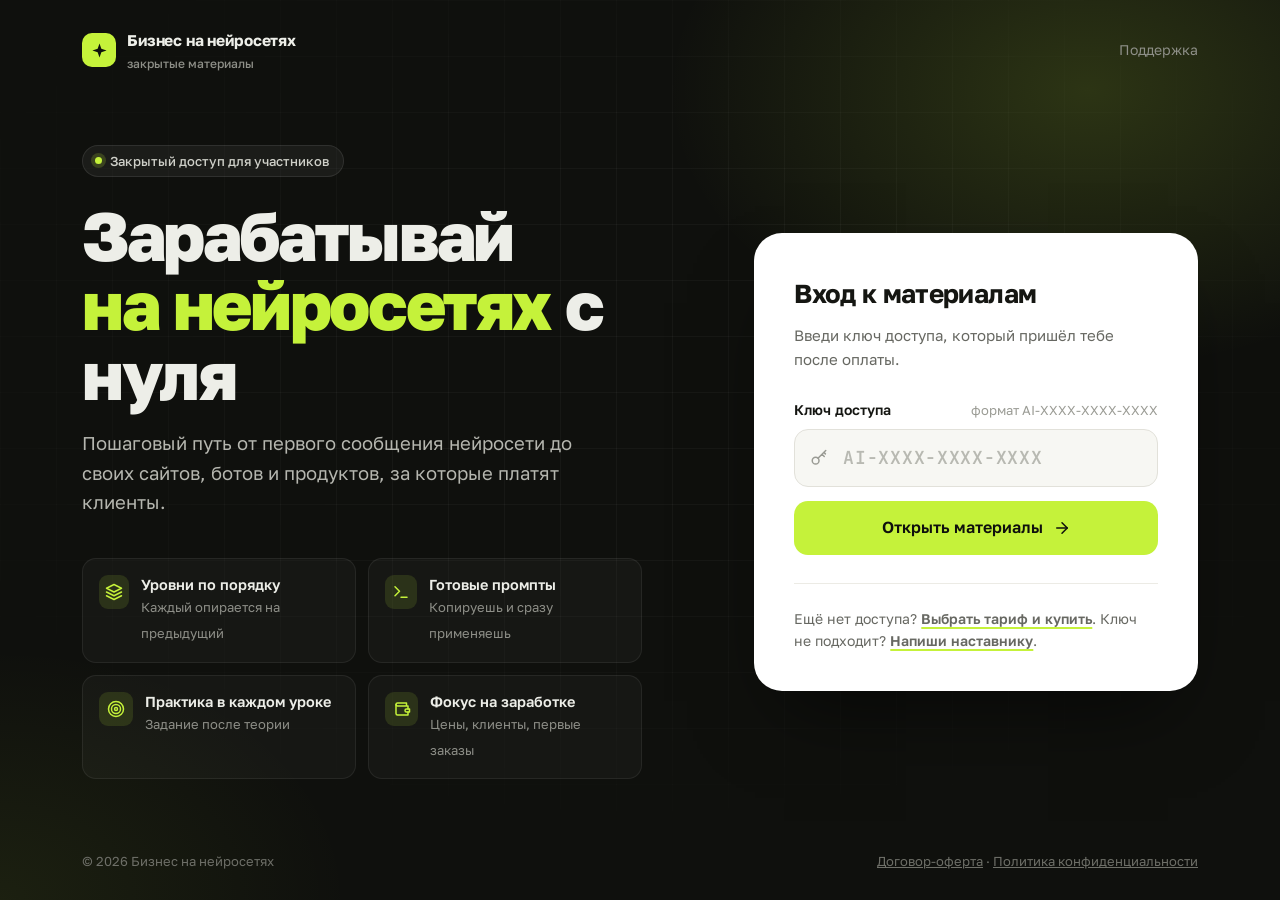
<file: index.html>
<!doctype html>
<html lang="ru">
<head>
<meta charset="utf-8">
<meta name="viewport" content="width=device-width, initial-scale=1, viewport-fit=cover">
<meta name="robots" content="noindex">
<meta name="description" content="Закрытая платформа материалов «Бизнес на нейросетях»">
<meta name="theme-color" content="#0F100D">
<title>Бизнес на нейросетях · материалы</title>
<link rel="icon" href="data:image/svg+xml,%3Csvg xmlns='http://www.w3.org/2000/svg' viewBox='0 0 32 32'%3E%3Crect width='32' height='32' rx='9' fill='%230F100D'/%3E%3Cpath d='M16 6l2.3 6.7L25 15l-6.7 2.3L16 24l-2.3-6.7L7 15l6.7-2.3z' fill='%23C5F23A'/%3E%3C/svg%3E">
<link rel="preconnect" href="https://fonts.googleapis.com">
<link rel="preconnect" href="https://fonts.gstatic.com" crossorigin>
<link rel="stylesheet" href="https://fonts.googleapis.com/css2?family=Golos+Text:wght@400;500;600;700;800&family=JetBrains+Mono:wght@500;700&display=swap">
<script>
  // тема до отрисовки, чтобы не было вспышки
  (function(){ var t; try { t = localStorage.getItem("theme"); } catch(e){}
    if(!t) t = matchMedia("(prefers-color-scheme: dark)").matches ? "dark" : "light";
    document.documentElement.dataset.theme = t; })();
</script>
<style>
:root{
  --bg:#F5F5F1; --surface:#FFFFFF; --surface-2:#F9F9F6; --line:#E7E6E0; --line-strong:#D3D2CA;
  --text:#151612; --muted:#676862; --faint:#9A9B94;
  --ink:#0F100D; --ink-2:#171814; --ink-3:#1F201B; --ink-line:#272822; --ink-text:#EDEEE8; --ink-muted:#8E8F88;
  --accent:#C5F23A; --accent-hover:#B4E224; --on-accent:#0F100D; --accent-soft:#EEF8CC; --accent-text:#4A6100; --bullet:#86AE0B;
  --note-bg:#FFF7DB; --note-line:#F0D36A; --note-text:#5A4300;
  --danger:#D92D20;
  --r-sm:10px; --r:14px; --r-lg:20px; --r-xl:28px;
  --shadow:0 1px 2px rgba(15,16,13,.04),0 10px 30px -12px rgba(15,16,13,.12);
  --shadow-lg:0 2px 4px rgba(15,16,13,.04),0 24px 60px -20px rgba(15,16,13,.25);
  --font:"Golos Text",system-ui,-apple-system,"Segoe UI",Roboto,sans-serif;
  --mono:"JetBrains Mono",ui-monospace,"SF Mono",Menlo,Consolas,monospace;
  --side-w:316px;
  color-scheme:light;
}
:root[data-theme="dark"]{
  --bg:#0E0F0C; --surface:#161713; --surface-2:#1B1C18; --line:#272823; --line-strong:#353630;
  --text:#ECEDE7; --muted:#A2A39B; --faint:#6F706A;
  --ink-2:#121310; --ink-3:#1A1B17;
  --accent-soft:#222A0C; --accent-text:#D2F46A; --bullet:#C5F23A;
  --note-bg:#262110; --note-line:#5C4C14; --note-text:#F0DE9C;
  --danger:#FF7B6E;
  --shadow:0 1px 2px rgba(0,0,0,.3),0 10px 30px -12px rgba(0,0,0,.5);
  --shadow-lg:0 24px 60px -20px rgba(0,0,0,.7);
  color-scheme:dark;
}
*,*::before,*::after{box-sizing:border-box}
html{-webkit-text-size-adjust:100%;scroll-behavior:smooth}
@media (prefers-reduced-motion:reduce){html{scroll-behavior:auto}*,*::before,*::after{transition:none!important;animation:none!important}}
body{margin:0;min-height:100vh;background:var(--bg);color:var(--text);font:400 16px/1.6 var(--font);-webkit-font-smoothing:antialiased;-moz-osx-font-smoothing:grayscale;text-rendering:optimizeLegibility}
a{color:inherit}
button{font:inherit;color:inherit;cursor:pointer}
svg{flex-shrink:0}
:focus-visible{outline:2px solid var(--accent);outline-offset:3px;border-radius:8px}
.hidden{display:none!important}
.sr-only{position:absolute;width:1px;height:1px;overflow:hidden;clip:rect(0 0 0 0);white-space:nowrap}

/* ---------- кнопки и чипы ---------- */
.btn{display:inline-flex;align-items:center;justify-content:center;gap:10px;min-height:48px;padding:0 22px;border-radius:12px;border:1px solid transparent;font-weight:600;font-size:15.5px;text-decoration:none;white-space:nowrap;transition:background .15s,border-color .15s,transform .15s,box-shadow .15s}
.btn:active{transform:translateY(1px)}
.btn-accent{background:var(--accent);color:var(--on-accent)}
.btn-accent:hover{background:var(--accent-hover)}
.btn-dark{background:var(--ink);color:#fff}
.btn-dark:hover{background:#25261F}
[data-theme="dark"] .btn-dark{background:var(--accent);color:var(--on-accent)}
.btn-ghost{background:transparent;border-color:var(--line-strong);color:var(--text)}
.btn-ghost:hover{border-color:var(--text)}
.btn-lg{min-height:54px;padding:0 26px;font-size:16px;border-radius:14px}
.chip{display:inline-flex;align-items:center;gap:6px;height:26px;padding:0 10px;border-radius:999px;font-size:12.5px;font-weight:600;white-space:nowrap;background:var(--surface-2);color:var(--muted);border:1px solid var(--line)}
.chip svg{width:13px;height:13px}
.chip-accent{background:var(--accent-soft);color:var(--accent-text);border-color:transparent}
.chip-dark{background:var(--ink);color:var(--ink-text);border-color:transparent}
[data-theme="dark"] .chip-dark{background:var(--ink-3);border-color:var(--line)}

/* ---------- загрузка ---------- */
.boot{position:fixed;inset:0;display:grid;place-items:center;background:var(--ink);z-index:100}
.boot-inner{display:flex;flex-direction:column;align-items:center;gap:18px;color:var(--ink-muted);font-size:14px}
.spinner{width:28px;height:28px;border-radius:50%;border:2.5px solid #2B2C26;border-top-color:var(--accent);animation:spin .8s linear infinite}
@keyframes spin{to{transform:rotate(360deg)}}

/* ---------- логотип ---------- */
.logo{display:inline-flex;align-items:center;gap:11px;text-decoration:none;color:inherit;font-weight:700;font-size:15.5px;letter-spacing:-.01em}
.logo-mark{width:34px;height:34px;border-radius:10px;background:var(--accent);color:var(--on-accent);display:grid;place-items:center}
.logo small{display:block;font-size:12px;font-weight:500;color:var(--ink-muted);letter-spacing:0;margin-top:1px}

/* ---------- вход ---------- */
.gate{min-height:100vh;min-height:100dvh;background:var(--ink);color:var(--ink-text);position:relative;overflow:hidden;display:flex;flex-direction:column}
.gate::before{content:"";position:absolute;inset:0;background:
  radial-gradient(600px 400px at 85% 10%,rgba(197,242,58,.16),transparent 70%),
  radial-gradient(500px 360px at 0% 100%,rgba(197,242,58,.07),transparent 70%);pointer-events:none}
.gate::after{content:"";position:absolute;inset:0;background-image:linear-gradient(rgba(255,255,255,.035) 1px,transparent 1px),linear-gradient(90deg,rgba(255,255,255,.035) 1px,transparent 1px);background-size:56px 56px;mask-image:radial-gradient(ellipse 80% 70% at 50% 40%,#000 30%,transparent 80%);-webkit-mask-image:radial-gradient(ellipse 80% 70% at 50% 40%,#000 30%,transparent 80%);pointer-events:none}
.gate-top,.gate-main,.gate-foot{position:relative;z-index:1;width:100%;max-width:1180px;margin:0 auto;padding-left:32px;padding-right:32px}
.gate-top{display:flex;align-items:center;justify-content:space-between;padding-top:28px}
.gate-top a.help{color:var(--ink-muted);font-size:14px;text-decoration:none}
.gate-top a.help:hover{color:var(--ink-text)}
.gate-main{flex:1;display:grid;grid-template-columns:minmax(0,1.15fr) minmax(0,.85fr);gap:72px;align-items:center;padding-top:48px;padding-bottom:48px}
.badge-live{display:inline-flex;align-items:center;gap:8px;height:32px;padding:0 14px 0 12px;border-radius:999px;background:rgba(255,255,255,.05);border:1px solid rgba(255,255,255,.09);font-size:13px;font-weight:500;color:#CFD0C9}
.badge-live i{width:7px;height:7px;border-radius:50%;background:var(--accent);box-shadow:0 0 0 4px rgba(197,242,58,.18)}
.gate h1{font-size:clamp(40px,5.6vw,68px);line-height:1.02;letter-spacing:-.035em;font-weight:800;margin:24px 0 20px}
.gate h1 em{font-style:normal;color:var(--accent)}
.gate-lead{font-size:18.5px;line-height:1.6;color:#B5B6AF;max-width:520px;margin:0 0 40px}
.features{list-style:none;margin:0;padding:0;display:grid;grid-template-columns:repeat(2,minmax(0,1fr));gap:12px;max-width:560px}
.features li{display:flex;gap:12px;align-items:flex-start;padding:16px;border-radius:var(--r);background:rgba(255,255,255,.03);border:1px solid rgba(255,255,255,.07)}
.features .fi{width:34px;height:34px;border-radius:9px;background:rgba(197,242,58,.12);color:var(--accent);display:grid;place-items:center}
.features b{display:block;font-size:14.5px;font-weight:600;color:var(--ink-text);line-height:1.35}
.features span{font-size:13px;color:var(--ink-muted);line-height:1.45}
.login-card{background:#fff;color:#151612;border-radius:var(--r-xl);padding:40px;box-shadow:0 40px 80px -30px rgba(0,0,0,.6)}
[data-theme="dark"] .login-card{background:var(--surface);color:var(--text);border:1px solid var(--line)}
.login-card h2{font-size:26px;letter-spacing:-.025em;margin:0 0 8px;font-weight:700}
.login-card > p{margin:0 0 28px;color:#676862;font-size:15px}
[data-theme="dark"] .login-card > p{color:var(--muted)}
.field-label{display:flex;justify-content:space-between;align-items:baseline;font-weight:600;font-size:14px;margin-bottom:8px}
.field-label span{font-weight:400;color:var(--faint);font-size:13px}
.key-wrap{position:relative}
.key-wrap svg{position:absolute;left:16px;top:50%;transform:translateY(-50%);color:#9A9B94;pointer-events:none}
.key-input{width:100%;height:58px;border-radius:14px;border:1.5px solid #E2E1DA;background:#F7F7F3;color:#151612;font:600 18px/1 var(--mono);letter-spacing:.04em;padding:0 16px 0 48px;text-transform:uppercase;transition:border-color .15s,box-shadow .15s,background .15s}
[data-theme="dark"] .key-input{background:var(--bg);border-color:var(--line-strong);color:var(--text)}
.key-input::placeholder{color:#B8B9B2;letter-spacing:.04em}
.key-input:focus{outline:none;border-color:#151612;background:#fff;box-shadow:0 0 0 4px rgba(197,242,58,.45)}
[data-theme="dark"] .key-input:focus{border-color:var(--accent);background:var(--bg);box-shadow:0 0 0 4px rgba(197,242,58,.15)}
.key-input[aria-invalid="true"]{border-color:var(--danger)}
.login-card .btn{width:100%;margin-top:14px}
.btn .spinner{width:18px;height:18px;border-width:2px;border-color:rgba(15,16,13,.25);border-top-color:var(--on-accent)}
.gate-error{display:flex;gap:8px;align-items:flex-start;margin-top:14px;color:var(--danger);font-size:14px;line-height:1.45}
.gate-error:empty{display:none}
.login-help{margin-top:28px;padding-top:24px;border-top:1px solid #ECEBE5;font-size:14px;color:#676862;line-height:1.55}
[data-theme="dark"] .login-help{border-color:var(--line);color:var(--muted)}
.login-help a{color:inherit;font-weight:600;text-decoration:underline;text-underline-offset:3px;text-decoration-color:var(--accent);text-decoration-thickness:2px}
.gate-foot{display:flex;justify-content:space-between;gap:16px;padding-bottom:28px;font-size:13px;color:#6E6F68}
.gate-foot a{color:inherit}
/* экран принятия договора */
.accept-main{flex:1;display:flex;align-items:center;justify-content:center;padding-top:40px;padding-bottom:40px}
.accept-card{max-width:620px;width:100%}
.accept-card .step{display:inline-block;font-size:12.5px;font-weight:600;letter-spacing:.06em;text-transform:uppercase;color:#676862;margin-bottom:10px}
.accept-terms{list-style:none;margin:0 0 24px;padding:18px 20px;border-radius:16px;background:#F7F7F3;border:1px solid #ECEBE5;display:grid;gap:10px;font-size:14.5px;line-height:1.5;color:#3A3B36}
[data-theme="dark"] .accept-terms{background:var(--bg);border-color:var(--line);color:var(--muted)}
.accept-terms li{display:flex;gap:10px;align-items:flex-start}
.accept-terms li svg{flex:none;margin-top:3px;color:#7FA312}
.check{display:flex;gap:12px;align-items:flex-start;padding:14px 16px;border:1.5px solid #E2E1DA;border-radius:14px;cursor:pointer;font-size:15px;line-height:1.5;margin-bottom:10px;transition:border-color .15s,background .15s}
[data-theme="dark"] .check{border-color:var(--line-strong)}
.check:hover{border-color:#B8B9B2}
.check:has(input:checked){border-color:#151612;background:rgba(197,242,58,.12)}
[data-theme="dark"] .check:has(input:checked){border-color:var(--accent)}
.check input{flex:none;width:20px;height:20px;margin:2px 0 0;accent-color:#151612;cursor:pointer}
[data-theme="dark"] .check input{accent-color:var(--accent)}
.check a{color:inherit;font-weight:600;text-decoration:underline;text-underline-offset:3px;text-decoration-color:var(--accent);text-decoration-thickness:2px}
.accept-card .btn:disabled{opacity:.45;cursor:not-allowed}
.device-limit{margin-top:16px;padding:18px;border-radius:16px;background:#FFF6E5;border:1px solid #F3DDAF;color:#5A4413;font-size:14.5px;line-height:1.55}
[data-theme="dark"] .device-limit{background:rgba(255,184,77,.08);border-color:rgba(255,184,77,.25);color:var(--text)}
.device-limit b{display:block;font-size:15.5px;margin-bottom:6px}
.device-limit ul{margin:10px 0 14px;padding-left:20px}
.device-limit li{margin-bottom:4px}
.device-limit .btn{width:100%;margin-top:0}
.accept-note{margin:14px 0 0;font-size:13px;color:#8A8B84;line-height:1.5}
@media (max-width:960px){
  .gate-main{display:flex;flex-direction:column;align-items:stretch;gap:0;padding-top:32px}
  .gate-intro{display:contents}
  .badge-live{align-self:flex-start}
  .gate-lead{margin-bottom:28px}
  .login-card{order:1;margin-bottom:28px}
  .features{order:2;max-width:none}
}
@media (max-width:560px){
  .gate-top,.gate-main,.gate-foot{padding-left:18px;padding-right:18px}
  .features{grid-template-columns:1fr}
  .login-card{padding:28px 22px;border-radius:22px}
  .gate-foot{flex-direction:column;gap:4px}
}

/* ---------- приложение ---------- */
.app{display:flex;min-height:100vh}
.side{width:var(--side-w);flex-shrink:0;background:var(--ink);color:var(--ink-text);position:sticky;top:0;height:100vh;height:100dvh;display:flex;flex-direction:column;border-right:1px solid transparent}
[data-theme="dark"] .side{background:var(--ink-2);border-right-color:var(--line)}
.side-top{padding:22px 20px 18px}
.side-scroll{flex:1;overflow-y:auto;padding:4px 12px 20px;scrollbar-width:thin;scrollbar-color:#2C2D27 transparent}
.side-foot{padding:14px 16px;border-top:1px solid var(--ink-line);display:flex;gap:8px}
.me{display:flex;align-items:center;gap:12px;margin-top:22px;padding:12px;border-radius:var(--r);background:rgba(255,255,255,.04);border:1px solid var(--ink-line)}
.avatar{width:40px;height:40px;border-radius:50%;background:linear-gradient(135deg,#D8F86A,#9BCB12);color:#0F100D;display:grid;place-items:center;font-weight:700;font-size:15px}
.me-name{font-weight:600;font-size:14.5px;line-height:1.3;overflow:hidden;text-overflow:ellipsis;white-space:nowrap}
.me-tariff{font-size:12.5px;color:var(--ink-muted)}
.me > div{min-width:0}
.prog{margin-top:16px;padding:0 2px}
.prog-row{display:flex;justify-content:space-between;font-size:13px;color:var(--ink-muted);margin-bottom:8px}
.prog-row b{color:var(--ink-text);font-weight:600}
.bar{height:6px;border-radius:6px;background:#262722;overflow:hidden}
.bar > span{display:block;height:100%;width:0;border-radius:6px;background:var(--accent);transition:width .5s cubic-bezier(.2,.8,.2,1)}
.side-label{font-size:11.5px;font-weight:600;letter-spacing:.08em;text-transform:uppercase;color:#6E6F68;padding:14px 10px 8px}
.lvl + .lvl{margin-top:2px}
.lvl-head{display:flex;align-items:center;gap:12px;width:100%;border:0;background:none;color:var(--ink-text);text-align:left;padding:9px 10px;border-radius:12px}
.lvl-head:hover{background:rgba(255,255,255,.04)}
.lvl-badge{width:30px;height:30px;border-radius:9px;display:grid;place-items:center;font-weight:700;font-size:14px;background:#22231E;color:var(--ink-text)}
.lvl.is-active .lvl-badge{background:var(--accent);color:var(--on-accent)}
.lvl.is-done .lvl-badge{background:rgba(197,242,58,.14);color:var(--accent)}
.lvl.is-muted .lvl-badge{color:#6E6F68}
.lvl-info{flex:1;min-width:0}
.lvl-name{display:block;font-size:14.5px;font-weight:600;line-height:1.3}
.lvl.is-muted .lvl-name{color:#A4A59E}
.lvl-meta{display:flex;align-items:center;gap:5px;font-size:12px;color:#7A7B74;margin-top:1px}
.lvl-meta svg{width:12px;height:12px}
.chev{color:#5F605A;transition:transform .2s}
.lvl.is-open .chev{transform:rotate(90deg)}
.lessons{list-style:none;margin:2px 0 8px;padding:0 0 0 25px;display:none;position:relative}
.lvl.is-open .lessons{display:block}
.lessons::before{content:"";position:absolute;left:24px;top:6px;bottom:6px;width:1px;background:var(--ink-line)}
.les{display:flex;align-items:flex-start;gap:10px;padding:8px 10px 8px 0;border-radius:10px;text-decoration:none;font-size:13.5px;line-height:1.4;color:#A4A59E;position:relative}
a.les:hover{color:var(--ink-text);background:rgba(255,255,255,.04)}
.les-ico{width:20px;height:20px;flex-shrink:0;border-radius:50%;display:grid;place-items:center;background:var(--ink);border:1.5px solid #3A3B35;margin-top:-1px;position:relative;z-index:1}
[data-theme="dark"] .les-ico{background:var(--ink-2)}
.les-ico svg{width:11px;height:11px}
.les.done .les-ico{background:var(--accent);border-color:var(--accent);color:var(--on-accent)}
.les.current{color:#fff;background:rgba(197,242,58,.09)}
.les.current .les-ico{border-color:var(--accent);box-shadow:0 0 0 3px rgba(197,242,58,.18)}
.les.current:not(.done) .les-ico::after{content:"";width:6px;height:6px;border-radius:50%;background:var(--accent)}
.les.locked .les-ico,.les.soon .les-ico{border-color:transparent;background:transparent;color:#5F605A}
.les.soon{color:#61625C;cursor:default}
.les-num{color:#6E6F68;font-variant-numeric:tabular-nums;margin-right:4px}
.les.current .les-num{color:var(--accent)}
.les small{display:block;font-size:11.5px;color:#6E6F68;margin-top:1px}
.icon-btn{display:inline-flex;align-items:center;justify-content:center;gap:8px;height:40px;padding:0 14px;border-radius:10px;border:1px solid var(--ink-line);background:none;color:#B5B6AF;font-size:13.5px;font-weight:500}
.icon-btn:hover{color:#fff;border-color:#3A3B35;background:rgba(255,255,255,.03)}
.side-foot .icon-btn:last-child{flex:1}

main{flex:1;min-width:0;display:flex;flex-direction:column}
.topbar{position:sticky;top:0;z-index:15;height:64px;display:flex;align-items:center;gap:14px;padding:0 32px;background:color-mix(in srgb,var(--bg) 82%,transparent);backdrop-filter:saturate(1.6) blur(14px);-webkit-backdrop-filter:saturate(1.6) blur(14px);border-bottom:1px solid var(--line)}
.crumbs{display:flex;align-items:center;gap:8px;font-size:14px;color:var(--muted);min-width:0;overflow:hidden;white-space:nowrap}
.crumbs a{text-decoration:none}
.crumbs a:hover{color:var(--text)}
.crumbs .sep{color:var(--line-strong)}
.crumbs .cur{color:var(--text);font-weight:600;overflow:hidden;text-overflow:ellipsis}
.top-right{margin-left:auto;display:flex;align-items:center;gap:10px}
.menu-btn{display:none;align-items:center;gap:8px;height:40px;padding:0 14px;border-radius:10px;border:1px solid var(--line-strong);background:var(--surface);font-size:14px;font-weight:600}
.top-prog{display:none;font-size:13px;color:var(--muted);font-weight:500}
.read-bar{position:absolute;left:0;bottom:-1px;height:2px;width:0;background:var(--accent);transition:width .1s linear}
.view{width:100%;max-width:880px;margin:0 auto;padding:44px 40px 96px;outline:none;animation:fade .35s ease both}
@keyframes fade{from{opacity:0;transform:translateY(6px)}to{opacity:1;transform:none}}
.scrim{position:fixed;inset:0;background:rgba(10,11,8,.55);z-index:25;backdrop-filter:blur(2px);animation:fadein .2s}
@keyframes fadein{from{opacity:0}}
@media (max-width:1000px){
  .side{position:fixed;inset:0 auto 0 0;z-index:30;width:min(var(--side-w),88vw);transform:translateX(-102%);transition:transform .28s cubic-bezier(.2,.8,.2,1);box-shadow:var(--shadow-lg)}
  .side.open{transform:none}
  .menu-btn{display:inline-flex}
  .top-prog{display:block}
  .crumbs{display:none}
  .topbar{padding:0 18px}
  .view{padding:28px 20px 80px}
}

/* ---------- главная ---------- */
.hero{position:relative;overflow:hidden;background:var(--ink);color:var(--ink-text);border-radius:var(--r-xl);padding:40px;display:grid;grid-template-columns:minmax(0,1fr) auto;gap:32px;align-items:center}
[data-theme="dark"] .hero{background:var(--surface);border:1px solid var(--line)}
.hero::before{content:"";position:absolute;right:-120px;top:-160px;width:460px;height:460px;border-radius:50%;background:radial-gradient(closest-side,rgba(197,242,58,.22),transparent);pointer-events:none}
.hero > *{position:relative}
.hero .chip{background:rgba(197,242,58,.12);color:var(--accent);border-color:transparent}
.hero h1{font-size:clamp(32px,4.4vw,46px);line-height:1.08;letter-spacing:-.035em;font-weight:800;margin:18px 0 12px}
.hero p{margin:0 0 28px;color:#B5B6AF;font-size:16.5px;max-width:480px}
[data-theme="dark"] .hero p{color:var(--muted)}
.hero-next{margin-top:14px;font-size:13.5px;color:var(--ink-muted)}
.hero-next b{color:var(--ink-text);font-weight:600}
.ring{position:relative;width:164px;height:164px}
.ring svg{transform:rotate(-90deg)}
.ring-track{stroke:#262722}
[data-theme="dark"] .ring-track{stroke:var(--line)}
.ring-val{stroke:var(--accent);transition:stroke-dashoffset .8s cubic-bezier(.2,.8,.2,1)}
.ring-txt{position:absolute;inset:0;display:grid;place-content:center;text-align:center}
.ring-txt b{font-size:38px;font-weight:800;letter-spacing:-.04em;line-height:1}
.ring-txt span{font-size:12.5px;color:var(--ink-muted);margin-top:6px}
.stats{display:grid;grid-template-columns:repeat(3,minmax(0,1fr));gap:14px;margin-top:16px}
.stat{background:var(--surface);border:1px solid var(--line);border-radius:var(--r-lg);padding:18px 20px}
.stat b{display:block;font-size:26px;font-weight:700;letter-spacing:-.03em;line-height:1.1;font-variant-numeric:tabular-nums}
.stat span{font-size:13.5px;color:var(--muted)}
.sec-head{display:flex;align-items:flex-end;justify-content:space-between;gap:16px;margin:52px 0 18px}
.sec-head h2{font-size:24px;letter-spacing:-.025em;margin:0;font-weight:700}
.sec-head p{margin:4px 0 0;color:var(--muted);font-size:14.5px}
.levels{display:grid;gap:12px}
.lcard{display:grid;grid-template-columns:auto minmax(0,1fr) auto;gap:20px;align-items:center;padding:20px 22px;border-radius:var(--r-lg);background:var(--surface);border:1px solid var(--line);text-decoration:none;color:inherit;transition:border-color .15s,box-shadow .2s,transform .2s}
a.lcard:hover{border-color:var(--line-strong);box-shadow:var(--shadow);transform:translateY(-1px)}
.lcard-num{width:52px;height:52px;border-radius:14px;display:grid;place-items:center;font-size:21px;font-weight:800;background:var(--surface-2);border:1px solid var(--line);color:var(--muted)}
.lcard.is-open .lcard-num{background:var(--ink);color:var(--accent);border-color:var(--ink)}
[data-theme="dark"] .lcard.is-open .lcard-num{background:var(--accent);color:var(--on-accent);border-color:var(--accent)}
.lcard.is-done .lcard-num{background:var(--accent-soft);color:var(--accent-text);border-color:transparent}
.lcard-top{display:flex;align-items:center;flex-wrap:wrap;gap:8px 12px}
.lcard h3{margin:0;font-size:17.5px;letter-spacing:-.015em;font-weight:700}
.lcard p{margin:3px 0 0;color:var(--muted);font-size:14.5px;line-height:1.5}
.lcard-foot{display:flex;align-items:center;gap:12px;margin-top:12px;font-size:12.5px;color:var(--faint);font-variant-numeric:tabular-nums}
.mini{flex:1;max-width:220px;height:5px;border-radius:5px;background:var(--line);overflow:hidden}
.mini span{display:block;height:100%;background:var(--accent);border-radius:5px}
.lcard-go{width:38px;height:38px;border-radius:50%;display:grid;place-items:center;border:1px solid var(--line);color:var(--muted);transition:all .15s}
a.lcard:hover .lcard-go{background:var(--ink);color:#fff;border-color:var(--ink)}
[data-theme="dark"] a.lcard:hover .lcard-go{background:var(--accent);color:var(--on-accent);border-color:var(--accent)}
.lcard.is-muted{background:transparent}
.lcard.is-muted h3{color:var(--muted)}
.upsell{margin-top:28px;display:flex;align-items:center;justify-content:space-between;gap:24px;padding:26px 28px;border-radius:var(--r-lg);background:var(--accent);color:var(--on-accent)}
.upsell h3{margin:0 0 4px;font-size:19px;letter-spacing:-.02em}
.upsell p{margin:0;font-size:14.5px;opacity:.78;max-width:520px}
.upsell .btn{background:var(--ink);color:#fff}
.upsell .btn:hover{background:#25261F}
@media (max-width:700px){
  .hero{grid-template-columns:1fr;padding:28px 24px;border-radius:22px}
  .ring{width:120px;height:120px;order:-1}
  .ring-txt b{font-size:28px}
  .hero .btn{width:100%}
  .stats{grid-template-columns:1fr 1fr 1fr;gap:8px}
  .stat{padding:14px}
  .stat b{font-size:20px}
  .stat span{font-size:12px}
  .lcard{grid-template-columns:auto minmax(0,1fr);gap:14px;padding:16px}
  .lcard-num{width:42px;height:42px;font-size:17px;border-radius:12px}
  .lcard-go{display:none}
  .upsell{flex-direction:column;align-items:flex-start;padding:22px}
}

/* ---------- урок ---------- */
.l-head{margin-bottom:40px;padding-bottom:32px;border-bottom:1px solid var(--line)}
.l-kicker{display:flex;flex-wrap:wrap;align-items:center;gap:10px;font-size:14px;color:var(--muted)}
.l-num{display:inline-flex;align-items:center;height:30px;padding:0 12px;border-radius:8px;background:var(--ink);color:var(--accent);font:700 14px/1 var(--mono);letter-spacing:.02em}
[data-theme="dark"] .l-num{background:var(--accent);color:var(--on-accent)}
.l-head h1{font-size:clamp(32px,4.6vw,50px);line-height:1.08;letter-spacing:-.035em;font-weight:800;margin:18px 0 20px;text-wrap:balance}
.l-meta{display:flex;flex-wrap:wrap;gap:8px}
.prose{font-size:17.5px;line-height:1.75;color:var(--text)}
.prose > p{margin:0 0 20px}
.prose > p:first-child{font-size:20px;line-height:1.6;color:var(--text);letter-spacing:-.005em}
.prose h2{font-size:25px;line-height:1.3;letter-spacing:-.025em;font-weight:700;margin:52px 0 16px}
.prose b,.prose strong{font-weight:650}
.prose ul:not(.prices),.prose ol{list-style:none;margin:0 0 22px;padding:0}
.prose ul:not(.prices) > li{position:relative;padding-left:28px;margin:0 0 10px}
.prose ul:not(.prices) > li::before{content:"";position:absolute;left:8px;top:.72em;width:7px;height:7px;border-radius:50%;background:var(--bullet)}
.prose ol{counter-reset:o}
.prose ol > li{position:relative;padding-left:42px;margin:0 0 12px;counter-increment:o;min-height:28px}
.prose ol > li::before{content:counter(o);position:absolute;left:0;top:1px;width:28px;height:28px;border-radius:8px;display:grid;place-items:center;background:var(--surface);border:1px solid var(--line);font-size:13px;font-weight:700;line-height:1;color:var(--text)}
.prose .prompt{background:var(--surface);border:1px solid var(--line);border-radius:var(--r-lg);margin:0 0 20px;overflow:hidden;box-shadow:0 1px 2px rgba(15,16,13,.03)}
.prose .prompt-top{display:flex;justify-content:space-between;align-items:center;gap:12px;padding:10px 12px 10px 18px;background:var(--surface-2);border-bottom:1px solid var(--line)}
.prose .prompt-label{display:inline-flex;align-items:center;gap:8px;font-size:13px;font-weight:600;color:var(--muted);text-transform:uppercase;letter-spacing:.06em}
.prose .prompt-label::before{content:"";width:8px;height:8px;border-radius:2px;background:var(--accent);box-shadow:0 0 0 3px var(--accent-soft)}
.prose .copy{display:inline-flex;align-items:center;gap:6px;height:32px;padding:0 12px;border-radius:8px;border:1px solid var(--line);background:var(--surface);font-size:13px;font-weight:600;color:var(--text);transition:border-color .15s}
.prose .copy:hover{border-color:var(--text)}
.prose .copy::before{content:"";width:14px;height:14px;background:currentColor;-webkit-mask:var(--i-copy) center/contain no-repeat;mask:var(--i-copy) center/contain no-repeat}
.prose .prompt-text{margin:0;padding:18px 20px;font-size:16.5px;line-height:1.65;font-weight:500}
:root{--i-copy:url("data:image/svg+xml,%3Csvg xmlns='http://www.w3.org/2000/svg' viewBox='0 0 24 24' fill='none' stroke='%23000' stroke-width='2' stroke-linecap='round' stroke-linejoin='round'%3E%3Crect x='9' y='9' width='12' height='12' rx='2'/%3E%3Cpath d='M5 15H4a2 2 0 0 1-2-2V4a2 2 0 0 1 2-2h9a2 2 0 0 1 2 2v1'/%3E%3C/svg%3E");
  --i-bulb:url("data:image/svg+xml,%3Csvg xmlns='http://www.w3.org/2000/svg' viewBox='0 0 24 24' fill='none' stroke='%23000' stroke-width='2' stroke-linecap='round' stroke-linejoin='round'%3E%3Cpath d='M9 18h6M10 22h4M12 2a7 7 0 0 0-4 12.7c.6.5 1 1.2 1 2.3h6c0-1.1.4-1.8 1-2.3A7 7 0 0 0 12 2z'/%3E%3C/svg%3E");
  --i-target:url("data:image/svg+xml,%3Csvg xmlns='http://www.w3.org/2000/svg' viewBox='0 0 24 24' fill='none' stroke='%23000' stroke-width='2' stroke-linecap='round' stroke-linejoin='round'%3E%3Ccircle cx='12' cy='12' r='10'/%3E%3Ccircle cx='12' cy='12' r='6'/%3E%3Ccircle cx='12' cy='12' r='2'/%3E%3C/svg%3E");
  --i-list:url("data:image/svg+xml,%3Csvg xmlns='http://www.w3.org/2000/svg' viewBox='0 0 24 24' fill='none' stroke='%23000' stroke-width='2' stroke-linecap='round' stroke-linejoin='round'%3E%3Cpath d='M9 11l3 3L22 4'/%3E%3Cpath d='M21 12v7a2 2 0 0 1-2 2H5a2 2 0 0 1-2-2V5a2 2 0 0 1 2-2h11'/%3E%3C/svg%3E")}
.prose .note{position:relative;background:var(--note-bg);color:var(--note-text);border:1px solid var(--note-line);border-radius:var(--r);padding:16px 20px 16px 52px;margin:0 0 22px;font-size:16px;line-height:1.6}
.prose .note::before{content:"";position:absolute;left:18px;top:18px;width:20px;height:20px;background:currentColor;-webkit-mask:var(--i-bulb) center/contain no-repeat;mask:var(--i-bulb) center/contain no-repeat}
.prose .note p:last-child{margin-bottom:0}
.prose .summary{background:var(--surface);border:1px solid var(--line);border-radius:var(--r-lg);padding:26px 28px;margin:44px 0 0;box-shadow:inset 4px 0 0 var(--accent)}
.prose .summary h2,.prose .task h2{display:flex;align-items:center;gap:10px;margin:0 0 14px;font-size:20px}
.prose .summary h2::before,.prose .task h2::before{content:"";width:22px;height:22px;background:currentColor;-webkit-mask:var(--i-list) center/contain no-repeat;mask:var(--i-list) center/contain no-repeat}
.prose .summary > :last-child{margin-bottom:0}
.prose .task{background:var(--ink);color:#E6E7E1;border-radius:var(--r-lg);padding:28px 30px;margin:44px 0 0;position:relative;overflow:hidden}
[data-theme="dark"] .prose .task{background:var(--surface);border:1px solid var(--line)}
.prose .task::after{content:"";position:absolute;right:-60px;bottom:-80px;width:220px;height:220px;border-radius:50%;background:radial-gradient(closest-side,rgba(197,242,58,.16),transparent);pointer-events:none}
.prose .task h2{color:var(--accent)}
.prose .task h2::before{-webkit-mask-image:var(--i-target);mask-image:var(--i-target)}
.prose .task p{margin:0;font-size:16.5px;position:relative}
.prose .task p + p{margin-top:12px}
.prose .prices{list-style:none;padding:0;margin:0 0 20px;background:var(--surface);border:1px solid var(--line);border-radius:var(--r-lg);overflow:hidden}
.prose .prices li{display:flex;justify-content:space-between;align-items:center;gap:16px;padding:14px 20px;margin:0;font-size:16px}
.prose .prices li + li{border-top:1px solid var(--line)}
.prose .prices b{font-weight:700;font-size:16.5px;white-space:nowrap;font-variant-numeric:tabular-nums;letter-spacing:-.01em}
.prose .total{display:flex;justify-content:space-between;align-items:center;gap:16px;background:var(--accent);color:var(--on-accent);border-radius:var(--r-lg);padding:18px 22px;margin:-8px 0 22px;font-weight:600}
.prose .total b{font-size:28px;font-weight:800;letter-spacing:-.03em;white-space:nowrap}
.prose .intro{background:var(--surface);border:1px solid var(--line);border-radius:var(--r);padding:16px 20px;margin:0 0 28px;font-size:16px;line-height:1.6;color:var(--muted)}
.prose .intro b{color:var(--text)}
.prose a{color:inherit;text-decoration:underline;text-decoration-color:var(--bullet);text-decoration-thickness:2px;text-underline-offset:3px}
.prose a:hover{text-decoration-color:var(--text)}
.prose li > ul,.prose li > ol{margin:10px 0 0}
.prose .shot:not(.ok){display:none}
.prose .shot{margin:8px 0 24px;border:1px solid var(--line);border-radius:var(--r-lg);overflow:hidden;background:var(--surface)}
.prose .shot img{display:block;width:100%;height:auto}
.prose .shot figcaption{padding:10px 16px;font-size:13.5px;color:var(--muted);border-top:1px solid var(--line)}
.prose .tbl{overflow-x:auto;margin:0 0 22px;border:1px solid var(--line);border-radius:var(--r-lg);background:var(--surface)}
.prose .tbl table{width:100%;border-collapse:collapse;font-size:15.5px}
.prose .tbl th,.prose .tbl td{text-align:left;padding:12px 16px;border-bottom:1px solid var(--line);vertical-align:top}
.prose .tbl th{font-size:13px;font-weight:600;color:var(--muted);text-transform:uppercase;letter-spacing:.05em;background:var(--surface-2)}
.prose .tbl tr:last-child td{border-bottom:0}
.prose .tbl td:last-child{white-space:nowrap;font-weight:700}
.prose .material{display:flex;align-items:center;gap:16px;margin:36px 0 0;padding:18px 20px;border-radius:var(--r-lg);background:var(--accent-soft);border:1px solid transparent}
[data-theme="dark"] .prose .material{border-color:#34401A}
.prose .material-ico{width:44px;height:44px;flex-shrink:0;border-radius:12px;background:var(--accent);color:var(--on-accent);display:grid;place-items:center}
.prose .material-ico::before{content:"";width:20px;height:20px;background:currentColor;-webkit-mask:var(--i-dl) center/contain no-repeat;mask:var(--i-dl) center/contain no-repeat}
.prose .material-info{flex:1;min-width:0}
.prose .material-info b{display:block;font-size:16px;line-height:1.35}
.prose .material-info span{display:block;font-size:14px;line-height:1.5;color:var(--muted);margin-top:2px}
.prose .dl{flex-shrink:0;height:42px;padding:0 18px;border-radius:10px;border:0;background:var(--ink);color:#fff;font-size:14.5px;font-weight:600}
.prose .dl:hover{background:#25261F}
[data-theme="dark"] .prose .dl{background:var(--accent);color:var(--on-accent)}
.prose .dl:disabled{opacity:.6;cursor:wait}
.prose .material + .task{margin-top:14px}
:root{--i-dl:url("data:image/svg+xml,%3Csvg xmlns='http://www.w3.org/2000/svg' viewBox='0 0 24 24' fill='none' stroke='%23000' stroke-width='2' stroke-linecap='round' stroke-linejoin='round'%3E%3Cpath d='M21 15v4a2 2 0 0 1-2 2H5a2 2 0 0 1-2-2v-4'/%3E%3Cpolyline points='7 10 12 15 17 10'/%3E%3Cline x1='12' y1='15' x2='12' y2='3'/%3E%3C/svg%3E")}
@media (max-width:600px){
  .prose .material{flex-wrap:wrap}
  .prose .dl{width:100%}
}
.l-done{margin-top:56px;display:flex;align-items:center;justify-content:space-between;gap:20px;padding:24px 26px;border-radius:var(--r-lg);background:var(--surface);border:1px solid var(--line)}
.l-done h3{margin:0 0 2px;font-size:17px;letter-spacing:-.015em}
.l-done p{margin:0;color:var(--muted);font-size:14.5px}
.done-btn[aria-pressed="true"]{background:var(--accent-soft);color:var(--accent-text);border-color:transparent}
.pager{display:grid;grid-template-columns:1fr 1fr;gap:12px;margin-top:14px}
.pager a{display:flex;flex-direction:column;gap:4px;padding:18px 20px;border-radius:var(--r-lg);border:1px solid var(--line);text-decoration:none;transition:border-color .15s,box-shadow .2s}
.pager a:hover{border-color:var(--line-strong);box-shadow:var(--shadow)}
.pager small{display:flex;align-items:center;gap:6px;font-size:13px;color:var(--muted)}
.pager span{font-weight:600;font-size:15.5px;line-height:1.4;letter-spacing:-.01em}
.pager .next{text-align:right;align-items:flex-end;grid-column:2}
.pager .next.primary{background:var(--ink);border-color:var(--ink);color:#fff}
.pager .next.primary small{color:var(--accent)}
[data-theme="dark"] .pager .next.primary{background:var(--accent);border-color:var(--accent);color:var(--on-accent)}
[data-theme="dark"] .pager .next.primary small{color:var(--on-accent);opacity:.7}
@media (max-width:600px){
  .prose{font-size:17px}
  .prose > p:first-child{font-size:18.5px}
  .prose h2{font-size:22px;margin-top:40px}
  .prose .task,.prose .summary{padding:22px}
  .prose .prices li{padding:12px 16px;font-size:15px}
  .prose .total b{font-size:23px}
  .l-done{flex-direction:column;align-items:stretch}
  .pager{grid-template-columns:1fr}
  .pager .next{grid-column:auto;order:-1}
}

/* ---------- закрытый урок ---------- */
.locked{max-width:620px;margin:24px auto 0;text-align:center}
.locked-ico{width:72px;height:72px;border-radius:22px;margin:0 auto 24px;display:grid;place-items:center;background:var(--ink);color:var(--accent);box-shadow:0 20px 40px -18px rgba(15,16,13,.5)}
[data-theme="dark"] .locked-ico{background:var(--surface);border:1px solid var(--line)}
.locked h1{font-size:clamp(28px,4vw,38px);line-height:1.12;letter-spacing:-.03em;margin:14px 0 14px;font-weight:800;text-wrap:balance}
.locked > p{color:var(--muted);font-size:16.5px;margin:0 auto 28px;max-width:500px}
.locked-list{text-align:left;background:var(--surface);border:1px solid var(--line);border-radius:var(--r-lg);padding:22px 24px;margin:0 0 28px}
.locked-list h4{margin:0 0 12px;font-size:13px;text-transform:uppercase;letter-spacing:.07em;color:var(--muted);font-weight:600}
.locked-list ul{list-style:none;margin:0;padding:0;display:grid;gap:10px}
.locked-list li{display:flex;gap:10px;align-items:flex-start;font-size:15px;line-height:1.45}
.locked-list li svg{color:var(--bullet);margin-top:3px}
.locked-actions{display:flex;justify-content:center;flex-wrap:wrap;gap:10px}

/* ---------- окно повышения тарифа ---------- */
.modal{position:fixed;inset:0;z-index:50;display:grid;place-items:center;padding:20px;background:rgba(10,11,8,.6);backdrop-filter:blur(3px);animation:fadein .2s}
.modal-box{position:relative;width:100%;max-width:520px;max-height:calc(100dvh - 40px);overflow-y:auto;background:var(--surface);color:var(--text);border:1px solid var(--line);border-radius:var(--r-xl);padding:32px;box-shadow:var(--shadow-lg);animation:pop .25s cubic-bezier(.2,.8,.2,1)}
@keyframes pop{from{opacity:0;transform:translateY(10px) scale(.98)}}
.modal-x{position:absolute;right:16px;top:16px;width:36px;height:36px;border-radius:10px;border:1px solid var(--line);background:var(--surface);color:var(--muted);display:grid;place-items:center}
.modal-x:hover{color:var(--text);border-color:var(--line-strong)}
.modal-box h2{font-size:26px;letter-spacing:-.03em;margin:14px 0 8px;font-weight:800}
.modal-lead{margin:0 0 22px;color:var(--muted);font-size:15px}
.up-list{display:grid;gap:10px}
.up-opt{position:relative;display:flex;align-items:center;gap:14px;padding:16px 18px;border-radius:16px;border:1.5px solid var(--line);cursor:pointer;transition:border-color .15s,background .15s}
.up-opt:hover{border-color:var(--line-strong)}
.up-opt input{position:absolute;opacity:0;pointer-events:none}
.up-radio{width:20px;height:20px;border-radius:50%;border:1.5px solid var(--line-strong);display:grid;place-items:center;flex-shrink:0}
.up-opt:has(input:checked){border-color:var(--text);background:var(--surface-2)}
.up-opt:has(input:checked) .up-radio{border-color:var(--text);background:var(--text)}
.up-opt:has(input:checked) .up-radio::after{content:"";width:7px;height:7px;border-radius:50%;background:var(--surface)}
.up-opt:has(input:focus-visible){outline:2px solid var(--accent);outline-offset:2px}
.up-info{flex:1;min-width:0}
.up-info b{display:block;font-size:16px}
.up-info span{display:block;font-size:13.5px;color:var(--muted);line-height:1.45}
.up-price{text-align:right;white-space:nowrap}
.up-price b{display:block;font-size:17px;letter-spacing:-.01em}
.up-price span{font-size:12.5px;color:var(--faint)}
.up-total{display:flex;justify-content:space-between;align-items:center;margin:20px 0 16px;padding:16px 20px;border-radius:16px;background:var(--accent);color:var(--on-accent);font-weight:600}
.up-total b{font-size:28px;font-weight:800;letter-spacing:-.03em}
.up-pay{width:100%}
.up-note{margin:14px 0 0;font-size:13px;line-height:1.55;color:var(--muted);text-align:center}
@media (max-width:560px){.modal{padding:0;place-items:end stretch}.modal-box{border-radius:22px 22px 0 0;padding:26px 20px calc(20px + env(safe-area-inset-bottom,0px));max-height:92dvh}}

/* ---------- уведомление ---------- */
.toast{position:fixed;left:50%;bottom:calc(24px + env(safe-area-inset-bottom,0px));transform:translate(-50%,12px);display:flex;align-items:center;gap:10px;background:var(--ink);color:#fff;padding:12px 18px 12px 14px;border-radius:12px;font-size:14.5px;font-weight:500;box-shadow:var(--shadow-lg);opacity:0;pointer-events:none;transition:opacity .2s,transform .2s;z-index:60}
[data-theme="dark"] .toast{background:#24251F;border:1px solid var(--line-strong)}
.toast.show{opacity:1;transform:translate(-50%,0)}
.toast i{width:22px;height:22px;border-radius:50%;background:var(--accent);color:var(--on-accent);display:grid;place-items:center}
</style>
<script src="config.js?v=14"></script>
</head>
<body>

<div class="boot" id="boot"><div class="boot-inner"><div class="spinner"></div>Загружаем материалы…</div></div>

<section class="gate hidden" id="gate">
  <header class="gate-top">
    <div class="logo"><span class="logo-mark" data-icon="spark"></span><span>Бизнес на нейросетях<small>закрытые материалы</small></span></div>
    <a class="help contact-link" href="#" target="_blank" rel="noopener">Поддержка</a>
  </header>
  <div class="gate-main">
    <div class="gate-intro">
      <span class="badge-live"><i></i>Закрытый доступ для участников</span>
      <h1>Зарабатывай <em>на&nbsp;нейросетях</em> с нуля</h1>
      <p class="gate-lead">Пошаговый путь от первого сообщения нейросети до своих сайтов, ботов и продуктов, за которые платят клиенты.</p>
      <ul class="features">
        <li><span class="fi" data-icon="layers"></span><div><b>Уровни по порядку</b><span>Каждый опирается на предыдущий</span></div></li>
        <li><span class="fi" data-icon="terminal"></span><div><b>Готовые промпты</b><span>Копируешь и сразу применяешь</span></div></li>
        <li><span class="fi" data-icon="target"></span><div><b>Практика в каждом уроке</b><span>Задание после теории</span></div></li>
        <li><span class="fi" data-icon="wallet"></span><div><b>Фокус на заработке</b><span>Цены, клиенты, первые заказы</span></div></li>
      </ul>
    </div>
    <div class="login-card">
      <h2>Вход к материалам</h2>
      <p>Введи ключ доступа, который пришёл тебе после оплаты.</p>
      <form id="keyForm" novalidate>
        <label class="field-label" for="keyInput">Ключ доступа <span>формат AI-XXXX-XXXX-XXXX</span></label>
        <div class="key-wrap">
          <span data-icon="key"></span>
          <input class="key-input" id="keyInput" autocomplete="off" autocapitalize="characters" spellcheck="false" placeholder="AI-XXXX-XXXX-XXXX" maxlength="40" aria-describedby="gateError">
        </div>
        <button class="btn btn-accent btn-lg" id="keyBtn" type="submit">Открыть материалы</button>
        <div class="gate-error" id="gateError" role="alert"></div>
      </form>
      <div class="device-limit hidden" id="deviceLimit" role="alert">
        <b>Ключ уже используется на другом устройстве</b>
        <span id="deviceLimitText"></span>
        <ul>
          <li>Чтобы перейти на это устройство, нажми «Выйти» в кабинете на старом.</li>
          <li>Старого устройства нет под рукой? Напиши наставнику, он сбросит привязку.</li>
        </ul>
        <a class="btn btn-accent btn-lg" id="deviceBuy" href="#" target="_blank" rel="noopener">Докупить устройство</a>
      </div>
      <div class="login-help">Ещё нет доступа? <a href="buy.html">Выбрать тариф и купить</a>. Ключ не подходит? <a class="contact-link" href="#" target="_blank" rel="noopener">Напиши наставнику</a>.</div>
    </div>
  </div>
  <footer class="gate-foot"><span>© <span id="year"></span> Бизнес на нейросетях</span><span><a href="oferta.html" target="_blank">Договор-оферта</a> · <a href="privacy.html" target="_blank">Политика конфиденциальности</a></span></footer>
</section>

<section class="gate hidden" id="acceptScreen">
  <header class="gate-top">
    <div class="logo"><span class="logo-mark" data-icon="spark"></span><span>Бизнес на нейросетях<small>закрытые материалы</small></span></div>
    <a class="help contact-link" href="#" target="_blank" rel="noopener">Поддержка</a>
  </header>
  <div class="gate-main accept-main">
    <div class="login-card accept-card">
      <span class="step">Последний шаг перед уроками</span>
      <h2 id="acceptTitle">Подтверди условия доступа</h2>
      <p>Прочитай документы по ссылкам и отметь обе галочки. Это нужно один раз.</p>
      <ul class="accept-terms" id="acceptTerms">
        <li>Ключ доступа личный: его нельзя передавать другим людям. Он работает на одном устройстве, дополнительные можно докупить.</li>
        <li>Материалы уроков нельзя копировать и распространять. Шаблоны, промпты и код можно использовать в работе для своих клиентов.</li>
        <li>Доход зависит от твоих действий: материалы дают знания и инструменты, но не гарантирует заработок.</li>
        <li>Возврат возможен по правилам раздела 9 договора.</li>
      </ul>
      <form id="acceptForm" novalidate>
        <label class="check"><input type="checkbox" id="agreeOffer"><span>Мне исполнилось 18 лет. Я прочитал(а) и принимаю условия <a href="oferta.html" target="_blank">Договора-оферты</a></span></label>
        <label class="check"><input type="checkbox" id="agreePd"><span>Я даю <a href="consent.html" target="_blank">согласие на обработку персональных данных</a> на условиях <a href="privacy.html" target="_blank">Политики обработки персональных данных</a></span></label>
        <button class="btn btn-accent btn-lg" id="acceptBtn" type="submit" disabled>Принять и перейти к урокам</button>
        <div class="gate-error" id="acceptError" role="alert"></div>
      </form>
      <p class="accept-note">Нажимая кнопку, ты заключаешь договор на условиях оферты. Дата, время и версия документов сохраняются.</p>
      <div class="login-help">Не тот ключ? <a href="#" id="acceptExit">Выйти и ввести другой</a>.</div>
    </div>
  </div>
  <footer class="gate-foot"><span>© 2026 Бизнес на нейросетях</span><span>Документы открываются в новой вкладке</span></footer>
</section>

<div class="app hidden" id="app">
  <aside class="side" id="side" aria-label="Содержание материалов">
    <div class="side-top">
      <a class="logo" href="#"><span class="logo-mark" data-icon="spark"></span><span>Бизнес на нейросетях<small>закрытые материалы</small></span></a>
      <div class="me"><span class="avatar" id="avatar"></span><div><div class="me-name" id="meName"></div><div class="me-tariff" id="meTariff"></div></div></div>
      <div class="prog"><div class="prog-row"><span>Прогресс изучения</span><b id="progText"></b></div><div class="bar"><span id="progBar"></span></div></div>
    </div>
    <div class="side-scroll">
      <div class="side-label">Программа</div>
      <nav id="nav"></nav>
    </div>
    <div class="side-foot">
      <button class="icon-btn theme-btn" type="button" aria-label="Сменить тему"></button>
      <button class="icon-btn" id="logoutBtn" type="button"><span data-icon="logout"></span>Выйти</button>
    </div>
  </aside>
  <main>
    <div class="topbar">
      <button class="menu-btn" id="menuBtn" aria-controls="side" aria-expanded="false"><span data-icon="menu"></span>Уроки</button>
      <nav class="crumbs" id="crumbs" aria-label="Навигация"></nav>
      <div class="top-right"><span class="top-prog" id="topProg"></span></div>
      <div class="read-bar" id="readBar"></div>
    </div>
    <div class="view" id="view" tabindex="-1"></div>
  </main>
</div>
<div class="modal hidden" id="upModal" role="dialog" aria-modal="true" aria-labelledby="upTitle">
  <div class="modal-box">
    <button class="modal-x" type="button" data-close aria-label="Закрыть"></button>
    <span class="chip chip-accent" id="upNow"></span>
    <h2 id="upTitle">Повышение тарифа</h2>
    <p class="modal-lead">Выбери тариф. Ты доплачиваешь только разницу, ключ остаётся тем же.</p>
    <div class="up-list" id="upList" role="radiogroup" aria-label="Новый тариф"></div>
    <div class="up-total"><span>К доплате</span><b id="upSum"></b></div>
    <a class="btn btn-accent btn-lg up-pay" id="upPay" href="#" target="_blank" rel="noopener"></a>
    <p class="up-note">Откроется чат с наставником в Telegram с готовым сообщением. Отправь его и оплати доплату по реквизитам наставника: уроки откроются сразу после подтверждения.</p>
  </div>
</div>
<div class="toast" id="toast" role="status" aria-live="polite"></div>

<script>
const API = (window.CONFIG && CONFIG.API_URL || "").replace(/\/$/, "");
const CONTACT = (window.CONFIG && CONFIG.CONTACT_URL) || "#";
const $ = id => document.getElementById(id);
const store = {
  get(k){ try { return localStorage.getItem(k); } catch(e){ return null; } },
  set(k,v){ try { localStorage.setItem(k,v); } catch(e){} },
  del(k){ try { localStorage.removeItem(k); } catch(e){} }
};
// постоянный идентификатор этого браузера: по нему сервер считает устройства
const DEVICE = store.get("deviceId") || (() => {
  const id = (crypto.randomUUID ? crypto.randomUUID() : Date.now().toString(36) + Math.random().toString(36).slice(2) + Math.random().toString(36).slice(2)).replace(/-/g, "");
  store.set("deviceId", id); return id;
})();
const esc = s => String(s ?? "").replace(/[&<>"']/g, c => ({"&":"&amp;","<":"&lt;",">":"&gt;",'"':"&quot;","'":"&#39;"}[c]));

// ---------- иконки ----------
const P = {
  spark:'<path d="M12 2l2.6 7.4L22 12l-7.4 2.6L12 22l-2.6-7.4L2 12l7.4-2.6z" fill="currentColor" stroke="none"/>',
  check:'<polyline points="20 6 9 17 4 12"/>',
  user:'<path d="M20 21v-2a4 4 0 0 0-4-4H8a4 4 0 0 0-4 4v2"/><circle cx="12" cy="7" r="4"/>',
  lock:'<rect x="4" y="11" width="16" height="10" rx="2"/><path d="M8 11V7a4 4 0 0 1 8 0v4"/>',
  clock:'<circle cx="12" cy="12" r="9"/><polyline points="12 7 12 12 15 14"/>',
  right:'<line x1="5" y1="12" x2="19" y2="12"/><polyline points="12 5 19 12 12 19"/>',
  left:'<line x1="19" y1="12" x2="5" y2="12"/><polyline points="12 19 5 12 12 5"/>',
  chev:'<polyline points="9 6 15 12 9 18"/>',
  menu:'<line x1="4" y1="7" x2="20" y2="7"/><line x1="4" y1="12" x2="20" y2="12"/><line x1="4" y1="17" x2="14" y2="17"/>',
  logout:'<path d="M9 21H5a2 2 0 0 1-2-2V5a2 2 0 0 1 2-2h4"/><polyline points="16 17 21 12 16 7"/><line x1="21" y1="12" x2="9" y2="12"/>',
  sun:'<circle cx="12" cy="12" r="4"/><path d="M12 2v2M12 20v2M4.9 4.9l1.4 1.4M17.7 17.7l1.4 1.4M2 12h2M20 12h2M4.9 19.1l1.4-1.4M17.7 6.3l1.4-1.4"/>',
  moon:'<path d="M21 12.8A9 9 0 1 1 11.2 3a7 7 0 0 0 9.8 9.8z"/>',
  key:'<circle cx="7.5" cy="15.5" r="4.5"/><path d="M10.7 12.3L21 2M16 7l3 3M18.5 4.5l2 2"/>',
  layers:'<polygon points="12 2 2 7 12 12 22 7 12 2"/><polyline points="2 17 12 22 22 17"/><polyline points="2 12 12 17 22 12"/>',
  terminal:'<polyline points="4 17 10 11 4 5"/><line x1="12" y1="19" x2="20" y2="19"/>',
  target:'<circle cx="12" cy="12" r="10"/><circle cx="12" cy="12" r="6"/><circle cx="12" cy="12" r="2"/>',
  wallet:'<path d="M20 12V8H6a2 2 0 0 1 0-4h12v4"/><path d="M4 6v12a2 2 0 0 0 2 2h14v-4"/><path d="M18 12a2 2 0 0 0 0 4h4v-4z"/>',
  book:'<path d="M2 4h6a4 4 0 0 1 4 4v13a3 3 0 0 0-3-3H2z"/><path d="M22 4h-6a4 4 0 0 0-4 4v13a3 3 0 0 1 3-3h7z"/>',
  alert:'<circle cx="12" cy="12" r="10"/><line x1="12" y1="8" x2="12" y2="12"/><line x1="12" y1="16" x2="12.01" y2="16"/>',
  ext:'<path d="M18 13v6a2 2 0 0 1-2 2H5a2 2 0 0 1-2-2V8a2 2 0 0 1 2-2h6"/><polyline points="15 3 21 3 21 9"/><line x1="10" y1="14" x2="21" y2="3"/>'
};
const icon = (n, s = 16) => `<svg width="${s}" height="${s}" viewBox="0 0 24 24" fill="none" stroke="currentColor" stroke-width="2" stroke-linecap="round" stroke-linejoin="round" aria-hidden="true">${P[n]}</svg>`;
document.querySelectorAll("[data-icon]").forEach(el => el.innerHTML = icon(el.dataset.icon, el.classList.contains("logo-mark") ? 17 : 18));
document.querySelectorAll(".contact-link").forEach(a => a.href = CONTACT);
$("year").textContent = new Date().getFullYear();

// ---------- тема ----------
function paintTheme(){
  const dark = document.documentElement.dataset.theme === "dark";
  document.querySelectorAll(".theme-btn").forEach(b => { b.innerHTML = icon(dark ? "sun" : "moon", 17); b.title = dark ? "Светлая тема" : "Тёмная тема"; });
}
document.addEventListener("click", e => {
  if(!e.target.closest(".theme-btn")) return;
  const t = document.documentElement.dataset.theme === "dark" ? "light" : "dark";
  document.documentElement.dataset.theme = t; store.set("theme", t); paintTheme();
});
paintTheme();

// ---------- данные ----------
let ME = null, KEY = "", LEVELS = [], OPEN = [], ALL = [], done = {}, doneKey = "", expanded = new Set();
const num = id => /^\d+-\d+$/.test(id) ? id.replace("-", ".") : "";
const plural = (n, a, b, c) => { const m10 = n % 10, m100 = n % 100; return m10 === 1 && m100 !== 11 ? a : (m10 >= 2 && m10 <= 4 && (m100 < 10 || m100 >= 20) ? b : c); };
const readMin = html => Math.max(2, Math.round(String(html).replace(/<[^>]+>/g, " ").split(/\s+/).filter(Boolean).length / 170));

async function login(key){
  const res = await fetch(API + "/api/access", {method:"POST", headers:{"Content-Type":"application/json"}, body: JSON.stringify({key, device: DEVICE})});
  const data = await res.json().catch(() => ({}));
  if(!res.ok){ const e = new Error(data.detail || "Не получилось войти. Попробуй ещё раз."); e.status = res.status; e.data = data; throw e; }
  return data;
}

function start(data, key){
  ME = data; KEY = key; LEVELS = data.course;
  ALL = LEVELS.flatMap((l, li) => l.lessons.map(x => ({...x, lvl:l, li})));
  OPEN = ALL.filter(x => x.allowed && x.ready);
  doneKey = "done:" + key;
  try { done = JSON.parse(store.get(doneKey) || "{}") || {}; } catch(e){ done = {}; }
  $("avatar").innerHTML = icon("user", 18);
  $("meName").textContent = "ID " + (data.uid || "—");
  $("meName").title = "Твой ID участника. Назови его наставнику, если нужна помощь";
  $("meTariff").textContent = "Тариф «" + data.tariff_name + "»";
  $("boot").classList.add("hidden"); $("gate").classList.add("hidden"); $("app").classList.remove("hidden");
  route();
}

function showGate(){ $("boot").classList.add("hidden"); $("gate").classList.remove("hidden"); }
function showDeviceLimit(d){
  const price = (window.CONFIG && CONFIG.EXTRA_DEVICE_PRICE) || 0;
  $("deviceLimitText").textContent = d.detail + " Можно докупить ещё одно устройство" + (price ? " за " + price.toLocaleString("ru-RU") + " ₽" : "") + ", тогда материалы откроются и здесь, и на старом.";
  const msg = "Здравствуйте! Хочу докупить ещё одно устройство для доступа к материалам." + (d.uid ? "\nМой ID участника: " + d.uid : "") + "\nПодскажите, как оплатить.";
  $("deviceBuy").href = CONTACT.replace(/\/$/, "") + "?text=" + encodeURIComponent(msg);
  $("deviceBuy").innerHTML = "Докупить устройство" + (price ? " · " + price.toLocaleString("ru-RU") + " ₽" : "") + icon("right", 18);
  $("deviceLimit").classList.remove("hidden");
}

// ---------- принятие договора-оферты и согласия на обработку ПДн ----------
// без двух галочек сервер не отдаёт уроки, поэтому этот экран нельзя пропустить
function enter(data, key){ data.needs_accept ? showAccept(data, key) : start(data, key); }
function showAccept(data, key){
  $("boot").classList.add("hidden"); $("gate").classList.add("hidden"); $("app").classList.add("hidden");
  $("acceptScreen").classList.remove("hidden");
  const form = $("acceptForm"), btn = $("acceptBtn"), a = $("agreeOffer"), b = $("agreePd");
  const sync = () => { btn.disabled = !(a.checked && b.checked); $("acceptError").textContent = ""; };
  a.onchange = b.onchange = sync; sync();
  form.onsubmit = async e => {
    e.preventDefault();
    if(!(a.checked && b.checked)) return;
    btn.disabled = true; btn.innerHTML = '<span class="spinner"></span>Сохраняем…';
    try {
      const res = await fetch(API + "/api/accept", {method:"POST", headers:{"Content-Type":"application/json"},
        body: JSON.stringify({key, version: data.docs_version, agree_offer: true, agree_pd: true})});
      const r = await res.json().catch(() => ({}));
      if(!res.ok) throw new Error(r.detail || "Не получилось сохранить. Попробуй ещё раз.");
      const fresh = await login(key);
      $("acceptScreen").classList.add("hidden");
      enter(fresh, key);
    } catch(ex){
      btn.innerHTML = "Принять и перейти к урокам" + icon("right", 18); btn.disabled = false;
      $("acceptError").innerHTML = icon("alert", 16) + "<span>" + esc(ex.message === "Failed to fetch" ? "Нет связи с сервером. Проверь интернет." : ex.message) + "</span>";
    }
  };
}
$("acceptBtn").innerHTML = "Принять и перейти к урокам" + icon("right", 18);
$("acceptTerms").querySelectorAll("li").forEach(li => li.insertAdjacentHTML("afterbegin", icon("check", 16)));
$("acceptExit").addEventListener("click", e => { e.preventDefault(); signOut(store.get("courseKey")); });

// ---------- форма входа ----------
const keyInput = $("keyInput");
function normKey(v){
  const raw = v.toUpperCase().replace(/[^A-Z0-9]/g, "");
  const body = raw.startsWith("AI") ? raw.slice(2) : raw;
  if(body.length !== 12) return v.toUpperCase().trim();
  return "AI-" + body.match(/.{4}/g).join("-");
}
keyInput.addEventListener("paste", () => setTimeout(() => { keyInput.value = normKey(keyInput.value); }, 0));
keyInput.addEventListener("blur", () => { if(keyInput.value) keyInput.value = normKey(keyInput.value); });
keyInput.addEventListener("input", () => { keyInput.removeAttribute("aria-invalid"); $("gateError").textContent = ""; });

$("keyForm").addEventListener("submit", async e => {
  e.preventDefault();
  const key = normKey(keyInput.value);
  keyInput.value = key;
  const err = msg => { $("gateError").innerHTML = icon("alert", 16) + "<span>" + esc(msg) + "</span>"; keyInput.setAttribute("aria-invalid", "true"); };
  if(!key){ err("Вставь ключ, который пришёл после оплаты."); keyInput.focus(); return; }
  const btn = $("keyBtn");
  btn.disabled = true; btn.innerHTML = '<span class="spinner"></span>Проверяем ключ…'; $("gateError").textContent = ""; $("deviceLimit").classList.add("hidden");
  try { const data = await login(key); store.set("courseKey", key); enter(data, key); }
  catch(ex){ if(ex.data && ex.data.device_limit) return showDeviceLimit(ex.data); err(ex.message === "Failed to fetch" ? "Нет связи с сервером. Проверь интернет и попробуй ещё раз." : ex.message); }
  finally { btn.disabled = false; btn.innerHTML = "Открыть материалы" + icon("right", 18); }
});
$("keyBtn").innerHTML = "Открыть материалы" + icon("right", 18);

async function signOut(key){
  try { await fetch(API + "/api/logout", {method:"POST", headers:{"Content-Type":"application/json"}, body: JSON.stringify({key, device: DEVICE})}); } catch(e){}
  store.del("courseKey"); location.hash = ""; location.reload();
}
$("logoutBtn").addEventListener("click", () => {
  if(!confirm("Выйти из личного кабинета? Это устройство отвяжется от ключа, и ключ можно будет открыть на другом.")) return;
  signOut(KEY);
});

// ---------- мобильное меню ----------
const side = $("side"), view = $("view"), menuBtn = $("menuBtn");
let scrim = null;
function closeMenu(){ side.classList.remove("open"); menuBtn.setAttribute("aria-expanded","false"); if(scrim){ scrim.remove(); scrim = null; } }
menuBtn.addEventListener("click", () => {
  if(side.classList.contains("open")) return closeMenu();
  side.classList.add("open"); menuBtn.setAttribute("aria-expanded","true");
  scrim = document.createElement("div"); scrim.className = "scrim"; scrim.addEventListener("click", closeMenu); document.body.appendChild(scrim);
});
document.addEventListener("keydown", e => { if(e.key === "Escape") closeMenu(); });

// ---------- состояние уровня ----------
function levelState(l){
  const open = l.lessons.filter(x => x.allowed && x.ready);
  const allowed = l.lessons.filter(x => x.allowed);
  const locked = l.lessons.filter(x => !x.allowed);
  const doneN = open.filter(x => done[x.id]).length;
  let state;
  if(!allowed.length) state = "locked";
  else if(!open.length) state = "soon";
  else if(doneN === open.length) state = "done";
  else if(doneN) state = "progress";
  else state = "open";
  return {open, allowed, locked, doneN, state, lockTariff: locked[0] && locked[0].min_tariff};
}

// ---------- боковое меню ----------
function renderNav(current){
  const cur = ALL.find(x => x.id === current);
  if(cur) expanded.add(cur.li);
  if(!expanded.size){ const first = LEVELS.findIndex(l => levelState(l).state === "open" || levelState(l).state === "progress"); expanded.add(first < 0 ? 0 : first); }
  $("nav").innerHTML = LEVELS.map((l, i) => {
    const s = levelState(l);
    const meta = s.state === "locked" ? `${icon("lock",12)}Тариф «${esc(s.lockTariff)}»`
      : s.state === "soon" ? `${icon("clock",12)}Скоро · ${l.lessons.length} ${plural(l.lessons.length,"урок","урока","уроков")}`
      : s.state === "done" ? `${icon("check",12)}Пройден`
      : `${s.doneN} из ${s.open.length} ${plural(s.open.length,"урока","уроков","уроков")}`;
    const cls = ["lvl", expanded.has(i) && "is-open", cur && cur.li === i && "is-active", s.state === "done" && "is-done", (s.state === "locked" || s.state === "soon") && "is-muted"].filter(Boolean).join(" ");
    const items = l.lessons.map(x => {
      const n = num(x.id) ? `<span class="les-num">${num(x.id)}</span>` : "";
      if(x.allowed && x.ready){
        const isDone = !!done[x.id], isCur = current === x.id;
        return `<li><a class="les${isDone?" done":""}${isCur?" current":""}" href="#lesson-${esc(x.id)}" ${isCur?'aria-current="page"':""}><span class="les-ico">${isDone?icon("check",11):""}</span><span>${n}${esc(x.title)}</span></a></li>`;
      }
      if(!x.allowed) return `<li><a class="les locked" href="#locked-${esc(x.id)}"><span class="les-ico">${icon("lock",11)}</span><span>${n}${esc(x.title)}<small>Тариф «${esc(x.min_tariff)}»</small></span></a></li>`;
      return `<li><span class="les soon" aria-disabled="true"><span class="les-ico">${icon("clock",11)}</span><span>${n}${esc(x.title)}<small>Скоро</small></span></span></li>`;
    }).join("");
    return `<div class="${cls}"><button class="lvl-head" type="button" data-lvl="${i}" aria-expanded="${expanded.has(i)}"><span class="lvl-badge">${esc(l.n)}</span><span class="lvl-info"><span class="lvl-name">${esc(l.name)}</span><span class="lvl-meta">${meta}</span></span><span class="chev">${icon("chev",16)}</span></button><ul class="lessons">${items}</ul></div>`;
  }).join("");
  const count = OPEN.filter(x => done[x.id]).length;
  const pct = OPEN.length ? Math.round(count / OPEN.length * 100) : 0;
  $("progText").textContent = OPEN.length ? `${pct}%` : "—";
  $("progBar").style.width = pct + "%";
  $("topProg").textContent = OPEN.length ? `Пройдено ${count} из ${OPEN.length}` : "";
}
$("nav").addEventListener("click", e => {
  const h = e.target.closest("[data-lvl]");
  if(h){ const i = +h.dataset.lvl; expanded.has(i) ? expanded.delete(i) : expanded.add(i); h.parentElement.classList.toggle("is-open"); h.setAttribute("aria-expanded", expanded.has(i)); return; }
  if(e.target.closest("a")) closeMenu();
});

function crumbs(parts){
  $("crumbs").innerHTML = parts.map((p, i) => i === parts.length - 1 ? `<span class="cur">${esc(p.t)}</span>` : `<a href="${p.h}">${esc(p.t)}</a><span class="sep">/</span>`).join("");
}

// ---------- главная ----------
function renderHome(){
  const count = OPEN.filter(x => done[x.id]).length;
  const pct = OPEN.length ? Math.round(count / OPEN.length * 100) : 0;
  const next = OPEN.find(x => !done[x.id]);
  const title = count === 0 ? "Добро пожаловать!" : next ? "Продолжим?" : "Все уроки пройдены";
  const lead = !OPEN.length ? "Первые уроки появятся совсем скоро. Мы напишем, когда они будут готовы."
    : count === 0 ? "Проходи уровни по порядку: каждый следующий опирается на предыдущий. Начни с первого урока, это займёт несколько минут."
    : next ? "Хороший темп. Продолжай с того места, где остановился." : "Ты прошёл все открытые уроки. Новые появятся здесь, как только будут готовы.";
  const C = 2 * Math.PI * 70;
  const lessonsTotal = ALL.length, levelsTotal = LEVELS.length;
  const anyLocked = ALL.some(x => !x.allowed);
  const lockedTariffs = [...new Set(ALL.filter(x => !x.allowed).map(x => x.min_tariff))];

  view.innerHTML = `
  <section class="hero">
    <div>
      <span class="chip">${icon("spark",12)}Тариф «${esc(ME.tariff_name)}»</span>
      <h1>${title}</h1>
      <p>${lead}</p>
      ${next ? `<a class="btn btn-accent btn-lg" href="#lesson-${esc(next.id)}">${count ? "Продолжить" : "Начать с первого урока"}${icon("right",18)}</a>
      <div class="hero-next">Следующий урок: <b>${num(next.id) ? num(next.id) + " · " : ""}${esc(next.title)}</b></div>` : ""}
    </div>
    <div class="ring" role="img" aria-label="Пройдено ${pct}%">
      <svg width="100%" height="100%" viewBox="0 0 164 164"><circle class="ring-track" cx="82" cy="82" r="70" fill="none" stroke-width="10"/><circle class="ring-val" cx="82" cy="82" r="70" fill="none" stroke-width="10" stroke-linecap="round" stroke-dasharray="${C}" stroke-dashoffset="${C}"/></svg>
      <div class="ring-txt"><b>${pct}%</b><span>пройдено</span></div>
    </div>
  </section>
  <div class="stats">
    <div class="stat"><b>${count}<span style="font-size:.6em;color:var(--faint)"> / ${OPEN.length}</span></b><span>уроков пройдено</span></div>
    <div class="stat"><b>${OPEN.length}</b><span>${plural(OPEN.length,"урок открыт","урока открыто","уроков открыто")}</span></div>
    <div class="stat"><b>${levelsTotal}</b><span>${plural(levelsTotal,"уровень","уровня","уровней")} в программе</span></div>
  </div>

  <div class="sec-head"><div><h2>Содержание материалов</h2><p>${levelsTotal} ${plural(levelsTotal,"уровень","уровня","уровней")} · ${lessonsTotal} ${plural(lessonsTotal,"урок","урока","уроков")} · от новичка до профи</p></div></div>
  <div class="levels">${LEVELS.map(l => {
    const s = levelState(l);
    const target = s.open.length ? "#lesson-" + (s.open.find(x => !done[x.id]) || s.open[0]).id : s.state === "locked" ? "#locked-" + s.locked[0].id : "";
    const chip = s.state === "locked" ? `<span class="chip chip-dark">${icon("lock")}Тариф «${esc(s.lockTariff)}»</span>`
      : s.state === "soon" ? `<span class="chip">${icon("clock")}Скоро</span>`
      : s.state === "done" ? `<span class="chip chip-accent">${icon("check")}Пройден</span>`
      : s.state === "progress" ? `<span class="chip chip-accent">В процессе</span>`
      : `<span class="chip chip-accent">Открыт</span>`;
    const partLock = s.allowed.length && s.locked.length ? `<span class="chip">${icon("lock")}часть в тарифе «${esc(s.lockTariff)}»</span>` : "";
    const foot = s.open.length
      ? `<span>${s.doneN} / ${s.open.length}</span><div class="mini"><span style="width:${Math.round(s.doneN / s.open.length * 100)}%"></span></div>`
      : `<span>${l.lessons.length} ${plural(l.lessons.length,"урок","урока","уроков")}</span>`;
    const cls = `lcard${s.open.length ? " is-open" : ""}${s.state === "done" ? " is-done" : ""}${!s.open.length ? " is-muted" : ""}`;
    const inner = `<span class="lcard-num">${esc(l.n)}</span><div><div class="lcard-top"><h3>${esc(l.name)}</h3>${chip}${partLock}</div><p>${esc(l.desc)}</p><div class="lcard-foot">${foot}</div></div>`;
    return target ? `<a class="${cls}" href="${target}">${inner}<span class="lcard-go">${icon("right",16)}</span></a>` : `<div class="${cls}">${inner}<span></span></div>`;
  }).join("")}</div>
  ${anyLocked ? `<section class="upsell"><div><h3>Открой все материалы</h3><p>Часть уроков доступна на ${lockedTariffs.length > 1 ? "старших тарифах" : "тарифе «" + esc(lockedTariffs[0]) + "»"}. Ключ останется тем же, доступ обновится сразу после оплаты.</p></div><button class="btn btn-lg" type="button" data-upgrade="">Повысить тариф${icon("right",18)}</button></section>` : ""}`;
  requestAnimationFrame(() => requestAnimationFrame(() => { const r = view.querySelector(".ring-val"); if(r) r.style.strokeDashoffset = C * (1 - pct / 100); }));
  crumbs([{t:"Содержание материалов"}]);
  document.title = "Бизнес на нейросетях · материалы";
}

// ---------- закрытый урок ----------
function renderLocked(id){
  const x = ALL.find(a => a.id === id);
  const more = ALL.filter(a => !a.allowed && a.min_tariff === x.min_tariff && a.id !== id);
  view.innerHTML = `
  <div class="locked">
    <div class="locked-ico">${icon("lock",30)}</div>
    <span class="chip">${esc(x.lvl.name)}</span>
    <h1>${esc(x.title)}</h1>
    <p>Этот урок входит в тариф «${esc(x.min_tariff)}». Повысь тариф, чтобы открыть его: ключ останется тем же, а доступ обновится сразу.</p>
    ${more.length ? `<div class="locked-list"><h4>Также откроется в тарифе «${esc(x.min_tariff)}»</h4><ul>${more.slice(0, 6).map(m => `<li>${icon("check",15)}<span>${esc(m.title)}</span></li>`).join("")}${more.length > 6 ? `<li style="color:var(--muted)">${icon("spark",15)}<span>и ещё ${more.length - 6} ${plural(more.length - 6,"урок","урока","уроков")}</span></li>` : ""}</ul></div>` : ""}
    <div class="locked-actions"><button class="btn btn-dark btn-lg" type="button" data-upgrade="${esc(x.min_tariff)}">Повысить тариф${icon("right",18)}</button><a class="btn btn-ghost btn-lg" href="#">К программе</a></div>
  </div>`;
  crumbs([{t:"Содержание материалов", h:"#"}, {t:x.lvl.name, h:"#"}, {t:x.title}]);
  document.title = x.title + " · Бизнес на нейросетях";
}

// ---------- урок ----------
function renderLesson(id){
  const i = OPEN.findIndex(x => x.id === id), x = OPEN[i], prev = OPEN[i-1], next = OPEN[i+1];
  const inLvl = x.lvl.lessons.filter(a => a.allowed && a.ready), pos = inLvl.findIndex(a => a.id === id) + 1;
  const lvlName = (/^\d+$/.test(x.lvl.n) ? "Уровень " + x.lvl.n + " · " : "") + x.lvl.name;
  const isDone = !!done[id];
  view.innerHTML = `
  <article>
    <header class="l-head">
      <div class="l-kicker">${num(x.id) ? `<span class="l-num">Урок ${num(x.id)}</span>` : ""}<span>${esc(lvlName)}</span></div>
      <h1>${esc(x.title)}</h1>
      <div class="l-meta"><span class="chip">${icon("clock")}${readMin(x.body)} мин чтения</span><span class="chip">${icon("book")}${pos} из ${inLvl.length} в уровне</span><span class="chip chip-accent${isDone ? "" : " hidden"}" id="doneChip">${icon("check")}Пройден</span></div>
    </header>
    <div class="prose">${x.body}</div>
    <section class="l-done">
      <div><h3 id="doneTitle">${isDone ? "Урок пройден" : "Закончил урок?"}</h3><p id="doneText">${isDone ? "Отличная работа. Можно переходить к следующему." : "Отметь его, чтобы видеть свой прогресс в программе."}</p></div>
      <button class="btn btn-dark done-btn" id="doneBtn" aria-pressed="${isDone}"></button>
    </section>
    <nav class="pager" aria-label="Соседние уроки">
      ${prev ? `<a class="prev" href="#lesson-${esc(prev.id)}"><small>${icon("left",14)}Предыдущий урок</small><span>${num(prev.id) ? num(prev.id) + " · " : ""}${esc(prev.title)}</span></a>` : ""}
      ${next ? `<a class="next${isDone ? " primary" : ""}" href="#lesson-${esc(next.id)}"><small>Следующий урок${icon("right",14)}</small><span>${num(next.id) ? num(next.id) + " · " : ""}${esc(next.title)}</span></a>`
             : `<a class="next" href="#"><small>Готово${icon("right",14)}</small><span>Вернуться к программе</span></a>`}
    </nav>
  </article>`;
  const btn = $("doneBtn");
  const paint = () => {
    const d = !!done[id];
    btn.setAttribute("aria-pressed", String(d));
    btn.innerHTML = d ? icon("check",18) + "Пройден" : "Отметить как пройденный";
    $("doneChip").classList.toggle("hidden", !d);
    $("doneTitle").textContent = d ? "Урок пройден" : "Закончил урок?";
    $("doneText").textContent = d ? "Отличная работа. Можно переходить к следующему." : "Отметь его, чтобы видеть свой прогресс в программе.";
    const n = view.querySelector(".pager .next"); if(n && next) n.classList.toggle("primary", d);
  };
  paint();
  btn.addEventListener("click", () => {
    if(done[id]) delete done[id]; else { done[id] = 1; toast(next ? "Урок пройден. Следующий ждёт ниже" : "Урок пройден"); }
    store.set(doneKey, JSON.stringify(done));
    paint(); renderNav(id);
  });
  crumbs([{t:"Содержание материалов", h:"#"}, {t:lvlName, h:"#"}, {t:(num(x.id) ? num(x.id) + " " : "") + x.title}]);
  document.title = x.title + " · Бизнес на нейросетях";
}

// ---------- маршруты ----------
function route(){
  if(!ME) return;
  const h = decodeURIComponent(location.hash);
  let current = null;
  const id = h.replace(/^#(lesson|locked)-/, "");
  if(h.startsWith("#lesson-") && OPEN.some(x => x.id === id)){ current = id; renderLesson(id); }
  else if(/^#(lesson|locked)-/.test(h) && ALL.some(x => x.id === id && !x.allowed)) renderLocked(id);
  else renderHome();
  renderNav(current); closeMenu();
  view.style.animation = "none"; void view.offsetWidth; view.style.animation = "";
  window.scrollTo({top:0, behavior:"instant"}); view.focus({preventScroll:true});
  updateRead();
}
window.addEventListener("hashchange", route);

// прогресс чтения урока
function updateRead(){
  const bar = $("readBar");
  if(!view.querySelector(".prose")){ bar.style.width = "0"; return; }
  const max = document.documentElement.scrollHeight - innerHeight;
  bar.style.width = (max > 0 ? Math.min(100, scrollY / max * 100) : 100) + "%";
}
addEventListener("scroll", updateRead, {passive:true});

// стрелки влево/вправо на странице урока
document.addEventListener("keydown", e => {
  if(e.target.closest("input,textarea,select") || e.altKey || e.ctrlKey || e.metaKey) return;
  if(e.key === "ArrowRight"){ const a = view.querySelector(".pager .next"); if(a && a.getAttribute("href") !== "#") location.hash = a.getAttribute("href"); }
  if(e.key === "ArrowLeft"){ const a = view.querySelector(".pager .prev"); if(a) location.hash = a.getAttribute("href"); }
});

// кнопки внутри уроков
document.addEventListener("click", e => {
  const go = e.target.closest("[data-go]");
  if(go){ const t = go.dataset.go; location.hash = t === "home" ? "" : "lesson-" + t; if(t === "home") route(); return; }
  const c = e.target.closest(".copy");
  if(c){ copyText(c.dataset.copy || (c.closest(".prompt")?.querySelector(".prompt-text")?.innerText) || ""); return; }
  const d = e.target.closest(".dl[data-material]");
  if(d) download(d);
});

// скачивание материалов: сервер проверяет ключ и тариф
async function download(btn){
  const label = btn.textContent;
  btn.disabled = true; btn.textContent = "Загружаем…";
  try {
    const res = await fetch(API + "/api/material", {method:"POST", headers:{"Content-Type":"application/json"}, body: JSON.stringify({key: KEY, device: DEVICE, material: btn.dataset.material})});
    if(!res.ok){ const data = await res.json().catch(() => ({})); throw new Error(data.detail || "Не удалось скачать файл"); }
    const name = (/filename\*?=(?:UTF-8'')?"?([^";]+)/i.exec(res.headers.get("Content-Disposition") || "") || [])[1] || btn.dataset.material;
    const a = document.createElement("a");
    a.href = URL.createObjectURL(await res.blob()); a.download = decodeURIComponent(name);
    document.body.appendChild(a); a.click(); a.remove();
    setTimeout(() => URL.revokeObjectURL(a.href), 2000);
    toast("Файл скачан");
  } catch(err){ toast(err.message === "Failed to fetch" ? "Нет связи с сервером" : err.message); }
  finally { btn.disabled = false; btn.textContent = label; }
}

// ---------- повышение тарифа ----------
const TARIFF_LIST = (window.CONFIG && CONFIG.TARIFFS) || [];
const rub = n => n.toLocaleString("ru-RU") + " ₽";
const curTariff = () => TARIFF_LIST.find(t => t.id === ME.tariff || t.name === ME.tariff_name);
function openUpgrade(wanted){
  const cur = TARIFF_LIST.indexOf(curTariff());
  const higher = TARIFF_LIST.slice(cur + 1);
  if(!higher.length){ window.open(CONTACT, "_blank", "noopener"); return; }
  const rank = name => TARIFF_LIST.findIndex(t => t.name === name);
  const curPrice = cur >= 0 ? TARIFF_LIST[cur].price : 0;
  $("upNow").innerHTML = icon("spark",12) + "Сейчас: тариф «" + esc(ME.tariff_name) + "»";
  $("upList").innerHTML = higher.map(t => {
    const r = rank(t.name);
    const opens = ALL.filter(x => !x.allowed && rank(x.min_tariff) <= r).length;
    return `<label class="up-opt"><input type="radio" name="upT" value="${t.id}"><span class="up-radio"></span>
      <span class="up-info"><b>${esc(t.name)}</b><span>${esc(t.desc)}${opens ? ` · откроет ${opens} ${plural(opens,"урок","урока","уроков")}` : ""}</span></span>
      <span class="up-price"><b>+${rub(t.price - curPrice)}</b><span>полная цена ${rub(t.price)}</span></span></label>`;
  }).join("");
  const pre = higher.find(t => t.name === wanted) || higher[0];
  $("upList").querySelector(`input[value="${pre.id}"]`).checked = true;
  paintUpgrade();
  $("upModal").classList.remove("hidden"); document.body.style.overflow = "hidden";
  setTimeout(() => $("upList").querySelector("input:checked").focus(), 50);
}
function paintUpgrade(){
  const t = TARIFF_LIST.find(x => x.id === $("upList").querySelector("input:checked").value);
  const cur = curTariff();
  const diff = t.price - (cur ? cur.price : 0);
  $("upSum").textContent = rub(diff);
  $("upPay").innerHTML = "Оплатить через наставника" + icon("right",18);
  const msg = `Здравствуйте! Хочу перейти с тарифа «${ME.tariff_name}» на тариф «${t.name}». Доплата ${rub(diff)}.` +
    `\nМой ID участника: ${ME.uid}\nПодскажите, как оплатить.`;
  $("upPay").href = CONTACT.replace(/\/$/, "") + "?text=" + encodeURIComponent(msg);
}
function closeUpgrade(){ $("upModal").classList.add("hidden"); document.body.style.overflow = ""; }
$("upList").addEventListener("change", paintUpgrade);
$("upModal").addEventListener("click", e => { if(e.target === $("upModal") || e.target.closest("[data-close]")) closeUpgrade(); });
$("upPay").addEventListener("click", () => { setTimeout(closeUpgrade, 300); toast("Открываем чат с наставником"); });
document.addEventListener("keydown", e => { if(e.key === "Escape" && !$("upModal").classList.contains("hidden")) closeUpgrade(); });
document.addEventListener("click", e => { const u = e.target.closest("[data-upgrade]"); if(u && ME) openUpgrade(u.dataset.upgrade); });
document.querySelector(".modal-x").innerHTML = '<svg width="16" height="16" viewBox="0 0 24 24" fill="none" stroke="currentColor" stroke-width="2.2" stroke-linecap="round" aria-hidden="true"><line x1="6" y1="6" x2="18" y2="18"/><line x1="18" y1="6" x2="6" y2="18"/></svg>';

let toastTimer;
function toast(msg){ const t = $("toast"); t.innerHTML = `<i>${icon("check",13)}</i>${esc(msg)}`; t.classList.add("show"); clearTimeout(toastTimer); toastTimer = setTimeout(() => t.classList.remove("show"), 2000); }
async function copyText(s){
  try { await navigator.clipboard.writeText(s); toast("Промпт скопирован"); }
  catch(e){ try { const ta = document.createElement("textarea"); ta.value = s; ta.style.position = "fixed"; ta.style.opacity = "0"; document.body.appendChild(ta); ta.select(); document.execCommand("copy"); ta.remove(); toast("Промпт скопирован"); } catch(err){ toast("Выдели текст и скопируй вручную"); } }
}

// ---------- автоматический вход, если ключ уже вводили ----------
(async () => {
  const saved = store.get("courseKey");
  if(!saved){ showGate(); return; }
  keyInput.value = saved;
  try { enter(await login(saved), saved); }
  catch(e){
    if(e.status === 403) store.del("courseKey");
    showGate();
    if(e.data && e.data.device_limit) showDeviceLimit(e.data);
    if(e.message === "Failed to fetch") $("gateError").innerHTML = icon("alert",16) + "<span>Нет связи с сервером. Проверь интернет и нажми «Открыть материалы».</span>";
  }
})();
</script>
</body>
</html>
</file>
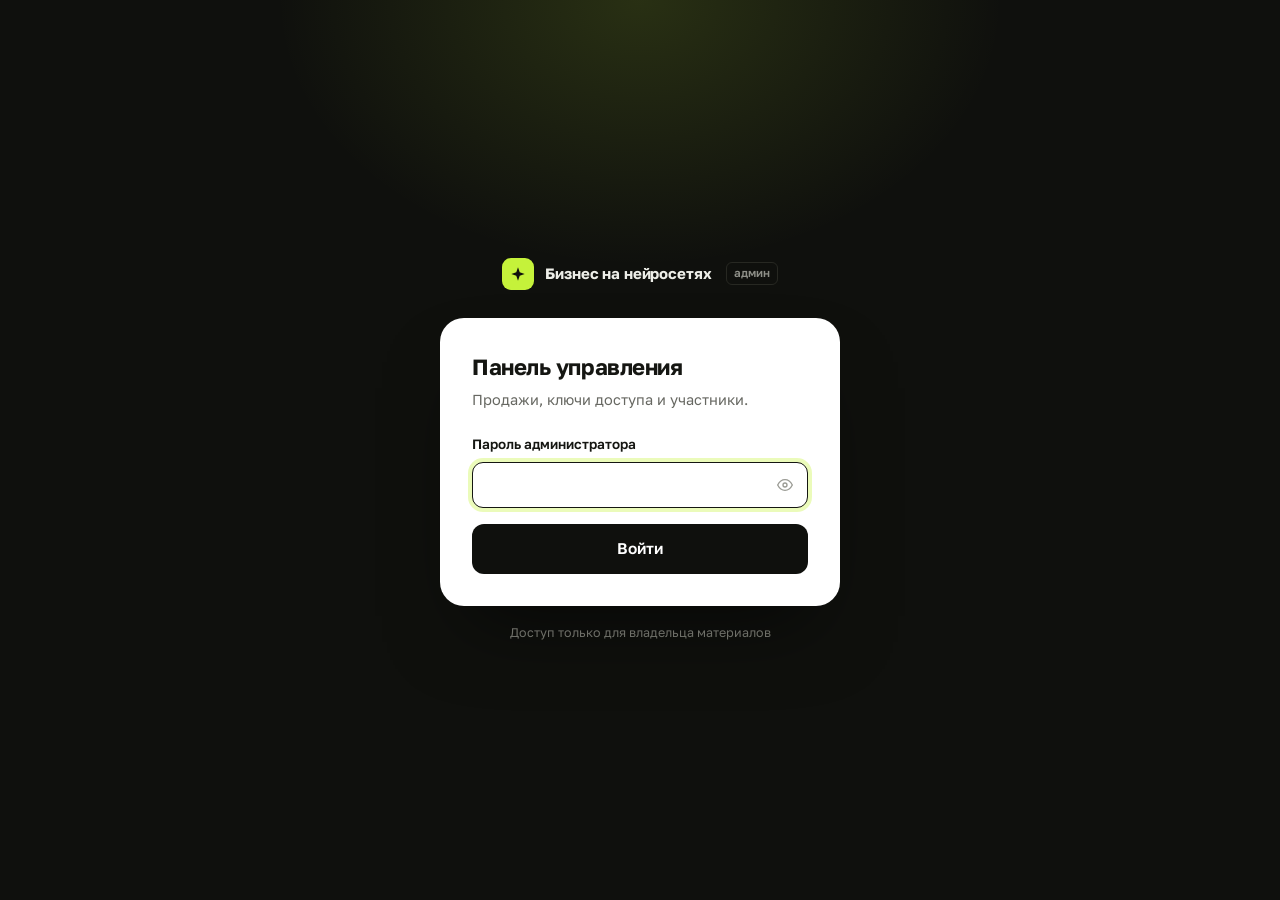
<file: admin.html>
<!doctype html>
<html lang="ru">
<head>
<meta charset="utf-8">
<meta name="viewport" content="width=device-width, initial-scale=1, viewport-fit=cover">
<meta name="robots" content="noindex, nofollow">
<meta name="theme-color" content="#0F100D">
<title>Панель управления · Бизнес на нейросетях</title>
<link rel="icon" href="data:image/svg+xml,%3Csvg xmlns='http://www.w3.org/2000/svg' viewBox='0 0 32 32'%3E%3Crect width='32' height='32' rx='9' fill='%230F100D'/%3E%3Cpath d='M16 6l2.3 6.7L25 15l-6.7 2.3L16 24l-2.3-6.7L7 15l6.7-2.3z' fill='%23C5F23A'/%3E%3C/svg%3E">
<link rel="preconnect" href="https://fonts.googleapis.com">
<link rel="preconnect" href="https://fonts.gstatic.com" crossorigin>
<link rel="stylesheet" href="https://fonts.googleapis.com/css2?family=Golos+Text:wght@400;500;600;700;800&family=JetBrains+Mono:wght@500;700&display=swap">
<script>
  (function(){ var t; try { t = localStorage.getItem("theme"); } catch(e){}
    if(!t) t = matchMedia("(prefers-color-scheme: dark)").matches ? "dark" : "light";
    document.documentElement.dataset.theme = t; })();
</script>
<style>
:root{
  --bg:#F5F5F1; --surface:#FFFFFF; --surface-2:#F9F9F6; --line:#E7E6E0; --line-strong:#D3D2CA;
  --text:#151612; --muted:#676862; --faint:#9A9B94;
  --ink:#0F100D; --ink-text:#EDEEE8; --ink-muted:#8E8F88; --ink-line:#272822;
  --accent:#C5F23A; --accent-hover:#B4E224; --on-accent:#0F100D; --accent-soft:#EEF8CC; --accent-text:#4A6100;
  --danger:#D92D20; --danger-soft:#FDECEA; --warn-soft:#FFF4D6; --warn-text:#8A5A00; --info-soft:#EAF1FF; --info-text:#2457C5;
  --r:12px; --r-lg:18px; --r-xl:24px;
  --shadow:0 1px 2px rgba(15,16,13,.04),0 10px 30px -14px rgba(15,16,13,.14);
  --font:"Golos Text",system-ui,-apple-system,"Segoe UI",Roboto,sans-serif;
  --mono:"JetBrains Mono",ui-monospace,Menlo,Consolas,monospace;
  color-scheme:light;
}
:root[data-theme="dark"]{
  --bg:#0E0F0C; --surface:#161713; --surface-2:#1B1C18; --line:#272823; --line-strong:#353630;
  --text:#ECEDE7; --muted:#A2A39B; --faint:#6F706A;
  --accent-soft:#222A0C; --accent-text:#D2F46A;
  --danger:#FF7B6E; --danger-soft:#2E1614; --warn-soft:#2A220E; --warn-text:#F1CF7A; --info-soft:#141E33; --info-text:#8DB2FF;
  --shadow:0 1px 2px rgba(0,0,0,.3),0 10px 30px -14px rgba(0,0,0,.6);
  color-scheme:dark;
}
*,*::before,*::after{box-sizing:border-box}
body{margin:0;min-height:100vh;background:var(--bg);color:var(--text);font:400 15px/1.5 var(--font);-webkit-font-smoothing:antialiased}
button,input,select{font:inherit;color:inherit}
button{cursor:pointer}
a{color:inherit}
svg{flex-shrink:0}
:focus-visible{outline:2px solid var(--accent);outline-offset:2px;border-radius:8px}
.hidden{display:none!important}

/* кнопки */
.btn{display:inline-flex;align-items:center;justify-content:center;gap:8px;min-height:42px;padding:0 16px;border-radius:10px;border:1px solid transparent;font-weight:600;font-size:14.5px;text-decoration:none;white-space:nowrap;background:none;transition:background .15s,border-color .15s,color .15s}
.btn-accent{background:var(--accent);color:var(--on-accent)}
.btn-accent:hover{background:var(--accent-hover)}
.btn-dark{background:var(--ink);color:#fff}
.btn-dark:hover{background:#25261F}
[data-theme="dark"] .btn-dark{background:var(--accent);color:var(--on-accent)}
.btn-line{border-color:var(--line-strong);background:var(--surface)}
.btn-line:hover{border-color:var(--text)}
.btn-sm{min-height:34px;padding:0 12px;font-size:13px;border-radius:9px}
.btn-block{width:100%;min-height:50px;font-size:15.5px;border-radius:12px}
.btn:disabled{opacity:.6;cursor:wait}
.iconbtn{width:34px;height:34px;display:inline-grid;place-items:center;border-radius:9px;border:1px solid var(--line);background:var(--surface);color:var(--muted)}
.iconbtn:hover{color:var(--text);border-color:var(--line-strong)}
.spinner{width:16px;height:16px;border-radius:50%;border:2px solid rgba(127,127,127,.3);border-top-color:currentColor;animation:spin .8s linear infinite}
@keyframes spin{to{transform:rotate(360deg)}}

/* шапка */
.top{position:sticky;top:0;z-index:20;background:var(--ink);color:var(--ink-text);border-bottom:1px solid var(--ink-line)}
.top-in{max-width:1320px;margin:0 auto;height:64px;padding:0 28px;display:flex;align-items:center;gap:16px}
.logo{display:inline-flex;align-items:center;gap:11px;font-weight:700;font-size:15px;letter-spacing:-.01em;text-decoration:none}
.logo-mark{width:32px;height:32px;border-radius:9px;background:var(--accent);color:var(--on-accent);display:grid;place-items:center}
.logo .tag{font-size:11.5px;font-weight:600;color:var(--ink-muted);border:1px solid var(--ink-line);border-radius:6px;padding:2px 7px;margin-left:4px}
.top-actions{margin-left:auto;display:flex;align-items:center;gap:8px}
.top .tbtn{display:inline-flex;align-items:center;gap:8px;height:36px;padding:0 12px;border-radius:9px;border:1px solid var(--ink-line);background:none;color:#B5B6AF;font-size:13.5px;font-weight:500;text-decoration:none}
.top .tbtn:hover{color:#fff;border-color:#3A3B35}
.top .tbtn.square{width:36px;padding:0;justify-content:center}

/* вход */
.login-page{min-height:100vh;display:grid;place-items:center;padding:24px;background:var(--ink);position:relative;overflow:hidden}
.login-page::before{content:"";position:absolute;inset:0;background:radial-gradient(520px 380px at 50% 0%,rgba(197,242,58,.14),transparent 70%);pointer-events:none}
.login{position:relative;width:100%;max-width:400px}
.login .logo{color:var(--ink-text);margin-bottom:28px;justify-content:center;width:100%}
.login-card{background:var(--surface);border-radius:var(--r-xl);padding:32px;box-shadow:0 40px 80px -30px rgba(0,0,0,.6)}
[data-theme="dark"] .login-card{border:1px solid var(--line)}
.login-card h1{font-size:22px;letter-spacing:-.02em;margin:0 0 6px}
.login-card > p{margin:0 0 24px;color:var(--muted);font-size:14.5px}
.login-note{text-align:center;color:#6E6F68;font-size:12.5px;margin-top:18px}

/* поля */
.field{margin-bottom:16px}
.label{display:block;font-weight:600;font-size:13.5px;margin:0 0 7px}
.label span{font-weight:400;color:var(--faint)}
.input{width:100%;height:46px;border:1px solid var(--line-strong);border-radius:11px;background:var(--surface);padding:0 14px;transition:border-color .15s,box-shadow .15s}
.input::placeholder{color:var(--faint)}
.input:focus{outline:none;border-color:var(--text);box-shadow:0 0 0 4px rgba(197,242,58,.35)}
[data-theme="dark"] .input:focus{border-color:var(--accent);box-shadow:0 0 0 4px rgba(197,242,58,.12)}
.pass-wrap{position:relative}
.pass-wrap .input{padding-right:48px}
.pass-wrap button{position:absolute;right:6px;top:6px;width:34px;height:34px;border:0;background:none;color:var(--faint);border-radius:8px;display:grid;place-items:center}
.pass-wrap button:hover{color:var(--text)}
.err{display:flex;gap:8px;align-items:flex-start;color:var(--danger);font-size:13.5px;margin-top:12px}
.hint{margin:0 0 16px;font-size:13px;line-height:1.5;color:var(--muted)}
.free-check{display:flex;gap:10px;align-items:flex-start;margin:0 0 16px;padding:12px 14px;border:1.5px solid var(--line);border-radius:14px;cursor:pointer;font-size:14px;line-height:1.45}
.free-check:has(input:checked){border-color:var(--accent);background:var(--accent-soft)}
.free-check input{width:18px;height:18px;margin:1px 0 0;accent-color:var(--accent);flex:none}
.free-check small{display:block;color:var(--muted);font-size:12.5px}
.b-free{background:var(--surface-2);color:var(--muted);border:1px solid var(--line)}
.devs{display:inline-flex;align-items:center;gap:6px;font-size:12px;color:var(--muted);white-space:nowrap}
.devs button{border:1px solid var(--line);background:var(--surface-2);color:var(--text);border-radius:7px;height:22px;min-width:22px;padding:0 6px;font:600 12px var(--font);cursor:pointer}
.devs button:hover{border-color:var(--line-strong)}
.devs.full b{color:var(--warn-text)}
.iconbtn.on{color:var(--accent-text);background:var(--accent-soft)}
.err:empty{display:none}

/* страница */
.wrap{max-width:1320px;margin:0 auto;padding:32px 28px 80px}
.page-head{display:flex;align-items:flex-end;justify-content:space-between;gap:16px;margin-bottom:24px}
.page-head h1{font-size:30px;letter-spacing:-.03em;margin:0;font-weight:800;line-height:1.15}
.page-head p{margin:4px 0 0;color:var(--muted)}
.kpis{display:grid;grid-template-columns:repeat(4,minmax(0,1fr));gap:14px;margin-bottom:24px}
.kpi{background:var(--surface);border:1px solid var(--line);border-radius:var(--r-lg);padding:18px 20px;position:relative;overflow:hidden}
.kpi-top{display:flex;align-items:center;justify-content:space-between;color:var(--muted);font-size:13.5px;font-weight:500}
.kpi-ico{width:32px;height:32px;border-radius:9px;display:grid;place-items:center;background:var(--surface-2);border:1px solid var(--line);color:var(--muted)}
.kpi b{display:block;font-size:28px;font-weight:800;letter-spacing:-.035em;line-height:1.1;margin-top:10px;font-variant-numeric:tabular-nums}
.kpi small{display:block;font-size:12.5px;color:var(--faint);margin-top:4px}
.kpi.main{background:var(--ink);color:var(--ink-text);border-color:var(--ink)}
[data-theme="dark"] .kpi.main{background:var(--surface-2);border-color:var(--line-strong)}
.kpi.main .kpi-top{color:var(--ink-muted)}
.kpi.main .kpi-ico{background:rgba(197,242,58,.14);border-color:transparent;color:var(--accent)}
.kpi.main small{color:var(--ink-muted)}
.split{display:flex;height:6px;border-radius:6px;overflow:hidden;margin-top:12px;background:#262722;gap:2px}
.split span{display:block;height:100%}
.legend{display:flex;flex-wrap:wrap;gap:4px 12px;margin-top:8px;font-size:11.5px;color:var(--ink-muted)}
.legend i{display:inline-block;width:7px;height:7px;border-radius:2px;margin-right:5px;vertical-align:1px}
.grid{display:grid;grid-template-columns:380px minmax(0,1fr);gap:20px;align-items:start}
.card{background:var(--surface);border:1px solid var(--line);border-radius:var(--r-xl)}
.card-h{display:flex;align-items:center;justify-content:space-between;gap:12px;padding:20px 22px 0}
.card-h h2{font-size:17px;letter-spacing:-.015em;margin:0}
.card-h p{margin:2px 0 0;color:var(--muted);font-size:13.5px}
.card-b{padding:18px 22px 22px}
.sticky{position:sticky;top:84px}
.tariffs{display:grid;gap:8px;margin-bottom:18px}
.tariff{position:relative;display:flex;align-items:center;gap:12px;border:1.5px solid var(--line);border-radius:14px;padding:13px 14px;cursor:pointer;transition:border-color .15s,background .15s}
.tariff:hover{border-color:var(--line-strong)}
.tariff input{position:absolute;opacity:0;pointer-events:none}
.radio{width:18px;height:18px;border-radius:50%;border:1.5px solid var(--line-strong);display:grid;place-items:center;flex-shrink:0}
.tariff:has(input:checked){border-color:var(--text);background:var(--surface-2)}
.tariff:has(input:checked) .radio{border-color:var(--text);background:var(--text)}
.tariff:has(input:checked) .radio::after{content:"";width:6px;height:6px;border-radius:50%;background:var(--surface)}
.tariff:has(input:focus-visible){outline:2px solid var(--accent);outline-offset:2px}
.tariff-info{flex:1;min-width:0}
.tariff-info b{display:block;font-weight:600;font-size:14.5px}
.tariff-info span{color:var(--muted);font-size:12.5px}
.price{font-weight:700;font-size:15px;white-space:nowrap;font-variant-numeric:tabular-nums;letter-spacing:-.01em}
.result{margin-top:18px;border-radius:16px;background:var(--ink);color:var(--ink-text);padding:20px;animation:pop .3s ease}
[data-theme="dark"] .result{background:var(--surface-2);border:1px solid var(--line-strong)}
@keyframes pop{from{opacity:0;transform:translateY(6px)}}
.result-top{display:flex;align-items:center;gap:8px;font-size:13px;color:var(--ink-muted)}
.result-top i{width:20px;height:20px;border-radius:50%;background:var(--accent);color:var(--on-accent);display:grid;place-items:center}
.key{font:700 22px/1.2 var(--mono);color:var(--accent);letter-spacing:.03em;margin:12px 0 4px;word-break:break-all}
.result small{display:block;color:var(--ink-muted);font-size:12.5px;margin-bottom:16px}
.result .row{display:grid;grid-template-columns:1fr 1fr;gap:8px}
.result .btn{border-color:#34352F;color:var(--ink-text);min-height:40px;font-size:13.5px}
.result .btn:hover{border-color:#6E6F68}
.result .btn.btn-accent{color:var(--on-accent);border-color:transparent}
.toolbar{display:flex;flex-wrap:wrap;gap:10px;align-items:center;padding:18px 22px 14px}
.search{position:relative;flex:1 1 240px}
.search svg{position:absolute;left:13px;top:50%;transform:translateY(-50%);color:var(--faint);pointer-events:none}
.search .input{padding-left:38px;height:40px;background:var(--surface-2)}
.seg{display:inline-flex;padding:3px;border-radius:11px;background:var(--surface-2);border:1px solid var(--line)}
.seg button{border:0;background:none;height:32px;padding:0 12px;border-radius:8px;font-size:13px;font-weight:600;color:var(--muted);white-space:nowrap}
.seg button[aria-pressed="true"]{background:var(--surface);color:var(--text);box-shadow:0 1px 2px rgba(15,16,13,.08),0 0 0 1px var(--line)}
.seg em{font-style:normal;color:var(--faint);font-weight:500;margin-left:4px}
.tablewrap{overflow-x:auto}
table{width:100%;border-collapse:collapse;font-size:14px}
th{text-align:left;font-size:12px;font-weight:600;color:var(--faint);text-transform:uppercase;letter-spacing:.06em;padding:10px 12px;border-top:1px solid var(--line);border-bottom:1px solid var(--line);background:var(--surface-2);white-space:nowrap}
th:first-child,td:first-child{padding-left:22px}
th:last-child,td:last-child{padding-right:22px}
td{padding:12px;border-bottom:1px solid var(--line);vertical-align:middle}
tbody tr{transition:background .1s}
tbody tr:hover{background:var(--surface-2)}
tbody tr:last-child td{border-bottom:0}
tr.off .who,tr.off .keycell,tr.off .tsel{opacity:.5}
td.c-btns{width:1%}
.who{display:flex;align-items:center;gap:12px;min-width:170px}
.ava{width:36px;height:36px;border-radius:50%;display:grid;place-items:center;font-weight:700;font-size:13px;flex-shrink:0;color:#0F100D}
.who b{display:block;font-weight:600;font-size:14px;line-height:1.3}
.who small{color:var(--muted);font-size:12.5px}
.keycell{display:inline-flex;align-items:center;gap:6px}
.keycell code{font:600 13px/1 var(--mono);letter-spacing:.02em;white-space:nowrap}
.keycell .iconbtn{width:28px;height:28px;border-radius:7px;border-color:transparent;background:none}
.keycell .iconbtn:hover{border-color:var(--line)}
.tsel{height:32px;border:1px solid var(--line);border-radius:999px;padding:0 28px 0 12px;font-size:13px;font-weight:600;background:var(--surface) url("data:image/svg+xml,%3Csvg xmlns='http://www.w3.org/2000/svg' width='12' height='12' viewBox='0 0 24 24' fill='none' stroke='%23999' stroke-width='2.5' stroke-linecap='round'%3E%3Cpolyline points='6 9 12 15 18 9'/%3E%3C/svg%3E") no-repeat right 10px center;appearance:none;-webkit-appearance:none;cursor:pointer}
.tsel:hover{border-color:var(--line-strong)}
.activity{display:flex;flex-direction:column;align-items:flex-start;gap:4px;white-space:nowrap}
.activity small{color:var(--faint);font-size:12px}
.badge{display:inline-flex;align-items:center;gap:6px;height:24px;padding:0 9px;border-radius:999px;font-size:12px;font-weight:600;white-space:nowrap}
.badge::before{content:"";width:6px;height:6px;border-radius:50%;background:currentColor}
.b-active{background:var(--accent-soft);color:var(--accent-text)}
.b-wait{background:var(--warn-soft);color:var(--warn-text)}
.b-off{background:var(--danger-soft);color:var(--danger)}
.b-doc{background:transparent;border:1px solid var(--line);color:var(--muted);height:22px;font-weight:500}
.b-doc.ok{color:var(--accent-text);border-color:var(--accent-soft)}
.b-doc.no{color:var(--warn-text);border-color:var(--warn-soft)}
.actions{display:flex;gap:6px;justify-content:flex-end}
.empty{padding:56px 22px;text-align:center;color:var(--muted)}
.empty-ico{width:52px;height:52px;margin:0 auto 14px;border-radius:14px;display:grid;place-items:center;background:var(--surface-2);border:1px solid var(--line);color:var(--faint)}
.empty b{display:block;color:var(--text);font-size:15px;margin-bottom:4px}
.foot{display:flex;justify-content:space-between;align-items:center;gap:12px;padding:14px 22px;border-top:1px solid var(--line);font-size:13px;color:var(--muted)}
.toast{position:fixed;left:50%;bottom:calc(24px + env(safe-area-inset-bottom,0px));transform:translate(-50%,12px);display:flex;align-items:center;gap:10px;background:var(--ink);color:#fff;padding:12px 18px 12px 14px;border-radius:12px;font-size:14px;font-weight:500;box-shadow:0 20px 50px -20px rgba(0,0,0,.6);opacity:0;pointer-events:none;transition:opacity .2s,transform .2s;z-index:60}
[data-theme="dark"] .toast{background:#24251F;border:1px solid var(--line-strong)}
.toast.show{opacity:1;transform:translate(-50%,0)}
.toast i{width:22px;height:22px;border-radius:50%;background:var(--accent);color:var(--on-accent);display:grid;place-items:center}
.toast.bad i{background:var(--danger);color:#fff}

@media (max-width:1100px){
  .grid{grid-template-columns:minmax(0,1fr)}
  .sticky{position:static}
  .kpis{grid-template-columns:repeat(2,minmax(0,1fr))}
}
@media (max-width:760px){
  .top-in{padding:0 16px}
  .top .tbtn .lbl,.logo .tag{display:none}
  .wrap{padding:22px 14px 64px}
  .page-head{flex-direction:column;align-items:flex-start}
  .page-head h1{font-size:25px}
  .kpis{gap:10px}
  .kpi{padding:14px}
  .kpi b{font-size:22px}
  .toolbar{padding:16px}
  .seg{width:100%;overflow-x:auto;scrollbar-width:none}
  .seg::-webkit-scrollbar{display:none}
  .seg button{flex:1}
  /* таблица превращается в карточки */
  table,thead,tbody,tr,td{display:block}
  thead{display:none}
  tbody tr{padding:14px 16px;border-bottom:1px solid var(--line);display:grid;grid-template-columns:1fr auto;gap:10px 12px;align-items:center}
  tbody tr:hover{background:none}
  td{padding:0!important;border:0}
  table{table-layout:fixed}
  td{min-width:0}
  td.c-who{grid-area:1/1/2/2;min-width:0}
  td.c-who .who{min-width:0}
  td.c-btns{grid-area:1/2/2/3;width:auto}
  td.c-tariff{grid-area:2/1/3/2}
  td.c-act{grid-area:2/2/3/3;justify-self:end}
  td.c-act .activity{align-items:flex-end}
  td.c-key{grid-area:3/1/4/3}
  td.c-key::before{content:attr(data-l);display:inline-block;width:64px;color:var(--faint);font-size:12.5px}
  .seg button{padding:0 8px;font-size:12.5px}
  .seg em{margin-left:3px}
  .foot{padding:14px 16px}
  .card-h{padding:18px 16px 0}
  .card-b{padding:16px}
}
</style>
<script src="config.js?v=14"></script>
</head>
<body>

<section class="login-page hidden" id="loginBox">
  <div class="login">
    <div class="logo"><span class="logo-mark" data-icon="spark"></span>Бизнес на нейросетях<span class="tag">админ</span></div>
    <div class="login-card">
      <h1>Панель управления</h1>
      <p>Продажи, ключи доступа и участники.</p>
      <form id="loginForm">
        <div class="field">
          <label class="label" for="pass">Пароль администратора</label>
          <div class="pass-wrap"><input class="input" type="password" id="pass" autocomplete="current-password" required><button type="button" id="peek" aria-label="Показать пароль" data-icon="eye"></button></div>
        </div>
        <button class="btn btn-dark btn-block" id="loginBtn" type="submit">Войти</button>
        <div class="err" id="loginErr" role="alert"></div>
      </form>
    </div>
    <div class="login-note">Доступ только для владельца материалов</div>
  </div>
</section>

<div id="panel" class="hidden">
  <header class="top">
    <div class="top-in">
      <div class="logo"><span class="logo-mark" data-icon="spark"></span>Бизнес на нейросетях<span class="tag">админ</span></div>
      <div class="top-actions">
        <a class="tbtn" id="siteLink" href="./" target="_blank" rel="noopener"><span data-icon="ext"></span><span class="lbl">Открыть сайт</span></a>
        <button class="tbtn square theme-btn" type="button" aria-label="Сменить тему"></button>
        <button class="tbtn" id="logoutBtn" type="button"><span data-icon="logout"></span><span class="lbl">Выйти</span></button>
      </div>
    </div>
  </header>

  <div class="wrap">
    <div class="page-head">
      <div><h1>Продажи и ключи</h1><p>Создавай ключи для покупателей и управляй доступом к урокам.</p></div>
      <button class="btn btn-line" id="refreshBtn" type="button"><span data-icon="refresh"></span>Обновить</button>
    </div>

    <div class="kpis" id="kpis"></div>

    <div class="grid">
      <div class="card sticky">
        <div class="card-h"><div><h2>Новая продажа</h2><p>Выбери тариф и создай ключ</p></div></div>
        <div class="card-b">
          <form id="saleForm">
            <div class="tariffs" role="radiogroup" aria-label="Тариф">
              <label class="tariff"><input type="radio" name="tariff" value="start" checked><span class="radio"></span><span class="tariff-info"><b>Старт</b><span>Материалы без поиска клиентов</span></span><span class="price">2 990 ₽</span></label>
              <label class="tariff"><input type="radio" name="tariff" value="earn"><span class="radio"></span><span class="tariff-info"><b>Заработок</b><span>Материалы и поиск клиентов</span></span><span class="price">5 990 ₽</span></label>
              <label class="tariff"><input type="radio" name="tariff" value="mentor"><span class="radio"></span><span class="tariff-info"><b>Наставник</b><span>Всё и личная поддержка</span></span><span class="price">11 990 ₽</span></label>
            </div>
            <label class="free-check"><input type="checkbox" id="free"><span><b>Бесплатный ключ</b><small>Подарок или доступ другу: не учитывается в выручке и продажах</small></span></label>
            <p class="hint">Имя и телефон не храним. Каждому покупателю автоматически присваивается ID участника: он видит его в кабинете, а ты находишь его по ID в списке.</p>
            <button class="btn btn-dark btn-block" id="saleBtn" type="submit"><span data-icon="key"></span>Создать ключ</button>
            <div class="err" id="saleErr" role="alert"></div>
          </form>
          <div class="result hidden" id="result" aria-live="polite">
            <div class="result-top"><i data-icon="check"></i><span>Ключ создан · тариф «<span id="resTariff"></span>»</span></div>
            <div class="key" id="resKey"></div>
            <small>ID участника <b id="resUid"></b></small>
            <div class="row">
              <button class="btn" id="copyKey" type="button"><span data-icon="copy"></span>Ключ</button>
              <button class="btn btn-accent" id="copyMsg" type="button"><span data-icon="send"></span>Сообщение</button>
            </div>
          </div>
        </div>
      </div>

      <div class="card">
        <div class="card-h"><div><h2>Покупатели</h2><p id="listSub">Все выданные ключи</p></div><button class="btn btn-line btn-sm" id="csvBtn" type="button"><span data-icon="download"></span>CSV</button></div>
        <div class="toolbar">
          <div class="search"><span data-icon="search"></span><input class="input" type="search" id="search" placeholder="Поиск по ID участника или ключу" aria-label="Поиск"></div>
          <div class="seg" id="seg" role="group" aria-label="Фильтр"></div>
        </div>
        <div class="tablewrap">
          <table>
            <thead><tr><th>Участник</th><th>Тариф</th><th>Ключ</th><th>Активность</th><th></th></tr></thead>
            <tbody id="rows"></tbody>
          </table>
        </div>
        <div class="foot" id="foot"></div>
      </div>
    </div>
  </div>
</div>
<div class="toast" id="toast" role="status" aria-live="polite"></div>

<script>
const API = (window.CONFIG && CONFIG.API_URL || "").replace(/\/$/, "");
const SITE = (window.CONFIG && CONFIG.SITE_URL) || "";
const TARIFFS = {start:"Старт", earn:"Заработок", mentor:"Наставник"};
const PRICES = {start:2990, earn:5990, mentor:11990};
const price = s => s.free ? 0 : (PRICES[s.tariff] || 0);
const COLORS = {start:"#9FD0FF", earn:"#C5F23A", mentor:"#FFB86B"};
const $ = id => document.getElementById(id);
const esc = s => String(s ?? "").replace(/[&<>"']/g, c => ({"&":"&amp;","<":"&lt;",">":"&gt;",'"':"&quot;","'":"&#39;"}[c]));
let PASS = "";
try { PASS = sessionStorage.getItem("adminPass") || ""; } catch(e) {}
let SALES = [], last = null, filter = "all";

// ---------- иконки ----------
const P = {
  spark:'<path d="M12 2l2.6 7.4L22 12l-7.4 2.6L12 22l-2.6-7.4L2 12l7.4-2.6z" fill="currentColor" stroke="none"/>',
  check:'<polyline points="20 6 9 17 4 12"/>',
  gift:'<rect x="3" y="8" width="18" height="4" rx="1"/><path d="M12 8v13M19 12v7a2 2 0 0 1-2 2H7a2 2 0 0 1-2-2v-7"/><path d="M7.5 8a2.5 2.5 0 0 1 0-5C11 3 12 8 12 8s1-5 4.5-5a2.5 2.5 0 0 1 0 5"/>',
  user:'<path d="M20 21v-2a4 4 0 0 0-4-4H8a4 4 0 0 0-4 4v2"/><circle cx="12" cy="7" r="4"/>',
  key:'<circle cx="7.5" cy="15.5" r="4.5"/><path d="M10.7 12.3L21 2M16 7l3 3M18.5 4.5l2 2"/>',
  copy:'<rect x="9" y="9" width="12" height="12" rx="2"/><path d="M5 15H4a2 2 0 0 1-2-2V4a2 2 0 0 1 2-2h9a2 2 0 0 1 2 2v1"/>',
  send:'<line x1="22" y1="2" x2="11" y2="13"/><polygon points="22 2 15 22 11 13 2 9 22 2"/>',
  search:'<circle cx="11" cy="11" r="7"/><line x1="21" y1="21" x2="16.65" y2="16.65"/>',
  ext:'<path d="M18 13v6a2 2 0 0 1-2 2H5a2 2 0 0 1-2-2V8a2 2 0 0 1 2-2h6"/><polyline points="15 3 21 3 21 9"/><line x1="10" y1="14" x2="21" y2="3"/>',
  logout:'<path d="M9 21H5a2 2 0 0 1-2-2V5a2 2 0 0 1 2-2h4"/><polyline points="16 17 21 12 16 7"/><line x1="21" y1="12" x2="9" y2="12"/>',
  sun:'<circle cx="12" cy="12" r="4"/><path d="M12 2v2M12 20v2M4.9 4.9l1.4 1.4M17.7 17.7l1.4 1.4M2 12h2M20 12h2M4.9 19.1l1.4-1.4M17.7 6.3l1.4-1.4"/>',
  moon:'<path d="M21 12.8A9 9 0 1 1 11.2 3a7 7 0 0 0 9.8 9.8z"/>',
  refresh:'<polyline points="23 4 23 10 17 10"/><polyline points="1 20 1 14 7 14"/><path d="M3.5 9a9 9 0 0 1 14.9-3.4L23 10M1 14l4.6 4.4A9 9 0 0 0 20.5 15"/>',
  download:'<path d="M21 15v4a2 2 0 0 1-2 2H5a2 2 0 0 1-2-2v-4"/><polyline points="7 10 12 15 17 10"/><line x1="12" y1="15" x2="12" y2="3"/>',
  wallet:'<path d="M20 12V8H6a2 2 0 0 1 0-4h12v4"/><path d="M4 6v12a2 2 0 0 0 2 2h14v-4"/><path d="M18 12a2 2 0 0 0 0 4h4v-4z"/>',
  users:'<path d="M17 21v-2a4 4 0 0 0-4-4H5a4 4 0 0 0-4 4v2"/><circle cx="9" cy="7" r="4"/><path d="M23 21v-2a4 4 0 0 0-3-3.87M16 3.13a4 4 0 0 1 0 7.75"/>',
  login:'<path d="M15 3h4a2 2 0 0 1 2 2v14a2 2 0 0 1-2 2h-4"/><polyline points="10 17 15 12 10 7"/><line x1="15" y1="12" x2="3" y2="12"/>',
  ban:'<circle cx="12" cy="12" r="10"/><line x1="4.93" y1="4.93" x2="19.07" y2="19.07"/>',
  power:'<path d="M18.36 6.64a9 9 0 1 1-12.73 0"/><line x1="12" y1="2" x2="12" y2="12"/>',
  eye:'<path d="M1 12s4-8 11-8 11 8 11 8-4 8-11 8-11-8-11-8z"/><circle cx="12" cy="12" r="3"/>',
  eyeoff:'<path d="M17.94 17.94A10.07 10.07 0 0 1 12 20c-7 0-11-8-11-8a18.45 18.45 0 0 1 5.06-5.94M9.9 4.24A9.12 9.12 0 0 1 12 4c7 0 11 8 11 8a18.5 18.5 0 0 1-2.16 3.19"/><line x1="1" y1="1" x2="23" y2="23"/>',
  alert:'<circle cx="12" cy="12" r="10"/><line x1="12" y1="8" x2="12" y2="12"/><line x1="12" y1="16" x2="12.01" y2="16"/>',
  inbox:'<polyline points="22 12 16 12 14 15 10 15 8 12 2 12"/><path d="M5.45 5.11L2 12v6a2 2 0 0 0 2 2h16a2 2 0 0 0 2-2v-6l-3.45-6.89A2 2 0 0 0 16.76 4H7.24a2 2 0 0 0-1.79 1.11z"/>'
};
const icon = (n, s = 16) => `<svg width="${s}" height="${s}" viewBox="0 0 24 24" fill="none" stroke="currentColor" stroke-width="2" stroke-linecap="round" stroke-linejoin="round" aria-hidden="true">${P[n]}</svg>`;
document.querySelectorAll("[data-icon]").forEach(el => el.innerHTML = icon(el.dataset.icon, el.classList.contains("logo-mark") ? 16 : el.tagName === "I" ? 12 : 16));
if(SITE) $("siteLink").href = SITE;

// ---------- тема ----------
function paintTheme(){
  const dark = document.documentElement.dataset.theme === "dark";
  document.querySelectorAll(".theme-btn").forEach(b => { b.innerHTML = icon(dark ? "sun" : "moon", 16); b.title = dark ? "Светлая тема" : "Тёмная тема"; });
}
document.addEventListener("click", e => {
  if(!e.target.closest(".theme-btn")) return;
  const t = document.documentElement.dataset.theme === "dark" ? "light" : "dark";
  document.documentElement.dataset.theme = t; try { localStorage.setItem("theme", t); } catch(err) {} paintTheme();
});
paintTheme();

// ---------- запросы ----------
async function api(path, opts = {}){
  const res = await fetch(API + path, {...opts, headers:{"Content-Type":"application/json", "Authorization":"Bearer " + PASS, ...(opts.headers||{})}});
  const data = await res.json().catch(() => ({}));
  if(res.status === 401){ logout(); throw new Error("Неверный пароль"); }
  if(!res.ok) throw new Error(data.detail || "Ошибка сервера");
  return data;
}
const netMsg = e => e.message === "Failed to fetch" ? "Нет связи с сервером. Проверь API_URL в config.js и что сервер запущен." : e.message;
const errHtml = m => icon("alert", 16) + "<span>" + esc(m) + "</span>";

// ---------- вход ----------
function showLogin(){ $("panel").classList.add("hidden"); $("loginBox").classList.remove("hidden"); setTimeout(() => $("pass").focus(), 50); }
function logout(){ PASS = ""; try { sessionStorage.removeItem("adminPass"); } catch(e) {} showLogin(); }
$("logoutBtn").addEventListener("click", logout);
$("peek").addEventListener("click", () => {
  const p = $("pass"), show = p.type === "password";
  p.type = show ? "text" : "password"; $("peek").innerHTML = icon(show ? "eyeoff" : "eye", 16);
  $("peek").setAttribute("aria-label", show ? "Скрыть пароль" : "Показать пароль");
});

$("loginForm").addEventListener("submit", async e => {
  e.preventDefault(); PASS = $("pass").value; $("loginErr").textContent = "";
  const b = $("loginBtn"); b.disabled = true; b.innerHTML = '<span class="spinner"></span>Проверяем…';
  try { await api("/api/admin/login", {method:"POST"}); try { sessionStorage.setItem("adminPass", PASS); } catch(e) {} $("pass").value = ""; openPanel(); }
  catch(err){ $("loginErr").innerHTML = errHtml(netMsg(err)); }
  finally { b.disabled = false; b.textContent = "Войти"; }
});

async function openPanel(){
  $("loginBox").classList.add("hidden"); $("panel").classList.remove("hidden");
  await loadSales();
}
async function loadSales(){
  try { SALES = await api("/api/admin/sales"); render(); }
  catch(err){ toast(netMsg(err), true); }
}
$("refreshBtn").addEventListener("click", async () => { await loadSales(); toast("Данные обновлены"); });

// ---------- форматирование ----------
const money = n => n.toLocaleString("ru-RU") + " ₽";
const dateStr = ts => new Date(ts * 1000).toLocaleDateString("ru-RU", {day:"numeric", month:"short", year:"numeric"}).replace(" г.", "");
const timeStr = ts => new Date(ts * 1000).toLocaleTimeString("ru-RU", {hour:"2-digit", minute:"2-digit"});
function ago(ts){
  const s = Date.now() / 1000 - ts;
  if(s < 60) return "только что";
  if(s < 3600) return Math.floor(s / 60) + " мин назад";
  if(s < 86400) return Math.floor(s / 3600) + " ч назад";
  if(s < 86400 * 2) return "вчера";
  if(s < 86400 * 30) return Math.floor(s / 86400) + " дн назад";
  return dateStr(ts);
}
const AVA = ["#D8F86A","#9FD0FF","#FFB86B","#C9B8FF","#7EE0C3","#FF9FB2"];
const avaColor = s => AVA[[...String(s)].reduce((a, c) => a + c.charCodeAt(0), 0) % AVA.length];
const docsAt = s => s.accepted_at ? dateStr(s.accepted_at) + " " + timeStr(s.accepted_at) : "";
const docBadge = s => s.docs_ok
  ? `<span class="badge b-doc ok" title="Договор-оферта и согласие на ПДн приняты ${docsAt(s)}, IP ${esc(s.accepted_ip || "?")}">Договор принят · ${dateStr(s.accepted_at)}</span>`
  : `<span class="badge b-doc no" title="${s.accepted_at ? "Принята старая редакция " + esc(s.accepted_version || "") + ". Участник примет новую при следующем входе" : "Участник ещё не отметил галочки, уроки ему закрыты"}">${s.accepted_at ? "Нужна новая редакция" : "Договор не принят"}</span>`;
const uaName = ua => {
  const os = /iPhone/.test(ua) ? "iPhone" : /iPad/.test(ua) ? "iPad" : /Android/.test(ua) ? "Android" : /Windows/.test(ua) ? "Windows" : /Mac OS/.test(ua) ? "Mac" : /Linux/.test(ua) ? "Linux" : "Устройство";
  const br = /YaBrowser/.test(ua) ? "Яндекс" : /Edg\//.test(ua) ? "Edge" : /OPR\//.test(ua) ? "Opera" : /Firefox/.test(ua) ? "Firefox" : /Chrome/.test(ua) ? "Chrome" : /Safari/.test(ua) ? "Safari" : "";
  return br ? os + " · " + br : os;
};
const devCell = s => {
  const used = (s.device_list || []).length, lim = s.devices || 1;
  const tip = (s.device_list || []).map(d => uaName(d.ua) + ", вход " + ago(d.last_seen || d.created_at)).join("\n") || "Ещё ни одного устройства";
  return `<span class="devs${used >= lim ? " full" : ""}" title="${esc(tip)}">Устройства <b>${used}/${lim}</b><button type="button" data-devplus="${s.id}" title="Добавить устройство (докупили)">+</button>${lim > 1 ? `<button type="button" data-devminus="${s.id}" title="Убрать одно устройство">−</button>` : ""}${used ? `<button type="button" data-devreset="${s.id}" title="Отвязать все устройства: ученик сможет войти заново с любого">сброс</button>` : ""}</span>`;
};
const status = s => s.revoked ? "off" : s.last_seen ? "active" : "wait";
const plural = (n, a, b, c) => { const m10 = n % 10, m100 = n % 100; return m10 === 1 && m100 !== 11 ? a : (m10 >= 2 && m10 <= 4 && (m100 < 10 || m100 >= 20) ? b : c); };

// ---------- отрисовка ----------
function render(){
  const active = SALES.filter(s => !s.revoked);
  const sum = active.reduce((a, s) => a + price(s), 0);
  const paid = SALES.filter(s => !s.free), gifts = SALES.length - paid.length;
  const entered = active.filter(s => s.last_seen).length;
  const off = SALES.length - active.length;
  const weekAgo = Date.now() / 1000 - 7 * 86400;
  const week = paid.filter(s => s.created_at > weekAgo).length;
  const byT = Object.keys(TARIFFS).map(k => ({k, n: active.filter(s => s.tariff === k && !s.free).length, sum: active.filter(s => s.tariff === k).reduce((a, s) => a + price(s), 0)}));
  const conv = active.length ? Math.round(entered / active.length * 100) : 0;
  $("kpis").innerHTML = `
    <div class="kpi main"><div class="kpi-top">Выручка<span class="kpi-ico">${icon("wallet")}</span></div><b>${money(sum)}</b><small>по ценам тарифов, без отключённых</small>
      ${sum ? `<div class="split">${byT.filter(t => t.sum).map(t => `<span style="width:${t.sum / sum * 100}%;background:${COLORS[t.k]}"></span>`).join("")}</div><div class="legend">${byT.map(t => `<span><i style="background:${COLORS[t.k]}"></i>${TARIFFS[t.k]} · ${t.n}</span>`).join("")}</div>` : ""}</div>
    <div class="kpi"><div class="kpi-top">Продажи<span class="kpi-ico">${icon("users")}</span></div><b>${paid.length}</b><small>${week ? `+${week} за 7 дней` : "за всё время"}${gifts ? ` · ${gifts} ${plural(gifts, "подарок", "подарка", "подарков")}` : ""}</small></div>
    <div class="kpi"><div class="kpi-top">Активировали<span class="kpi-ico">${icon("login")}</span></div><b>${entered}<span style="font-size:.55em;color:var(--faint);font-weight:600"> · ${conv}%</span></b><small>вошли на сайт хотя бы раз</small></div>
    <div class="kpi"><div class="kpi-top">Отключено<span class="kpi-ico">${icon("ban")}</span></div><b>${off}</b><small>ключей без доступа</small></div>`;

  const counts = {all:SALES.length, active:SALES.filter(s => status(s) === "active").length, wait:SALES.filter(s => status(s) === "wait").length, off};
  const names = {all:"Все", active:"Вошли", wait:"Не входили", off:"Отключены"};
  $("seg").innerHTML = Object.keys(names).map(k => `<button type="button" data-f="${k}" aria-pressed="${filter === k}">${names[k]}<em>${counts[k]}</em></button>`).join("");

  const q = $("search").value.trim().toLowerCase();
  const list = SALES.filter(s => (filter === "all" || status(s) === filter) && (!q || [s.uid, s.key, s.name, s.phone].some(v => String(v || "").toLowerCase().includes(q))));
  const badge = {active:'<span class="badge b-active">Активен</span>', wait:'<span class="badge b-wait">Не входил</span>', off:'<span class="badge b-off">Отключён</span>'};
  $("rows").innerHTML = list.length ? list.map(s => `
    <tr class="${s.revoked ? "off" : ""}">
      <td class="c-who"><div class="who"><span class="ava" style="background:${avaColor(s.key)}">${icon("user", 16)}</span><div><b>ID ${esc(s.uid)}</b><small>${s.name || s.phone ? esc([s.name, s.phone].filter(Boolean).join(" · ")) : (s.free ? "подарен " : "куплен ") + dateStr(s.created_at)}</small>${s.free ? ' <span class="badge b-free">Бесплатно</span>' : ""}</div></div></td>
      <td class="c-tariff"><select class="tsel" data-tariff="${s.id}" aria-label="Тариф">${Object.entries(TARIFFS).map(([k,v]) => `<option value="${k}" ${k===s.tariff?"selected":""}>${v}</option>`).join("")}</select></td>
      <td class="c-key" data-l="Ключ"><span class="keycell"><code>${esc(s.key)}</code><button class="iconbtn" type="button" data-copykey="${s.id}" title="Скопировать ключ" aria-label="Скопировать ключ">${icon("copy",14)}</button></span></td>
      <td class="c-act"><div class="activity">${badge[status(s)]}<small title="${s.last_seen ? "Последний вход: " + dateStr(s.last_seen) + ", " + timeStr(s.last_seen) : ""}">${s.last_seen ? "вход " + ago(s.last_seen) : "создан " + dateStr(s.created_at)}</small>${docBadge(s)}${devCell(s)}</div></td>
      <td class="c-btns"><div class="actions"><button class="iconbtn" type="button" data-copy="${s.id}" title="Скопировать сообщение покупателю" aria-label="Скопировать сообщение покупателю">${icon("send",15)}</button><button class="iconbtn${s.free ? " on" : ""}" type="button" data-free="${s.id}" title="${s.free ? "Сделать платным" : "Сделать бесплатным (не считать в выручке)"}" aria-label="${s.free ? "Сделать платным" : "Сделать бесплатным"}">${icon("gift",15)}</button><button class="iconbtn" type="button" data-toggle="${s.id}" title="${s.revoked ? "Включить ключ" : "Отключить ключ"}" aria-label="${s.revoked ? "Включить ключ" : "Отключить ключ"}">${icon(s.revoked ? "power" : "ban", 15)}</button></div></td>
    </tr>`).join("")
    : `<tr><td colspan="5"><div class="empty"><div class="empty-ico">${icon(SALES.length ? "search" : "inbox", 22)}</div><b>${SALES.length ? "Ничего не найдено" : "Продаж пока нет"}</b>${SALES.length ? "Попробуй изменить поиск или фильтр" : "Создай первый ключ в форме слева"}</div></td></tr>`;
  $("foot").innerHTML = `<span>Показано ${list.length} из ${SALES.length}</span><span>Сумма в списке: <b style="color:var(--text)">${money(list.filter(s => !s.revoked).reduce((a, s) => a + price(s), 0))}</b></span>`;
  $("listSub").textContent = SALES.length ? `${SALES.length} ${plural(SALES.length, "ключ", "ключа", "ключей")} выдано` : "Все выданные ключи";
}
$("search").addEventListener("input", render);
$("seg").addEventListener("click", e => { const b = e.target.closest("[data-f]"); if(b){ filter = b.dataset.f; render(); } });

function message(s){
  return `Привет! Доступ к материалам «Бизнес на нейросетях» открыт.\n\nСайт: ${SITE}\nТвой ключ: ${s.key}\nТвой ID участника: ${s.uid}\nТариф: ${TARIFFS[s.tariff]}\n\nЗайди на сайт, вставь ключ, прочитай и подтверди договор-оферту и начинай с урока 0.1.`;
}

// ---------- новая продажа ----------
$("saleForm").addEventListener("submit", async e => {
  e.preventDefault();
  const tariff = document.querySelector("input[name=tariff]:checked").value, free = $("free").checked;
  $("saleErr").textContent = "";
  const b = $("saleBtn"); b.disabled = true; b.innerHTML = '<span class="spinner"></span>Создаём…';
  try {
    const {key, uid} = await api("/api/admin/sales", {method:"POST", body: JSON.stringify({tariff, free})});
    last = {key, uid, tariff};
    $("resKey").textContent = key; $("resUid").textContent = uid; $("resTariff").textContent = TARIFFS[tariff] + (free ? ", бесплатно" : ""); $("free").checked = false;
    $("result").classList.remove("hidden"); $("result").style.animation = "none"; void $("result").offsetWidth; $("result").style.animation = "";
    await loadSales();
    toast("Ключ создан");
  } catch(err){ $("saleErr").innerHTML = errHtml(netMsg(err)); }
  finally { b.disabled = false; b.innerHTML = icon("key") + "Создать ключ"; }
});
$("copyKey").addEventListener("click", () => last && copy(last.key, "Ключ скопирован"));
$("copyMsg").addEventListener("click", () => last && copy(message(last), "Сообщение скопировано"));

// ---------- действия в таблице ----------
$("rows").addEventListener("click", async e => {
  const find = id => SALES.find(x => x.id == id);
  const k = e.target.closest("[data-copykey]");
  if(k){ const s = find(k.dataset.copykey); if(s) copy(s.key, "Ключ скопирован"); return; }
  const c = e.target.closest("[data-copy]");
  if(c){ const s = find(c.dataset.copy); if(s) copy(message(s), "Сообщение скопировано"); return; }
  const dv = e.target.closest("[data-devplus],[data-devminus],[data-devreset]");
  if(dv){
    const s = find(dv.dataset.devplus || dv.dataset.devminus || dv.dataset.devreset); if(!s) return;
    let payload, msg;
    if(dv.dataset.devreset){
      if(!confirm(`Отвязать все устройства у ID ${s.uid}?\nУченик войдёт заново с того устройства, где введёт ключ.`)) return;
      payload = {reset_devices: true}; msg = "Устройства отвязаны";
    } else {
      const n = (s.devices || 1) + (dv.dataset.devplus ? 1 : -1);
      payload = {devices: n}; msg = `Теперь устройств: ${n}`;
    }
    try { await api(`/api/admin/sales/${s.id}`, {method:"POST", body: JSON.stringify(payload)}); toast(msg); await loadSales(); }
    catch(err){ toast(netMsg(err), true); }
    return;
  }
  const f = e.target.closest("[data-free]");
  if(f){
    const s = find(f.dataset.free); if(!s) return;
    try { await api(`/api/admin/sales/${s.id}`, {method:"POST", body: JSON.stringify({free: !s.free})}); toast(s.free ? "Ключ снова платный" : "Ключ бесплатный, в выручке не учитывается"); await loadSales(); }
    catch(err){ toast(netMsg(err), true); }
    return;
  }
  const t = e.target.closest("[data-toggle]");
  if(t){
    const s = find(t.dataset.toggle); if(!s) return;
    if(!s.revoked && !confirm(`Отключить ключ ${s.key}?\nПокупатель потеряет доступ к урокам. Ключ можно будет включить обратно.`)) return;
    try { await api(`/api/admin/sales/${s.id}`, {method:"POST", body: JSON.stringify({revoked: !s.revoked})}); toast(s.revoked ? "Ключ включён" : "Ключ отключён"); await loadSales(); }
    catch(err){ toast(netMsg(err), true); }
  }
});
$("rows").addEventListener("change", async e => {
  const sel = e.target.closest("[data-tariff]"); if(!sel) return;
  try { await api(`/api/admin/sales/${sel.dataset.tariff}`, {method:"POST", body: JSON.stringify({tariff: sel.value})}); toast("Тариф изменён на «" + TARIFFS[sel.value] + "»"); await loadSales(); }
  catch(err){ toast(netMsg(err), true); }
});

// ---------- выгрузка ----------
$("csvBtn").addEventListener("click", () => {
  const head = ["Дата", "ID участника", "Тариф", "Цена", "Бесплатно", "Устройств разрешено", "Устройств привязано", "Ключ", "Последний вход", "Статус", "Договор и согласие ПДн", "Дата принятия", "Редакция", "IP при принятии"];
  const st = {active:"активен", wait:"не входил", off:"отключён"};
  const cell = v => `"${String(v ?? "").replace(/"/g, '""')}"`;
  const rows = SALES.map(s => [dateStr(s.created_at) + " " + timeStr(s.created_at), s.uid, TARIFFS[s.tariff] || s.tariff, price(s), s.free ? "да" : "", s.devices || 1, (s.device_list || []).length, s.key, s.last_seen ? dateStr(s.last_seen) + " " + timeStr(s.last_seen) : "", st[status(s)], s.docs_ok ? "принято" : "не принято", docsAt(s), s.accepted_version || "", s.accepted_ip || ""]);
  const csv = "﻿" + [head, ...rows].map(r => r.map(cell).join(";")).join("\r\n");
  const a = document.createElement("a");
  a.href = URL.createObjectURL(new Blob([csv], {type:"text/csv;charset=utf-8"}));
  a.download = `prodazhi-${new Date().toISOString().slice(0, 10)}.csv`;
  a.click(); setTimeout(() => URL.revokeObjectURL(a.href), 1000);
});

// ---------- уведомления ----------
let toastTimer;
function toast(msg, bad){ const t = $("toast"); t.className = "toast" + (bad ? " bad" : ""); t.innerHTML = `<i>${icon(bad ? "alert" : "check", 13)}</i>${esc(msg)}`; void t.offsetWidth; t.classList.add("show"); clearTimeout(toastTimer); toastTimer = setTimeout(() => t.classList.remove("show"), 2200); }
async function copy(s, msg = "Скопировано"){
  try { await navigator.clipboard.writeText(s); toast(msg); }
  catch(e){ const ta = document.createElement("textarea"); ta.value = s; ta.style.position = "fixed"; ta.style.opacity = "0"; document.body.appendChild(ta); ta.select(); try { document.execCommand("copy"); toast(msg); } catch(err){ toast("Не удалось скопировать", true); } ta.remove(); }
}

if(PASS) api("/api/admin/login", {method:"POST"}).then(openPanel).catch(showLogin);
else showLogin();
</script>
</body>
</html>
</file>
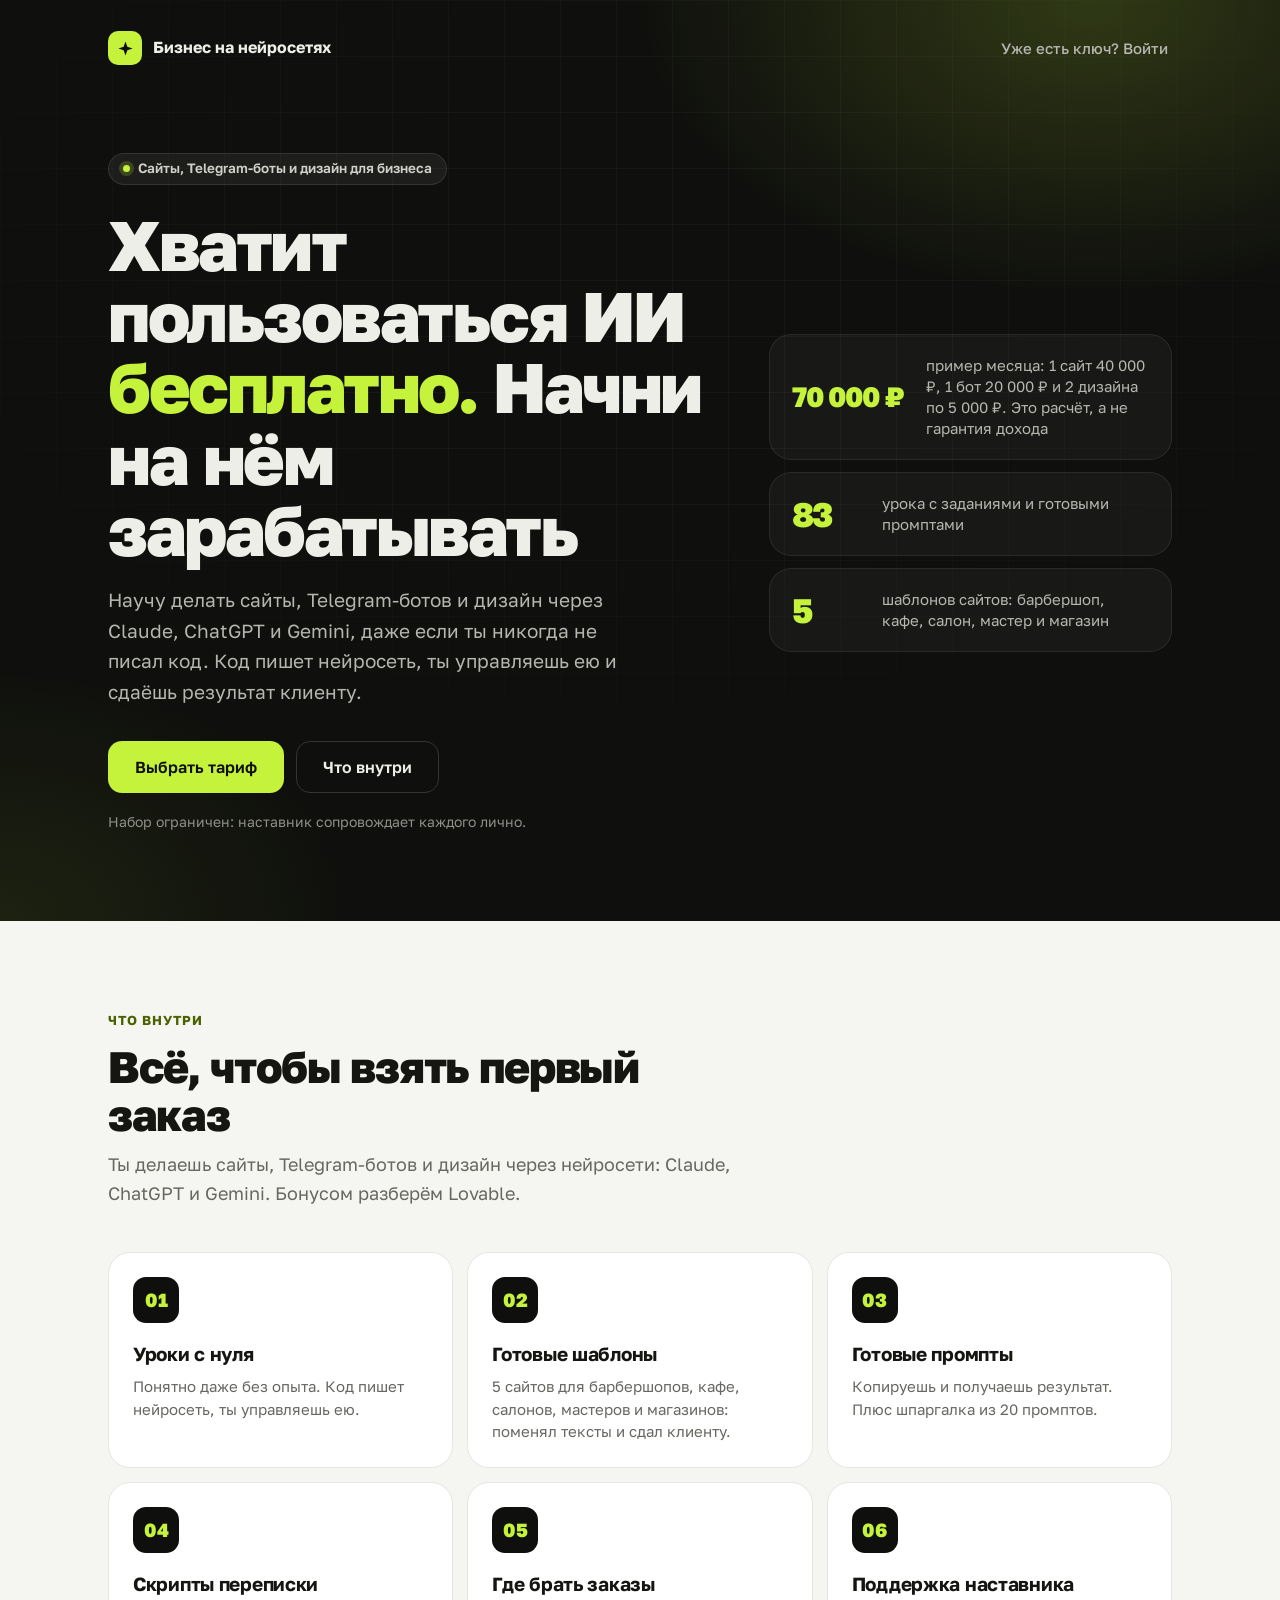
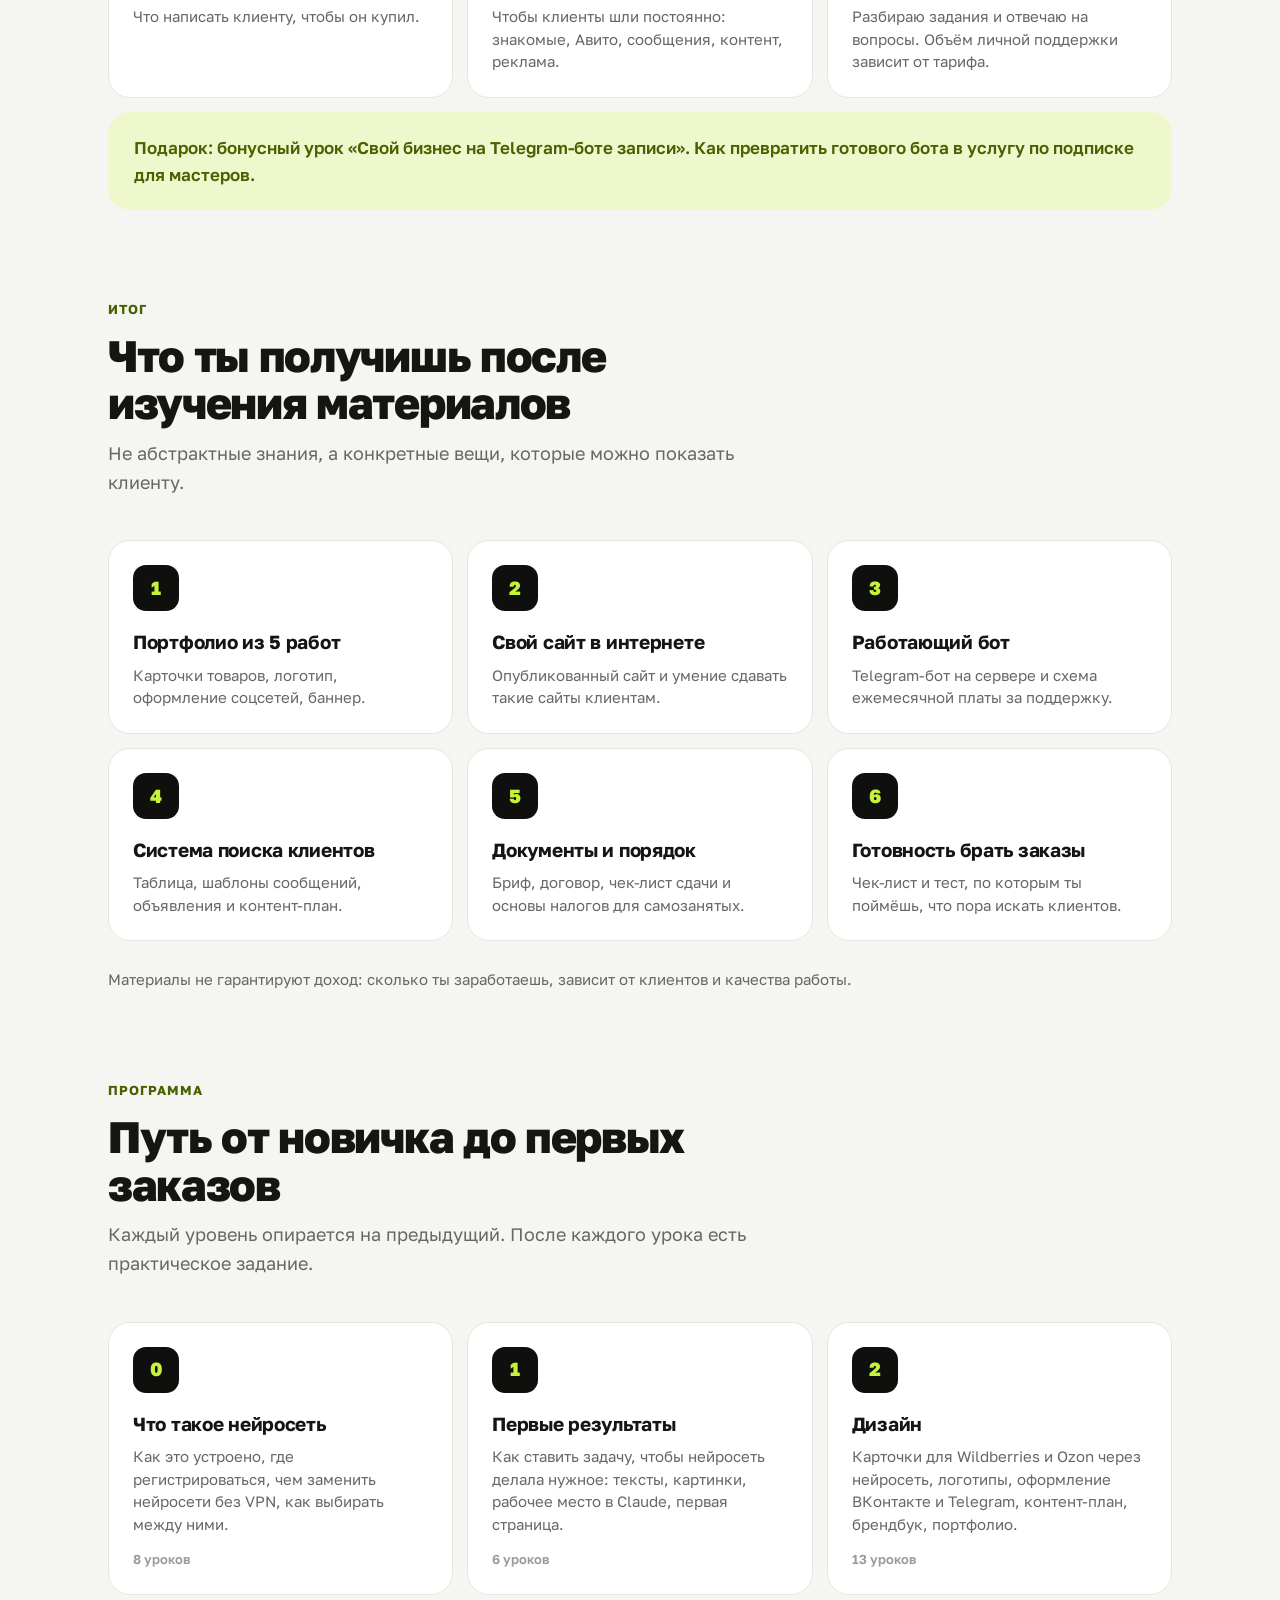
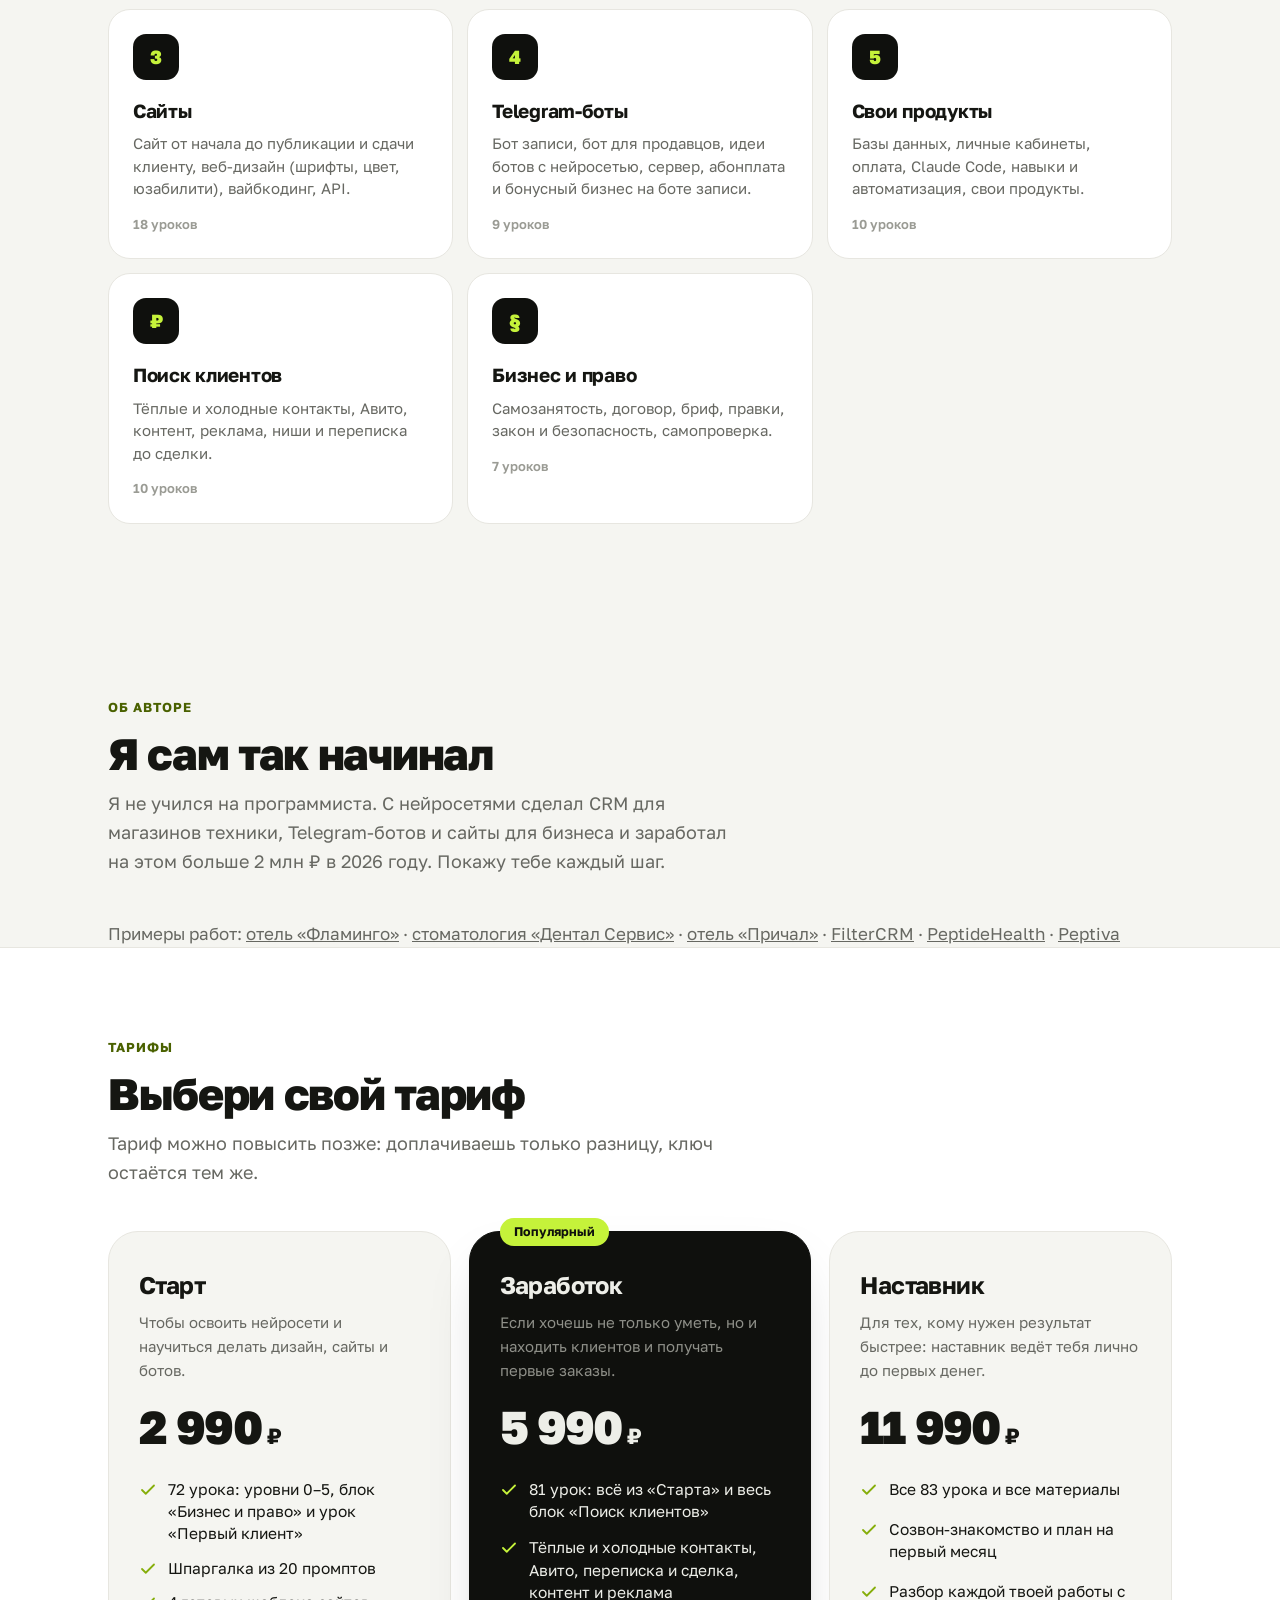
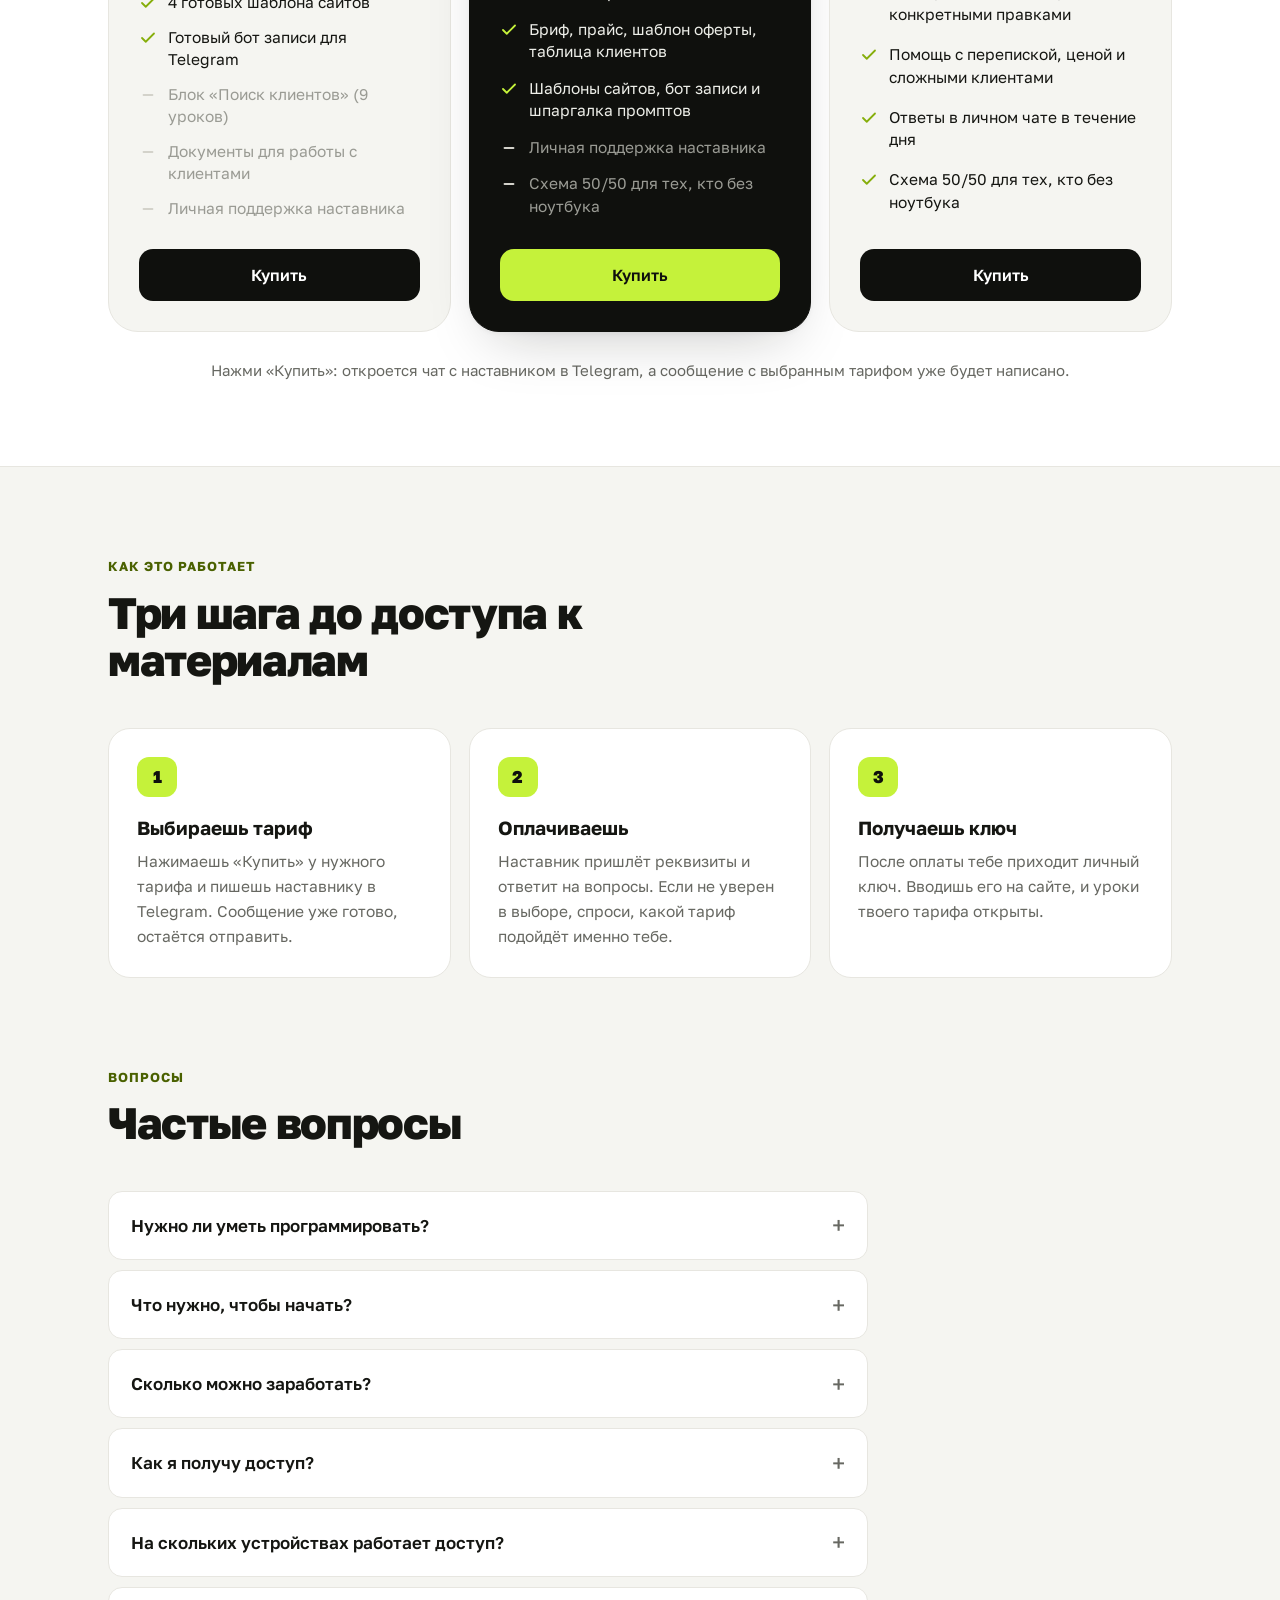
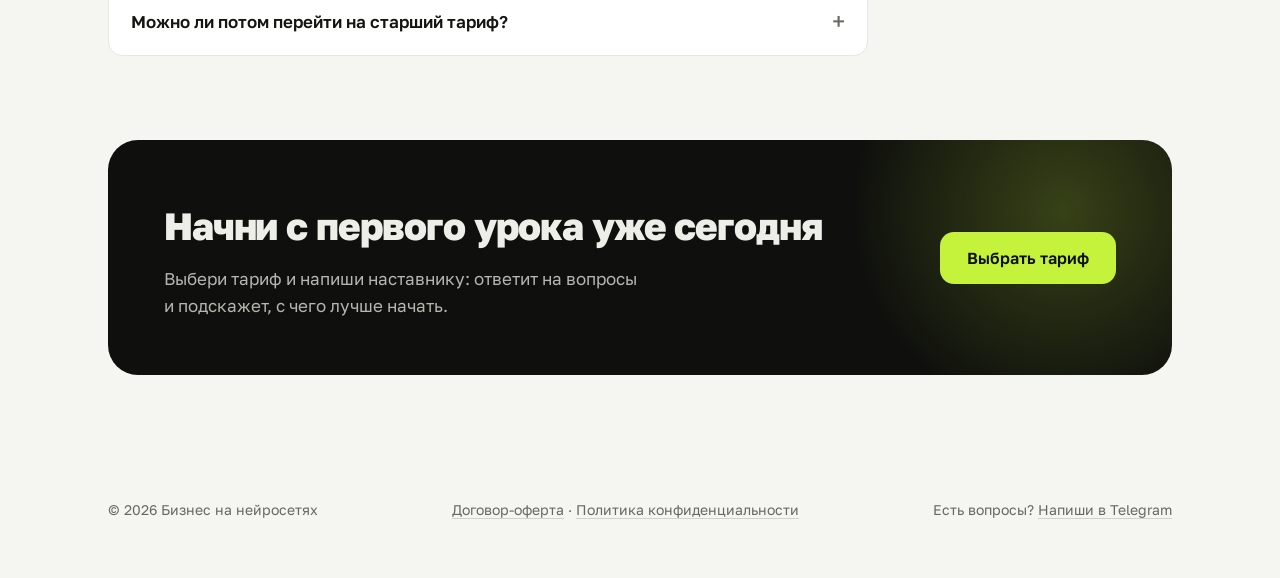
<file: buy.html>
<!doctype html>
<html lang="ru">
<head>
<meta charset="utf-8">
<meta name="viewport" content="width=device-width, initial-scale=1, viewport-fit=cover">
<meta name="description" content="Материалы «Бизнес на нейросетях»: от первого сообщения нейросети до своих сайтов, Telegram-ботов и первых заказов. Три тарифа.">
<meta name="theme-color" content="#0F100D">
<title>Бизнес на нейросетях · материалы</title>
<link rel="icon" href="data:image/svg+xml,%3Csvg xmlns='http://www.w3.org/2000/svg' viewBox='0 0 32 32'%3E%3Crect width='32' height='32' rx='9' fill='%230F100D'/%3E%3Cpath d='M16 6l2.3 6.7L25 15l-6.7 2.3L16 24l-2.3-6.7L7 15l6.7-2.3z' fill='%23C5F23A'/%3E%3C/svg%3E">
<link rel="preconnect" href="https://fonts.googleapis.com">
<link rel="preconnect" href="https://fonts.gstatic.com" crossorigin>
<link rel="stylesheet" href="https://fonts.googleapis.com/css2?family=Golos+Text:wght@400;500;600;700;800&display=swap">
<style>
:root{
  --bg:#F5F5F1; --surface:#FFFFFF; --surface-2:#F9F9F6; --line:#E7E6E0; --line-strong:#D3D2CA;
  --text:#151612; --muted:#676862; --faint:#9A9B94;
  --ink:#0F100D; --ink-text:#EDEEE8; --ink-muted:#8E8F88;
  --accent:#C5F23A; --accent-hover:#B4E224; --on-accent:#0F100D; --accent-soft:#EEF8CC; --accent-text:#4A6100; --bullet:#86AE0B;
  --r:14px; --r-lg:22px; --r-xl:30px;
  --shadow:0 2px 4px rgba(15,16,13,.04),0 24px 60px -24px rgba(15,16,13,.25);
  --font:"Golos Text",system-ui,-apple-system,"Segoe UI",Roboto,sans-serif;
  color-scheme:light;
}
*,*::before,*::after{box-sizing:border-box}
html{scroll-behavior:smooth;-webkit-text-size-adjust:100%}
@media (prefers-reduced-motion:reduce){html{scroll-behavior:auto}}
body{margin:0;background:var(--bg);color:var(--text);font:400 17px/1.6 var(--font);-webkit-font-smoothing:antialiased}
a{color:inherit}
svg{flex-shrink:0}
:focus-visible{outline:2px solid var(--accent);outline-offset:3px;border-radius:8px}
.wrap{max-width:1120px;margin:0 auto;padding:0 28px}
.btn{display:inline-flex;align-items:center;justify-content:center;gap:10px;min-height:52px;padding:0 26px;border-radius:14px;border:1px solid transparent;font:600 16px/1 var(--font);text-decoration:none;white-space:nowrap;cursor:pointer;transition:background .15s,transform .15s,border-color .15s}
.btn:active{transform:translateY(1px)}
.btn-accent{background:var(--accent);color:var(--on-accent)}
.btn-accent:hover{background:var(--accent-hover)}
.btn-dark{background:var(--ink);color:#fff}
.btn-dark:hover{background:#25261F}
.btn-ghost{border-color:var(--line-strong);color:var(--text);background:transparent}
.btn-ghost:hover{border-color:var(--text)}
.chip{display:inline-flex;align-items:center;gap:8px;height:32px;padding:0 14px;border-radius:999px;font-size:13.5px;font-weight:600;background:rgba(255,255,255,.06);border:1px solid rgba(255,255,255,.1);color:#CFD0C9}
.chip i{width:7px;height:7px;border-radius:50%;background:var(--accent);box-shadow:0 0 0 4px rgba(197,242,58,.18)}

/* шапка и первый экран */
.hero{position:relative;overflow:hidden;background:var(--ink);color:var(--ink-text)}
.hero::before{content:"";position:absolute;inset:0;background:radial-gradient(640px 420px at 85% 0%,rgba(197,242,58,.18),transparent 70%),radial-gradient(500px 360px at 0% 100%,rgba(197,242,58,.08),transparent 70%);pointer-events:none}
.hero::after{content:"";position:absolute;inset:0;background-image:linear-gradient(rgba(255,255,255,.035) 1px,transparent 1px),linear-gradient(90deg,rgba(255,255,255,.035) 1px,transparent 1px);background-size:56px 56px;-webkit-mask-image:radial-gradient(ellipse 80% 70% at 50% 30%,#000 30%,transparent 80%);mask-image:radial-gradient(ellipse 80% 70% at 50% 30%,#000 30%,transparent 80%);pointer-events:none}
.hero .wrap{position:relative;z-index:1}
.nav{display:flex;align-items:center;justify-content:space-between;padding:26px 0}
.logo{display:inline-flex;align-items:center;gap:11px;font-weight:700;font-size:16px;text-decoration:none}
.logo-mark{width:34px;height:34px;border-radius:10px;background:var(--accent);color:var(--on-accent);display:grid;place-items:center}
.nav a.login{color:#B5B6AF;text-decoration:none;font-size:15px;font-weight:500;padding:10px 4px}
.nav a.login:hover{color:#fff}
.hero-in{display:grid;grid-template-columns:minmax(0,1.2fr) minmax(0,.8fr);gap:56px;align-items:center;padding:56px 0 88px}
.hero h1{font-size:clamp(40px,5.8vw,70px);line-height:1.02;letter-spacing:-.035em;font-weight:800;margin:24px 0 20px}
.hero h1 em{font-style:normal;color:var(--accent)}
.hero p.lead{font-size:19px;line-height:1.6;color:#B5B6AF;max-width:540px;margin:0 0 34px}
.hero-cta{display:flex;flex-wrap:wrap;gap:12px}
.hero .btn-ghost{border-color:#34352F;color:#EDEEE8}
.hero .btn-ghost:hover{border-color:#8E8F88}
.facts{display:grid;gap:12px}
.fact{display:flex;align-items:center;gap:16px;padding:20px 22px;border-radius:var(--r-lg);background:rgba(255,255,255,.04);border:1px solid rgba(255,255,255,.08)}
.fact b{font-size:34px;font-weight:800;letter-spacing:-.04em;color:var(--accent);min-width:74px;line-height:1}
.fact span{font-size:15px;color:#B5B6AF;line-height:1.4}

/* секции */
section.s{padding:84px 0}
.s-head{max-width:640px;margin-bottom:44px}
.s-head h2{font-size:clamp(30px,4vw,44px);line-height:1.08;letter-spacing:-.03em;font-weight:800;margin:0 0 12px}
.s-head p{margin:0;color:var(--muted);font-size:18px}
.kicker{display:inline-block;font-size:13px;font-weight:700;letter-spacing:.08em;text-transform:uppercase;color:var(--accent-text);margin-bottom:12px}

/* программа */
.levels{display:grid;grid-template-columns:repeat(3,minmax(0,1fr));gap:14px}
.lv{background:var(--surface);border:1px solid var(--line);border-radius:var(--r-lg);padding:24px}
.lv-n{width:46px;height:46px;border-radius:13px;display:grid;place-items:center;background:var(--ink);color:var(--accent);font-weight:800;font-size:19px;margin-bottom:16px}
.lv h3{margin:0 0 6px;font-size:19px;letter-spacing:-.015em}
.lv p{margin:0;color:var(--muted);font-size:15px;line-height:1.5}
.lv small{display:block;margin-top:14px;font-size:13px;font-weight:600;color:var(--faint)}

/* тарифы */
.plans-bg{background:var(--surface);border-block:1px solid var(--line)}
.plans{display:grid;grid-template-columns:repeat(3,minmax(0,1fr));gap:18px;align-items:stretch}
.plan{position:relative;display:flex;flex-direction:column;background:var(--bg);border:1.5px solid var(--line);border-radius:var(--r-xl);padding:34px 30px 30px}
.plan.hot{background:var(--ink);color:var(--ink-text);border-color:var(--ink);box-shadow:var(--shadow)}
.plan .tag{position:absolute;top:-14px;left:30px;height:28px;padding:0 14px;display:inline-flex;align-items:center;border-radius:999px;background:var(--accent);color:var(--on-accent);font-size:12.5px;font-weight:700}
.plan h3{margin:0;font-size:24px;letter-spacing:-.025em}
.plan .for{margin:6px 0 22px;color:var(--muted);font-size:15px;min-height:46px}
.plan.hot .for{color:var(--ink-muted)}
.price{display:flex;align-items:baseline;gap:6px;margin-bottom:24px}
.price b{font-size:46px;font-weight:800;letter-spacing:-.04em;line-height:1}
.price span{font-size:22px;font-weight:700}
.plan ul{list-style:none;margin:0 0 30px;padding:0;display:grid;gap:12px;flex:1}
.plan li{display:flex;gap:11px;align-items:flex-start;font-size:15.5px;line-height:1.45}
.plan li svg{margin-top:3px;color:var(--bullet)}
.plan.hot li svg{color:var(--accent)}
.plan li.off{color:var(--faint)}
.plan li.off svg{color:var(--line-strong)}
.plan .btn{width:100%}
.plan:not(.hot) .btn{background:var(--ink);color:#fff}
.plan:not(.hot) .btn:hover{background:#25261F}
.note{margin:26px 0 0;text-align:center;color:var(--muted);font-size:15px}

/* как это работает */
.steps{display:grid;grid-template-columns:repeat(3,minmax(0,1fr));gap:18px;counter-reset:st}
.st{position:relative;padding:28px;border-radius:var(--r-lg);background:var(--surface);border:1px solid var(--line)}
.st::before{counter-increment:st;content:counter(st);display:grid;place-items:center;width:40px;height:40px;border-radius:12px;background:var(--accent);color:var(--on-accent);font-weight:800;margin-bottom:16px}
.st h3{margin:0 0 6px;font-size:19px}
.st p{margin:0;color:var(--muted);font-size:15.5px}

/* вопросы */
.faq{max-width:760px;display:grid;gap:10px}
.faq details{background:var(--surface);border:1px solid var(--line);border-radius:var(--r);padding:0 22px}
.faq summary{cursor:pointer;list-style:none;padding:20px 28px 20px 0;font-weight:600;font-size:17px;position:relative}
.faq summary::-webkit-details-marker{display:none}
.faq summary::after{content:"+";position:absolute;right:0;top:50%;transform:translateY(-50%);font-size:24px;font-weight:400;color:var(--muted)}
.faq details[open] summary::after{content:"–"}
.faq details p{margin:0 0 20px;color:var(--muted);font-size:16px}

/* финал */
.final{background:var(--ink);color:var(--ink-text);border-radius:var(--r-xl);padding:56px;display:flex;align-items:center;justify-content:space-between;gap:32px;position:relative;overflow:hidden}
.final::before{content:"";position:absolute;right:-100px;top:-140px;width:420px;height:420px;border-radius:50%;background:radial-gradient(closest-side,rgba(197,242,58,.22),transparent)}
.final > *{position:relative}
.final h2{margin:0 0 8px;font-size:clamp(28px,3.6vw,38px);letter-spacing:-.03em;font-weight:800}
.final p{margin:0;color:#B5B6AF;max-width:480px}
footer{padding:40px 0 56px;color:var(--muted);font-size:14px}
footer .wrap{display:flex;justify-content:space-between;gap:16px;flex-wrap:wrap}
footer a{text-decoration:none;border-bottom:1px solid var(--line-strong)}

/* всплывающее окно покупки */
.modal{position:fixed;inset:0;z-index:50;display:grid;place-items:center;padding:20px;background:rgba(10,11,8,.6);backdrop-filter:blur(3px)}
.modal[hidden]{display:none}
.modal-box{position:relative;width:100%;max-width:480px;background:var(--surface);border-radius:var(--r-xl);padding:34px;box-shadow:var(--shadow);animation:pop .25s cubic-bezier(.2,.8,.2,1)}
@keyframes pop{from{opacity:0;transform:translateY(10px) scale(.98)}}
.modal-x{position:absolute;right:16px;top:16px;width:36px;height:36px;border-radius:10px;border:1px solid var(--line);background:var(--surface);color:var(--muted);display:grid;place-items:center;cursor:pointer}
.modal-box h2{margin:0 0 6px;font-size:26px;letter-spacing:-.03em;font-weight:800}
.modal-box .sub{margin:0 0 20px;color:var(--muted);font-size:15px}
.sum{display:flex;justify-content:space-between;align-items:center;padding:16px 20px;border-radius:16px;background:var(--accent);color:var(--on-accent);font-weight:600;margin-bottom:18px}
.sum b{font-size:28px;font-weight:800;letter-spacing:-.03em}
.field{margin-bottom:14px}
.field label{display:block;font-weight:600;font-size:14px;margin-bottom:6px}
.field label span{font-weight:400;color:var(--faint)}
.field input{width:100%;height:50px;border:1.5px solid var(--line-strong);border-radius:12px;padding:0 14px;font:500 16px var(--font);background:var(--surface-2);color:var(--text)}
.field input:focus{outline:none;border-color:var(--text);box-shadow:0 0 0 4px rgba(197,242,58,.4);background:#fff}
.modal-box .btn{width:100%;margin-top:6px}
.modal-box .fine{margin:14px 0 0;font-size:13px;color:var(--muted);text-align:center;line-height:1.5}
.modal-box .fine a{color:inherit;text-decoration:underline;text-underline-offset:2px}

@media (max-width:900px){
  .hero-in{grid-template-columns:1fr;gap:36px;padding:32px 0 64px}
  .levels,.plans,.steps{grid-template-columns:1fr}
  .plan .for{min-height:0}
  .final{flex-direction:column;align-items:flex-start;padding:36px 26px}
  section.s{padding:60px 0}
}
@media (max-width:560px){
  .wrap{padding:0 18px}
  .hero-cta .btn,.final .btn{width:100%}
  .modal{padding:0;place-items:end stretch}
  .modal-box{border-radius:24px 24px 0 0;padding:28px 20px calc(22px + env(safe-area-inset-bottom,0px))}
}
</style>
<script src="config.js?v=14"></script>
</head>
<body>

<header class="hero">
  <div class="wrap">
    <nav class="nav">
      <a class="logo" href="#"><span class="logo-mark"><svg width="17" height="17" viewBox="0 0 24 24" fill="currentColor"><path d="M12 2l2.6 7.4L22 12l-7.4 2.6L12 22l-2.6-7.4L2 12l7.4-2.6z"/></svg></span>Бизнес на нейросетях</a>
      <a class="login" href="./">Уже есть ключ? Войти</a>
    </nav>
    <div class="hero-in">
      <div>
        <span class="chip"><i></i>Сайты, Telegram-боты и дизайн для бизнеса</span>
        <h1>Хватит пользоваться ИИ <em>бесплатно.</em> Начни на нём зарабатывать</h1>
        <p class="lead">Научу делать сайты, Telegram-ботов и дизайн через Claude, ChatGPT и Gemini, даже если ты никогда не писал код. Код пишет нейросеть, ты управляешь ею и сдаёшь результат клиенту.</p>
        <div class="hero-cta">
          <a class="btn btn-accent" href="#plans">Выбрать тариф</a>
          <a class="btn btn-ghost" href="#program">Что внутри</a>
        </div>
        <p style="margin:18px 0 0;font-size:14px;color:var(--ink-muted)">Набор ограничен: наставник сопровождает каждого лично.</p>
      </div>
      <div class="facts">
        <div class="fact"><b style="font-size:28px;min-width:118px">70 000 ₽</b><span>пример месяца: 1 сайт 40 000 ₽, 1 бот 20 000 ₽ и 2 дизайна по 5 000 ₽. Это расчёт, а не гарантия дохода</span></div>
        <div class="fact"><b id="fLessons">83</b><span>урока с заданиями и готовыми промптами</span></div>
        <div class="fact"><b>5</b><span>шаблонов сайтов: барбершоп, кафе, салон, мастер и магазин</span></div>
      </div>
    </div>
  </div>
</header>

<section class="s" id="inside" style="padding-bottom:0">
  <div class="wrap">
    <div class="s-head">
      <span class="kicker">Что внутри</span>
      <h2>Всё, чтобы взять первый заказ</h2>
      <p>Ты делаешь сайты, Telegram-ботов и дизайн через нейросети: Claude, ChatGPT и Gemini. Бонусом разберём Lovable.</p>
    </div>
    <div class="levels">
      <div class="lv"><div class="lv-n">01</div><h3>Уроки с нуля</h3><p>Понятно даже без опыта. Код пишет нейросеть, ты управляешь ею.</p></div>
      <div class="lv"><div class="lv-n">02</div><h3>Готовые шаблоны</h3><p>5 сайтов для барбершопов, кафе, салонов, мастеров и магазинов: поменял тексты и сдал клиенту.</p></div>
      <div class="lv"><div class="lv-n">03</div><h3>Готовые промпты</h3><p>Копируешь и получаешь результат. Плюс шпаргалка из 20 промптов.</p></div>
      <div class="lv"><div class="lv-n">04</div><h3>Скрипты переписки</h3><p>Что написать клиенту, чтобы он купил.</p></div>
      <div class="lv"><div class="lv-n">05</div><h3>Где брать заказы</h3><p>Чтобы клиенты шли постоянно: знакомые, Авито, сообщения, контент, реклама.</p></div>
      <div class="lv"><div class="lv-n">06</div><h3>Поддержка наставника</h3><p>Разбираю задания и отвечаю на вопросы. Объём личной поддержки зависит от тарифа.</p></div>
    </div>
    <div style="margin-top:14px;padding:22px 26px;border-radius:var(--r-lg);background:var(--accent-soft);color:var(--accent-text);font-weight:600">
      Подарок: бонусный урок «Свой бизнес на Telegram-боте записи». Как превратить готового бота в услугу по подписке для мастеров.
    </div>
  </div>
</section>

<section class="s" id="result" style="padding-bottom:0">
  <div class="wrap">
    <div class="s-head">
      <span class="kicker">Итог</span>
      <h2>Что ты получишь после изучения материалов</h2>
      <p>Не абстрактные знания, а конкретные вещи, которые можно показать клиенту.</p>
    </div>
    <div class="levels">
      <div class="lv"><div class="lv-n">1</div><h3>Портфолио из 5 работ</h3><p>Карточки товаров, логотип, оформление соцсетей, баннер.</p></div>
      <div class="lv"><div class="lv-n">2</div><h3>Свой сайт в интернете</h3><p>Опубликованный сайт и умение сдавать такие сайты клиентам.</p></div>
      <div class="lv"><div class="lv-n">3</div><h3>Работающий бот</h3><p>Telegram-бот на сервере и схема ежемесячной платы за поддержку.</p></div>
      <div class="lv"><div class="lv-n">4</div><h3>Система поиска клиентов</h3><p>Таблица, шаблоны сообщений, объявления и контент-план.</p></div>
      <div class="lv"><div class="lv-n">5</div><h3>Документы и порядок</h3><p>Бриф, договор, чек-лист сдачи и основы налогов для самозанятых.</p></div>
      <div class="lv"><div class="lv-n">6</div><h3>Готовность брать заказы</h3><p>Чек-лист и тест, по которым ты поймёшь, что пора искать клиентов.</p></div>
    </div>
    <p class="note" style="text-align:left">Материалы не гарантируют доход: сколько ты заработаешь, зависит от клиентов и качества работы.</p>
  </div>
</section>

<section class="s" id="program">
  <div class="wrap">
    <div class="s-head">
      <span class="kicker">Программа</span>
      <h2>Путь от новичка до первых заказов</h2>
      <p>Каждый уровень опирается на предыдущий. После каждого урока есть практическое задание.</p>
    </div>
    <div class="levels">
      <div class="lv"><div class="lv-n">0</div><h3>Что такое нейросеть</h3><p>Как это устроено, где регистрироваться, чем заменить нейросети без VPN, как выбирать между ними.</p><small>8 уроков</small></div>
      <div class="lv"><div class="lv-n">1</div><h3>Первые результаты</h3><p>Как ставить задачу, чтобы нейросеть делала нужное: тексты, картинки, рабочее место в Claude, первая страница.</p><small>6 уроков</small></div>
      <div class="lv"><div class="lv-n">2</div><h3>Дизайн</h3><p>Карточки для Wildberries и Ozon через нейросеть, логотипы, оформление ВКонтакте и Telegram, контент-план, брендбук, портфолио.</p><small>13 уроков</small></div>
      <div class="lv"><div class="lv-n">3</div><h3>Сайты</h3><p>Сайт от начала до публикации и сдачи клиенту, веб-дизайн (шрифты, цвет, юзабилити), вайбкодинг, API.</p><small>18 уроков</small></div>
      <div class="lv"><div class="lv-n">4</div><h3>Telegram-боты</h3><p>Бот записи, бот для продавцов, идеи ботов с нейросетью, сервер, абонплата и бонусный бизнес на боте записи.</p><small>9 уроков</small></div>
      <div class="lv"><div class="lv-n">5</div><h3>Свои продукты</h3><p>Базы данных, личные кабинеты, оплата, Claude Code, навыки и автоматизация, свои продукты.</p><small>10 уроков</small></div>
      <div class="lv"><div class="lv-n">₽</div><h3>Поиск клиентов</h3><p>Тёплые и холодные контакты, Авито, контент, реклама, ниши и переписка до сделки.</p><small>10 уроков</small></div>
      <div class="lv"><div class="lv-n">§</div><h3>Бизнес и право</h3><p>Самозанятость, договор, бриф, правки, закон и безопасность, самопроверка.</p><small>7 уроков</small></div>
    </div>
  </div>
</section>

<section class="s" id="author" style="padding-bottom:0">
  <div class="wrap">
    <div class="s-head">
      <span class="kicker">Об авторе</span>
      <h2>Я сам так начинал</h2>
      <p>Я не учился на программиста. С нейросетями сделал CRM для магазинов техники, Telegram-ботов и сайты для бизнеса и заработал на этом больше 2 млн ₽ в 2026 году. Покажу тебе каждый шаг.</p>
    </div>
    <p style="color:var(--muted);margin:0">Примеры работ:
      <a href="https://bilal1803.github.io/flamingo/" target="_blank" rel="noopener">отель «Фламинго»</a> ·
      <a href="https://bilal1803.github.io/dental/" target="_blank" rel="noopener">стоматология «Дентал Сервис»</a> ·
      <a href="https://bilal1803.github.io/Prichal/" target="_blank" rel="noopener">отель «Причал»</a> ·
      <a href="https://filtercrm.ru" target="_blank" rel="noopener">FilterCRM</a> ·
      <a href="https://peptidehealth.pro/" target="_blank" rel="noopener">PeptideHealth</a> ·
      <a href="https://peptiva-life.com" target="_blank" rel="noopener">Peptiva</a>
    </p>
  </div>
</section>

<section class="s plans-bg" id="plans">
  <div class="wrap">
    <div class="s-head">
      <span class="kicker">Тарифы</span>
      <h2>Выбери свой тариф</h2>
      <p>Тариф можно повысить позже: доплачиваешь только разницу, ключ остаётся тем же.</p>
    </div>
    <div class="plans" id="plans-list"></div>
    <p class="note">Нажми «Купить»: откроется чат с наставником в Telegram, а сообщение с выбранным тарифом уже будет написано.</p>
  </div>
</section>

<section class="s">
  <div class="wrap">
    <div class="s-head">
      <span class="kicker">Как это работает</span>
      <h2>Три шага до доступа к материалам</h2>
    </div>
    <div class="steps">
      <div class="st"><h3>Выбираешь тариф</h3><p>Нажимаешь «Купить» у нужного тарифа и пишешь наставнику в Telegram. Сообщение уже готово, остаётся отправить.</p></div>
      <div class="st"><h3>Оплачиваешь</h3><p>Наставник пришлёт реквизиты и ответит на вопросы. Если не уверен в выборе, спроси, какой тариф подойдёт именно тебе.</p></div>
      <div class="st"><h3>Получаешь ключ</h3><p>После оплаты тебе приходит личный ключ. Вводишь его на сайте, и уроки твоего тарифа открыты.</p></div>
    </div>
  </div>
</section>

<section class="s" style="padding-top:0">
  <div class="wrap">
    <div class="s-head"><span class="kicker">Вопросы</span><h2>Частые вопросы</h2></div>
    <div class="faq">
      <details><summary>Нужно ли уметь программировать?</summary><p>Нет. Код пишет нейросеть. Твоя задача: понять, что нужно клиенту, объяснить это нейросети, проверить результат и довести до готового. Именно об этом материалы.</p></details>
      <details><summary>Что нужно, чтобы начать?</summary><p>Телефон или компьютер. Для уровня с Telegram-ботами и сайтами лучше компьютер. Доступ к нейросетям и подписки настроим вместе с наставником.</p></details>
      <details><summary>Сколько можно заработать?</summary><p>Ориентиры из материалов: сайт для бизнеса от 20 000 ₽, бот от 15 000 ₽, карточки для маркетплейсов от 400 ₽ за штуку. Доход зависит от того, сколько клиентов ты найдёшь, поэтому в тарифах «Заработок» и «Наставник» есть блок про поиск клиентов.</p></details>
      <details><summary>Как я получу доступ?</summary><p>После оплаты наставник пришлёт ключ вида AI-XXXX-XXXX-XXXX. Его нужно ввести на странице входа, и материалы откроются. Ключ остаётся тем же, даже если ты повысишь тариф.</p></details>
      <details><summary>На скольких устройствах работает доступ?</summary><p>Ключ работает на одном устройстве: телефоне или компьютере. Перейти на другое можно в любой момент: нажми «Выйти» на старом. Если нужно смотреть материалы и с телефона, и с ноутбука одновременно, можно докупить второе устройство за <span class="dev-price">990</span> ₽.</p></details>
      <details><summary>Можно ли потом перейти на старший тариф?</summary><p>Да. Нажми «Повысить тариф» в личном кабинете: покажем доплату, и откроется чат с наставником. Платишь только разницу между тарифами.</p></details>
    </div>
  </div>
</section>

<section class="s" style="padding-top:0">
  <div class="wrap">
    <div class="final">
      <div><h2>Начни с первого урока уже сегодня</h2><p>Выбери тариф и напиши наставнику: ответит на вопросы и подскажет, с чего лучше начать.</p></div>
      <a class="btn btn-accent" href="#plans">Выбрать тариф</a>
    </div>
  </div>
</section>

<footer><div class="wrap"><span>© <span id="year"></span> Бизнес на нейросетях</span><span><a href="oferta.html" target="_blank">Договор-оферта</a> · <a href="privacy.html" target="_blank">Политика конфиденциальности</a></span><span>Есть вопросы? <a id="contact" href="#" target="_blank" rel="noopener">Напиши в Telegram</a></span></div></footer>

<div class="modal" id="modal" hidden role="dialog" aria-modal="true" aria-labelledby="mTitle">
  <div class="modal-box">
    <button class="modal-x" type="button" id="mClose" aria-label="Закрыть"><svg width="16" height="16" viewBox="0 0 24 24" fill="none" stroke="currentColor" stroke-width="2.2" stroke-linecap="round"><line x1="6" y1="6" x2="18" y2="18"/><line x1="18" y1="6" x2="6" y2="18"/></svg></button>
    <h2 id="mTitle"></h2>
    <p class="sub" id="mSub"></p>
    <div class="sum"><span>К оплате</span><b id="mPrice"></b></div>
    <div class="field"><label for="mName">Как к тебе обращаться? <span>· необязательно</span></label><input id="mName" autocomplete="given-name" maxlength="60" placeholder="Например, Артём"></div>
    <a class="btn btn-accent" id="mGo" href="#" target="_blank" rel="noopener">Написать в Telegram</a>
    <p class="fine">Откроется чат с наставником. Сообщение уже написано, останется нажать «Отправить». Покупая доступ, ты принимаешь условия <a href="oferta.html" target="_blank">Договора-оферты</a> и <a href="privacy.html" target="_blank">Политики конфиденциальности</a>.</p>
  </div>
</div>

<script>
const CFG = window.CONFIG || {};
const TARIFFS = CFG.TARIFFS || [];
document.querySelectorAll(".dev-price").forEach(e => e.textContent = (CFG.EXTRA_DEVICE_PRICE || 990).toLocaleString("ru-RU"));
const CONTACT = (CFG.CONTACT_URL || "https://t.me/styllec").replace(/\/$/, "");
const $ = id => document.getElementById(id);
const rub = n => n.toLocaleString("ru-RU") + " ₽";
const ok = '<svg width="18" height="18" viewBox="0 0 24 24" fill="none" stroke="currentColor" stroke-width="2.4" stroke-linecap="round" stroke-linejoin="round"><polyline points="20 6 9 17 4 12"/></svg>';
const no = '<svg width="18" height="18" viewBox="0 0 24 24" fill="none" stroke="currentColor" stroke-width="2.4" stroke-linecap="round"><line x1="6" y1="12" x2="18" y2="12"/></svg>';

// что входит в каждый тариф
const PLAN = {
  start: {
    for: "Чтобы освоить нейросети и научиться делать дизайн, сайты и ботов.",
    items: [[1,"72 урока: уровни 0–5, блок «Бизнес и право» и урок «Первый клиент»"],[1,"Шпаргалка из 20 промптов"],[1,"4 готовых шаблона сайтов"],[1,"Готовый бот записи для Telegram"],[0,"Блок «Поиск клиентов» (9 уроков)"],[0,"Документы для работы с клиентами"],[0,"Личная поддержка наставника"]]
  },
  earn: {
    for: "Если хочешь не только уметь, но и находить клиентов и получать первые заказы.",
    items: [[1,"81 урок: всё из «Старта» и весь блок «Поиск клиентов»"],[1,"Тёплые и холодные контакты, Авито, переписка и сделка, контент и реклама"],[1,"Бриф, прайс, шаблон оферты, таблица клиентов"],[1,"Шаблоны сайтов, бот записи и шпаргалка промптов"],[0,"Личная поддержка наставника"],[0,"Схема 50/50 для тех, кто без ноутбука"]],
    hot: true, tag: "Популярный"
  },
  mentor: {
    for: "Для тех, кому нужен результат быстрее: наставник ведёт тебя лично до первых денег.",
    items: [[1,"Все 83 урока и все материалы"],[1,"Созвон-знакомство и план на первый месяц"],[1,"Разбор каждой твоей работы с конкретными правками"],[1,"Помощь с перепиской, ценой и сложными клиентами"],[1,"Ответы в личном чате в течение дня"],[1,"Схема 50/50 для тех, кто без ноутбука"]]
  }
};

function message(t, name){
  return `Здравствуйте!${name ? " Меня зовут " + name + "." : ""} Хочу купить материалы «Бизнес на нейросетях», тариф «${t.name}» (${rub(t.price)}). Подскажите, как оплатить.`;
}

$("plans-list").innerHTML = TARIFFS.map(t => {
  const p = PLAN[t.id] || {for: t.desc, items: []};
  return `<article class="plan${p.hot ? " hot" : ""}">${p.tag ? `<span class="tag">${p.tag}</span>` : ""}
    <h3>${t.name}</h3><p class="for">${p.for}</p>
    <div class="price"><b>${t.price.toLocaleString("ru-RU")}</b><span>₽</span></div>
    <ul>${p.items.map(([on, text]) => `<li class="${on ? "" : "off"}">${on ? ok : no}<span>${text}</span></li>`).join("")}</ul>
    <button class="btn ${p.hot ? "btn-accent" : ""}" type="button" data-buy="${t.id}">Купить</button></article>`;
}).join("");

// окно покупки
let current = null;
function paint(){
  $("mGo").href = CONTACT + "?text=" + encodeURIComponent(message(current, $("mName").value.trim()));
}
function open(id){
  current = TARIFFS.find(t => t.id === id); if(!current) return;
  $("mTitle").textContent = "Тариф «" + current.name + "»";
  $("mSub").textContent = current.desc;
  $("mPrice").textContent = rub(current.price);
  paint(); $("modal").hidden = false; document.body.style.overflow = "hidden";
  setTimeout(() => $("mName").focus(), 50);
}
function close(){ $("modal").hidden = true; document.body.style.overflow = ""; }
document.addEventListener("click", e => { const b = e.target.closest("[data-buy]"); if(b) open(b.dataset.buy); });
$("mName").addEventListener("input", paint);
$("mClose").addEventListener("click", close);
$("modal").addEventListener("click", e => { if(e.target === $("modal")) close(); });
$("mGo").addEventListener("click", () => setTimeout(close, 300));
document.addEventListener("keydown", e => { if(e.key === "Escape") close(); });
$("contact").href = CONTACT;
$("year").textContent = new Date().getFullYear();
</script>
</body>
</html>
</file>
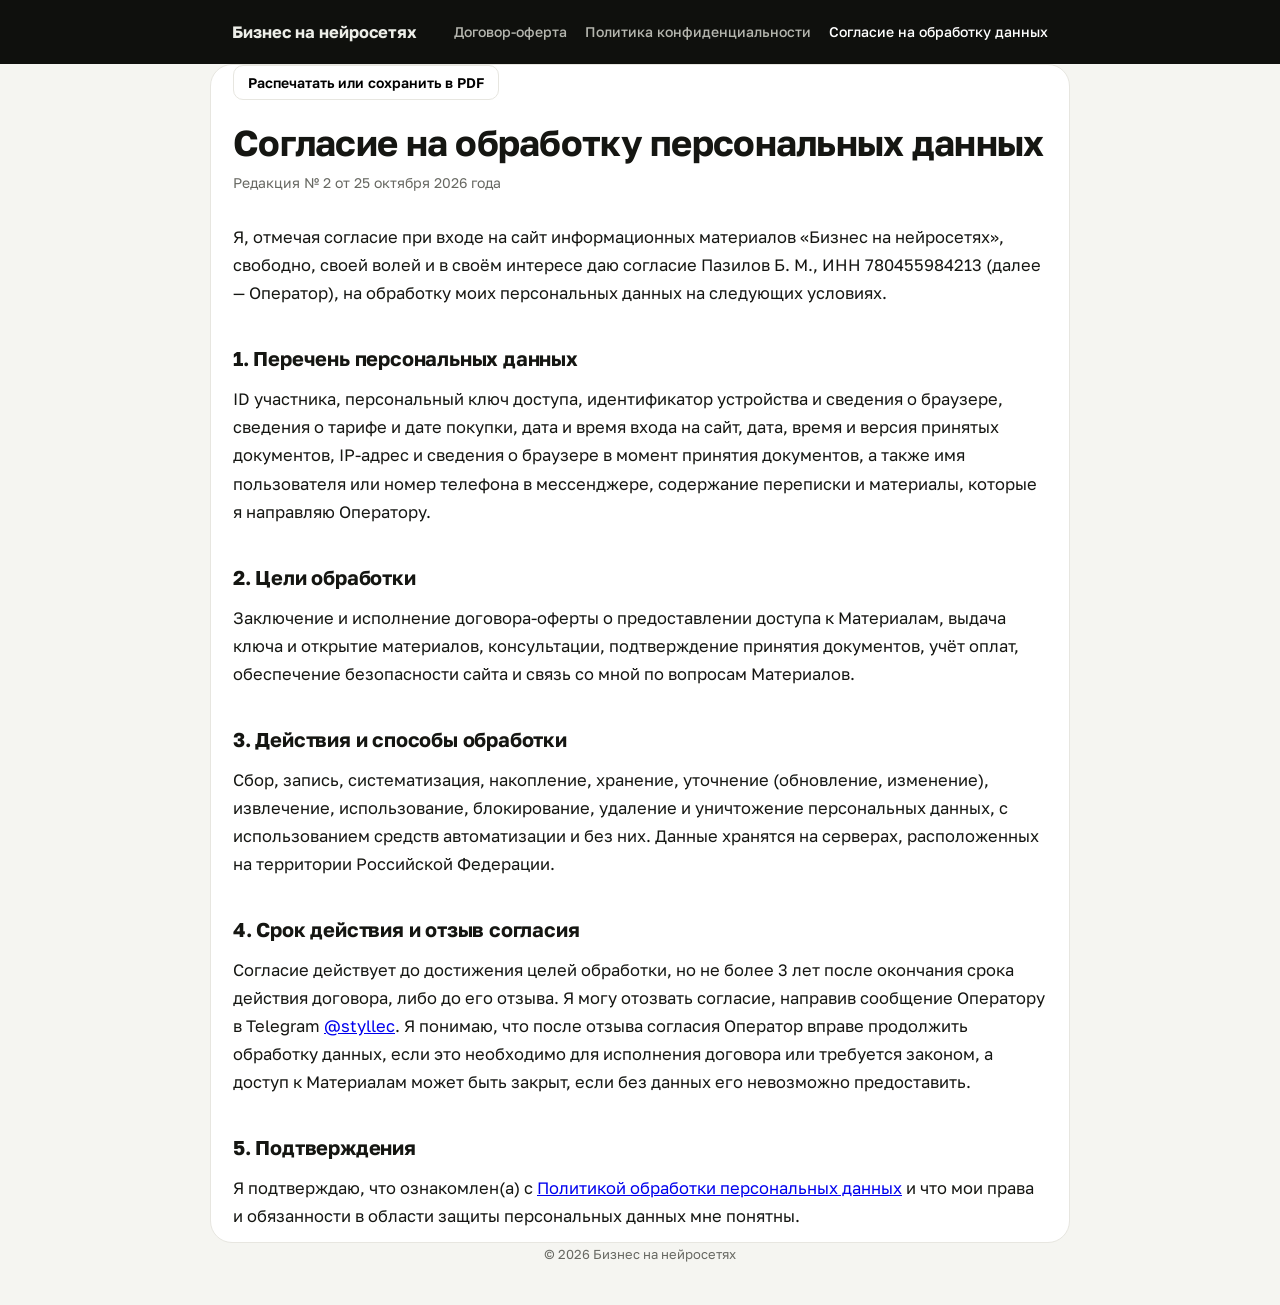
<file: consent.html>
<!doctype html>
<html lang="ru">
<head>
<meta charset="utf-8">
<meta name="viewport" content="width=device-width, initial-scale=1">
<title>Согласие на обработку персональных данных · Бизнес на нейросетях</title>
<meta name="robots" content="noindex">
<link rel="stylesheet" href="https://fonts.googleapis.com/css2?family=Golos+Text:wght@400;600;700&display=swap">
<link rel="stylesheet" href="docs.css">
</head>
<body>
<div class="top"><div class="wrap"><a href="./">Бизнес на нейросетях</a><nav><a href="oferta.html">Договор-оферта</a><a href="privacy.html">Политика конфиденциальности</a><a href="consent.html" aria-current="page">Согласие на обработку данных</a></nav></div></div>
<main class="wrap">
<button class="print" onclick="window.print()">Распечатать или сохранить в PDF</button>
<h1>Согласие на обработку персональных данных</h1>
<p class="meta">Редакция № 2 от 25 октября 2026 года</p>

<p>Я, отмечая согласие при входе на сайт информационных материалов «Бизнес на нейросетях», свободно, своей волей и в своём интересе даю согласие Пазилов Б. М., ИНН 780455984213 (далее — Оператор), на обработку моих персональных данных на следующих условиях.</p>

<h2>1. Перечень персональных данных</h2>
<p>ID участника, персональный ключ доступа, идентификатор устройства и сведения о браузере, сведения о тарифе и дате покупки, дата и время входа на сайт, дата, время и версия принятых документов, IP-адрес и сведения о браузере в момент принятия документов, а также имя пользователя или номер телефона в мессенджере, содержание переписки и материалы, которые я направляю Оператору.</p>

<h2>2. Цели обработки</h2>
<p>Заключение и исполнение договора-оферты о предоставлении доступа к Материалам, выдача ключа и открытие материалов, консультации, подтверждение принятия документов, учёт оплат, обеспечение безопасности сайта и связь со мной по вопросам Материалов.</p>

<h2>3. Действия и способы обработки</h2>
<p>Сбор, запись, систематизация, накопление, хранение, уточнение (обновление, изменение), извлечение, использование, блокирование, удаление и уничтожение персональных данных, с использованием средств автоматизации и без них. Данные хранятся на серверах, расположенных на территории Российской Федерации.</p>

<h2>4. Срок действия и отзыв согласия</h2>
<p>Согласие действует до достижения целей обработки, но не более 3 лет после окончания срока действия договора, либо до его отзыва. Я могу отозвать согласие, направив сообщение Оператору в Telegram <a href="https://t.me/styllec">@styllec</a>. Я понимаю, что после отзыва согласия Оператор вправе продолжить обработку данных, если это необходимо для исполнения договора или требуется законом, а доступ к Материалам может быть закрыт, если без данных его невозможно предоставить.</p>

<h2>5. Подтверждения</h2>
<p>Я подтверждаю, что ознакомлен(а) с <a href="privacy.html">Политикой обработки персональных данных</a> и что мои права и обязанности в области защиты персональных данных мне понятны.</p>
</main>
<footer>© 2026 Бизнес на нейросетях</footer>
</body>
</html>
</file>
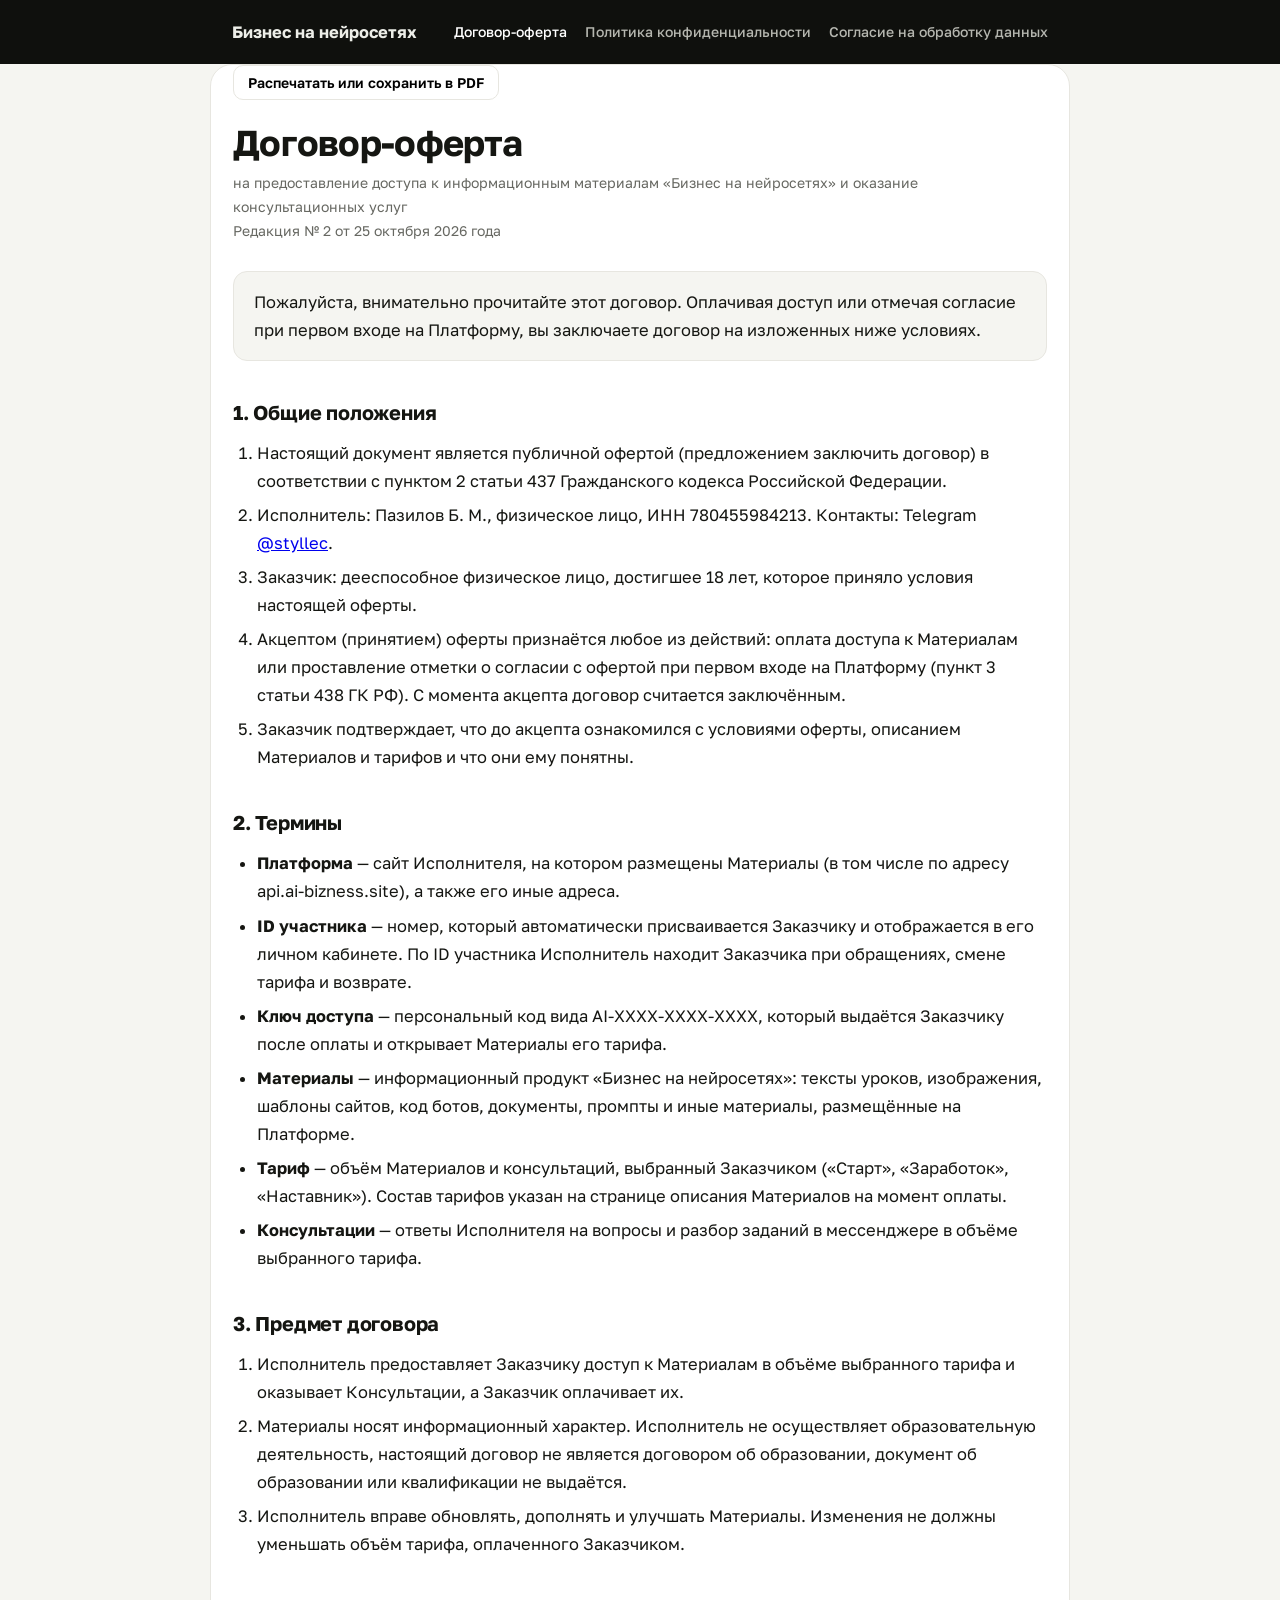
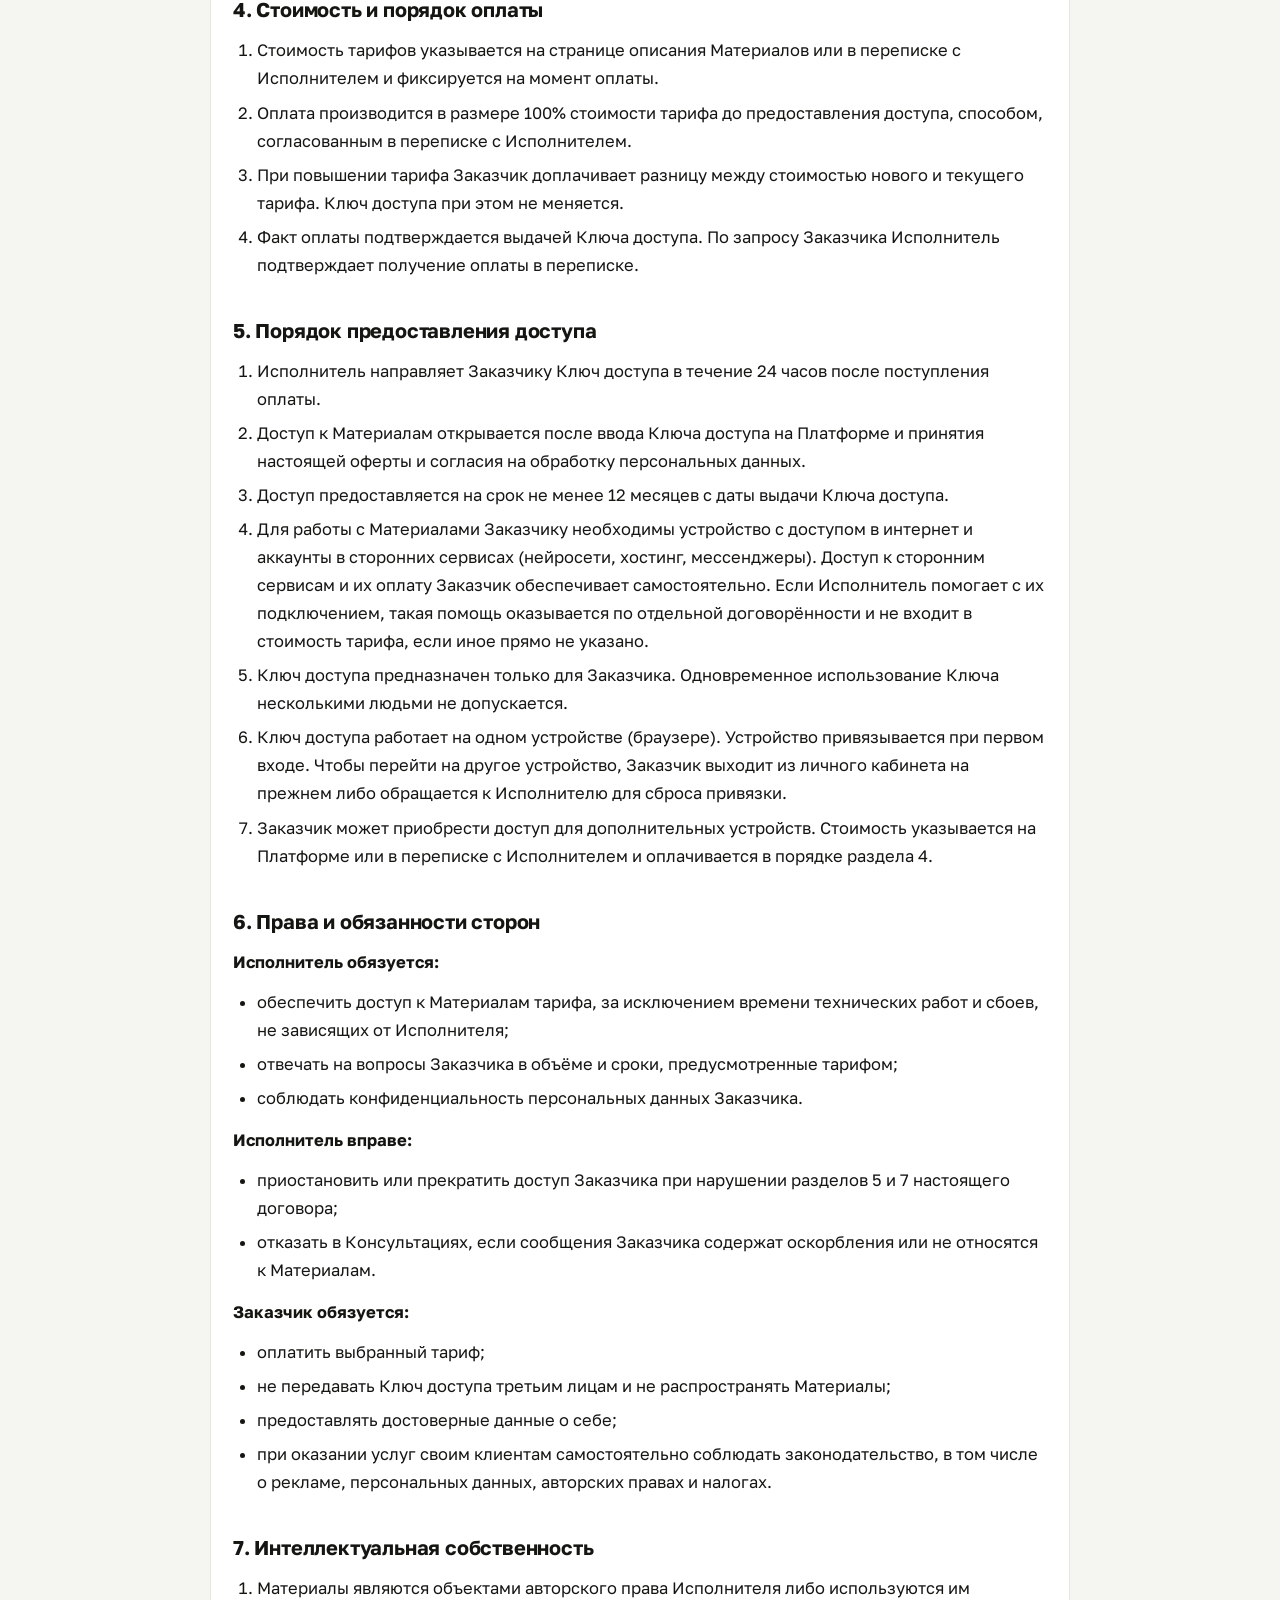
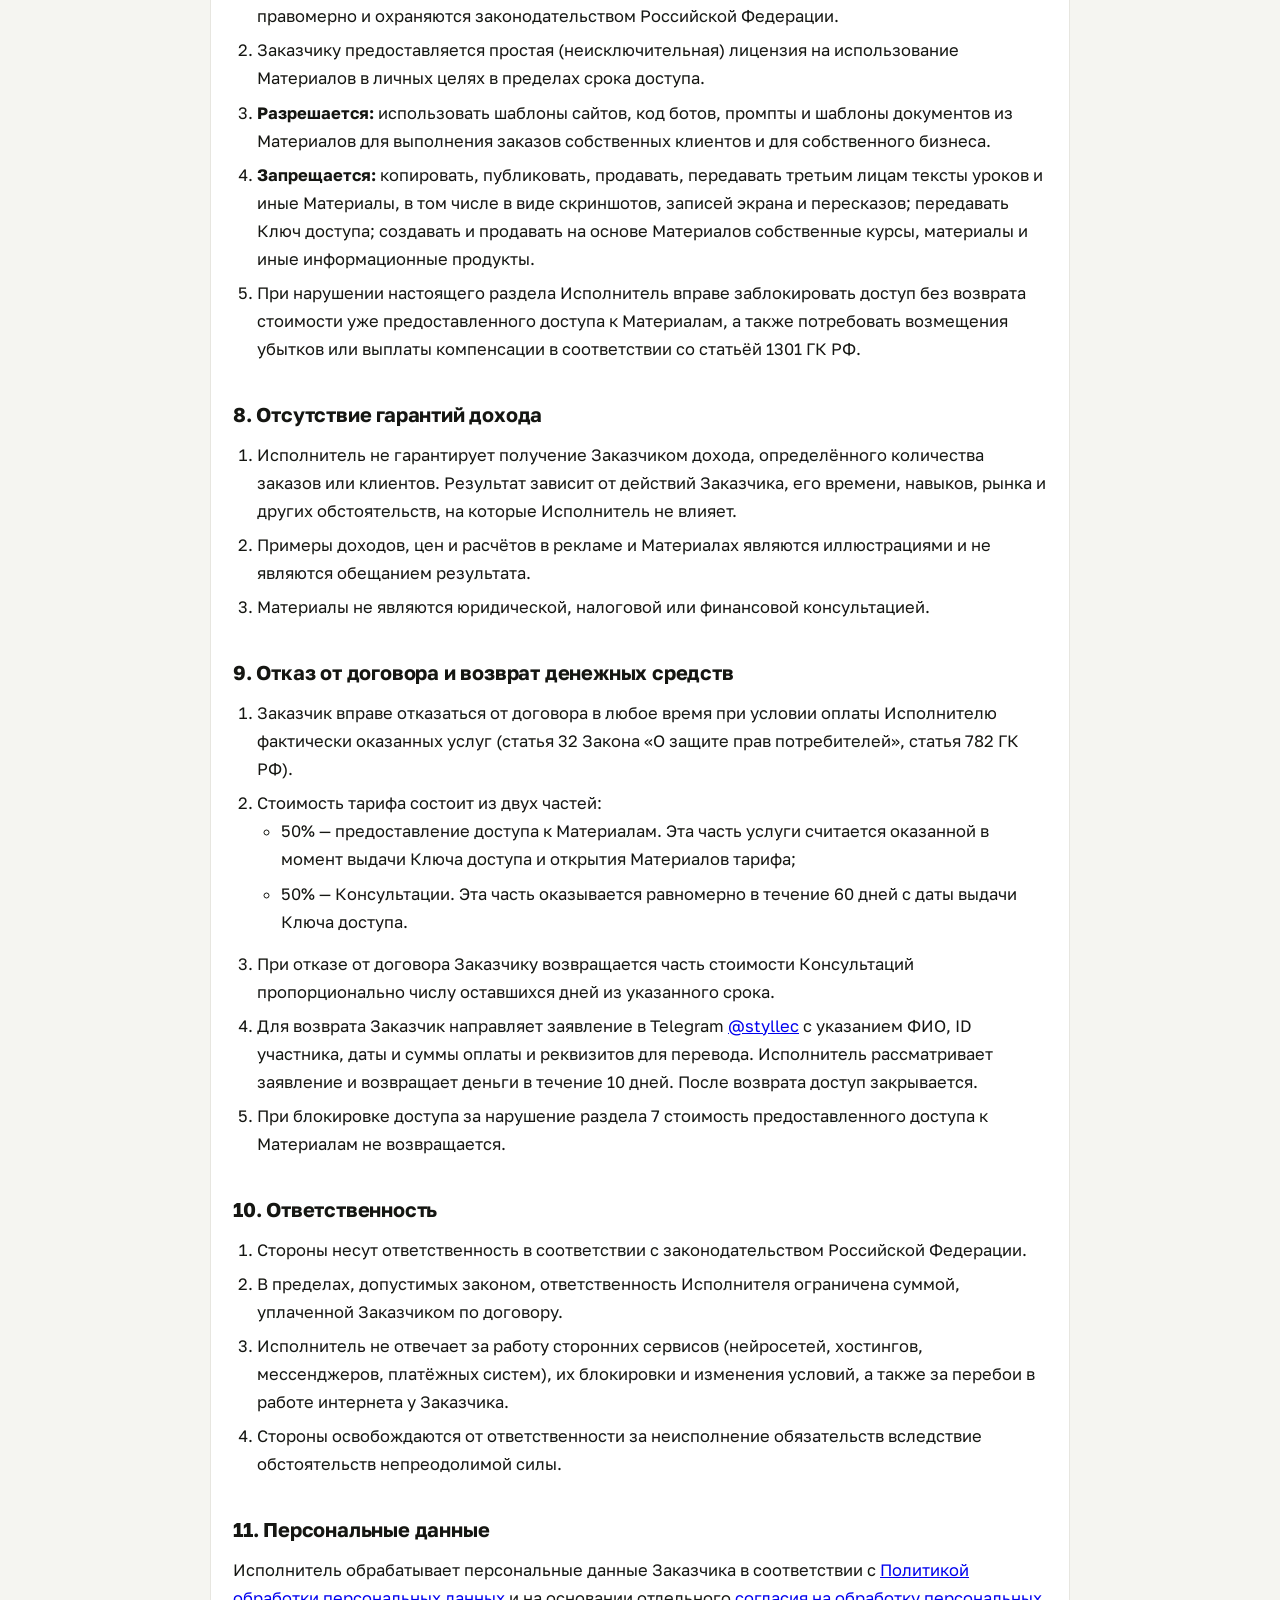
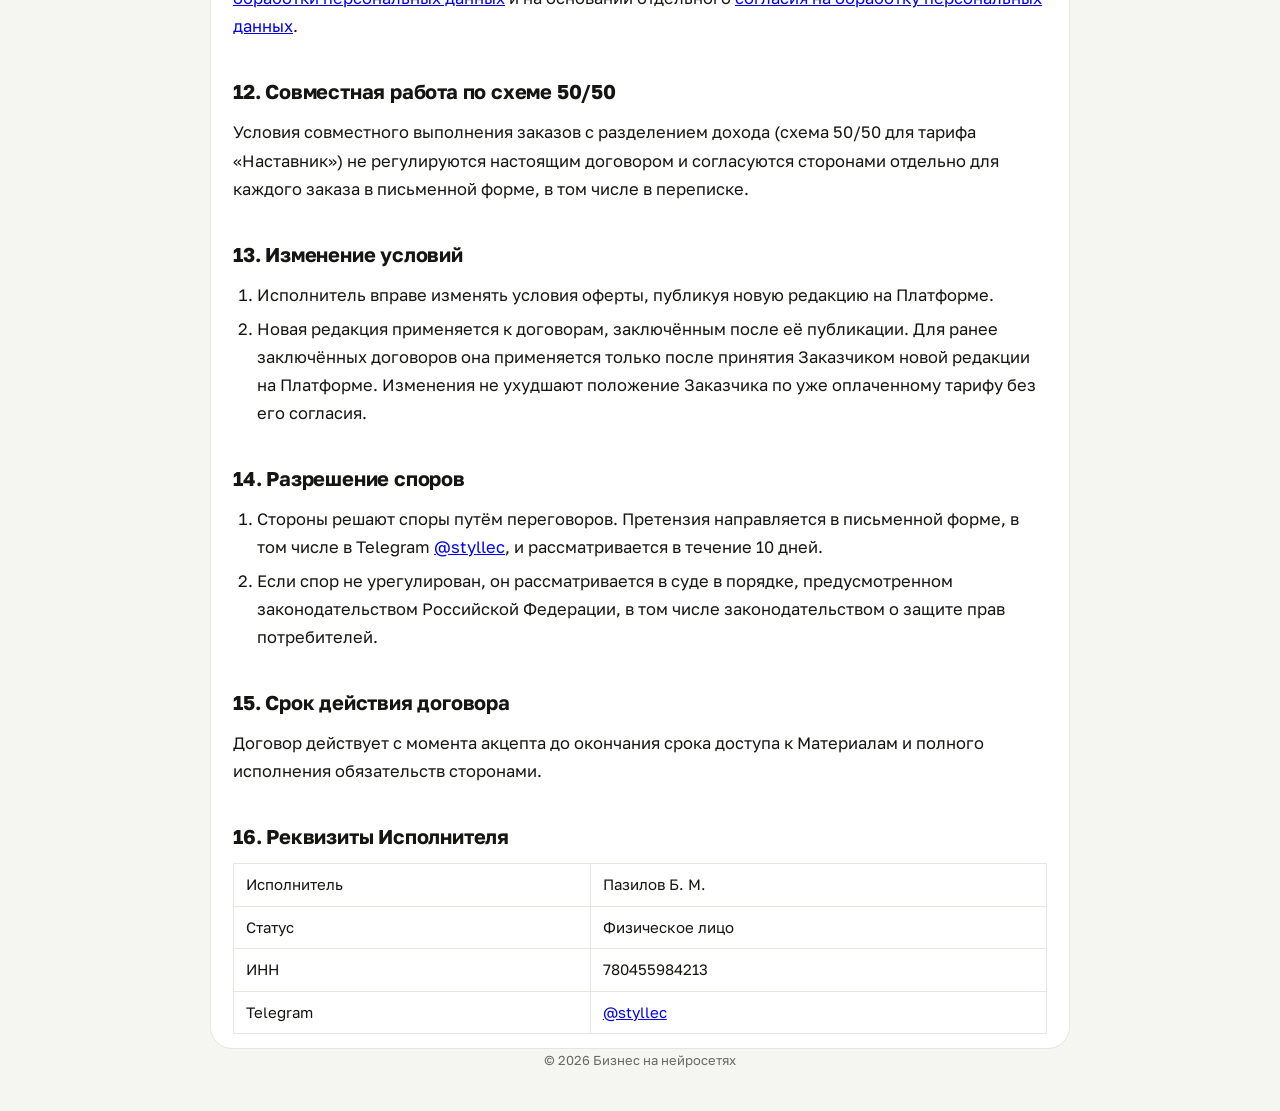
<file: oferta.html>
<!doctype html>
<html lang="ru">
<head>
<meta charset="utf-8">
<meta name="viewport" content="width=device-width, initial-scale=1">
<title>Договор-оферта · Бизнес на нейросетях</title>
<meta name="robots" content="noindex">
<link rel="stylesheet" href="https://fonts.googleapis.com/css2?family=Golos+Text:wght@400;600;700&display=swap">
<link rel="stylesheet" href="docs.css">
</head>
<body>
<div class="top"><div class="wrap"><a href="./">Бизнес на нейросетях</a><nav><a href="oferta.html" aria-current="page">Договор-оферта</a><a href="privacy.html">Политика конфиденциальности</a><a href="consent.html">Согласие на обработку данных</a></nav></div></div>
<main class="wrap">
<button class="print" onclick="window.print()">Распечатать или сохранить в PDF</button>
<h1>Договор-оферта</h1>
<p class="meta">на предоставление доступа к информационным материалам «Бизнес на нейросетях» и оказание консультационных услуг<br>Редакция № 2 от 25 октября 2026 года</p>

<div class="box">Пожалуйста, внимательно прочитайте этот договор. Оплачивая доступ или отмечая согласие при первом входе на Платформу, вы заключаете договор на изложенных ниже условиях.</div>

<h2>1. Общие положения</h2>
<ol>
<li>Настоящий документ является публичной офертой (предложением заключить договор) в соответствии с пунктом 2 статьи 437 Гражданского кодекса Российской Федерации.</li>
<li>Исполнитель: Пазилов Б. М., физическое лицо, ИНН 780455984213. Контакты: Telegram <a href="https://t.me/styllec">@styllec</a>.</li>
<li>Заказчик: дееспособное физическое лицо, достигшее 18 лет, которое приняло условия настоящей оферты.</li>
<li>Акцептом (принятием) оферты признаётся любое из действий: оплата доступа к Материалам или проставление отметки о согласии с офертой при первом входе на Платформу (пункт 3 статьи 438 ГК РФ). С момента акцепта договор считается заключённым.</li>
<li>Заказчик подтверждает, что до акцепта ознакомился с условиями оферты, описанием Материалов и тарифов и что они ему понятны.</li>
</ol>

<h2>2. Термины</h2>
<ul>
<li><b>Платформа</b> — сайт Исполнителя, на котором размещены Материалы (в том числе по адресу api.ai-bizness.site), а также его иные адреса.</li>
<li><b>ID участника</b> — номер, который автоматически присваивается Заказчику и отображается в его личном кабинете. По ID участника Исполнитель находит Заказчика при обращениях, смене тарифа и возврате.</li>
<li><b>Ключ доступа</b> — персональный код вида AI-XXXX-XXXX-XXXX, который выдаётся Заказчику после оплаты и открывает Материалы его тарифа.</li>
<li><b>Материалы</b> — информационный продукт «Бизнес на нейросетях»: тексты уроков, изображения, шаблоны сайтов, код ботов, документы, промпты и иные материалы, размещённые на Платформе.</li>
<li><b>Тариф</b> — объём Материалов и консультаций, выбранный Заказчиком («Старт», «Заработок», «Наставник»). Состав тарифов указан на странице описания Материалов на момент оплаты.</li>
<li><b>Консультации</b> — ответы Исполнителя на вопросы и разбор заданий в мессенджере в объёме выбранного тарифа.</li>
</ul>

<h2>3. Предмет договора</h2>
<ol>
<li>Исполнитель предоставляет Заказчику доступ к Материалам в объёме выбранного тарифа и оказывает Консультации, а Заказчик оплачивает их.</li>
<li>Материалы носят информационный характер. Исполнитель не осуществляет образовательную деятельность, настоящий договор не является договором об образовании, документ об образовании или квалификации не выдаётся.</li>
<li>Исполнитель вправе обновлять, дополнять и улучшать Материалы. Изменения не должны уменьшать объём тарифа, оплаченного Заказчиком.</li>
</ol>

<h2>4. Стоимость и порядок оплаты</h2>
<ol>
<li>Стоимость тарифов указывается на странице описания Материалов или в переписке с Исполнителем и фиксируется на момент оплаты.</li>
<li>Оплата производится в размере 100% стоимости тарифа до предоставления доступа, способом, согласованным в переписке с Исполнителем.</li>
<li>При повышении тарифа Заказчик доплачивает разницу между стоимостью нового и текущего тарифа. Ключ доступа при этом не меняется.</li>
<li>Факт оплаты подтверждается выдачей Ключа доступа. По запросу Заказчика Исполнитель подтверждает получение оплаты в переписке.</li>
</ol>

<h2>5. Порядок предоставления доступа</h2>
<ol>
<li>Исполнитель направляет Заказчику Ключ доступа в течение 24 часов после поступления оплаты.</li>
<li>Доступ к Материалам открывается после ввода Ключа доступа на Платформе и принятия настоящей оферты и согласия на обработку персональных данных.</li>
<li>Доступ предоставляется на срок не менее 12 месяцев с даты выдачи Ключа доступа.</li>
<li>Для работы с Материалами Заказчику необходимы устройство с доступом в интернет и аккаунты в сторонних сервисах (нейросети, хостинг, мессенджеры). Доступ к сторонним сервисам и их оплату Заказчик обеспечивает самостоятельно. Если Исполнитель помогает с их подключением, такая помощь оказывается по отдельной договорённости и не входит в стоимость тарифа, если иное прямо не указано.</li>
<li>Ключ доступа предназначен только для Заказчика. Одновременное использование Ключа несколькими людьми не допускается.</li>
<li>Ключ доступа работает на одном устройстве (браузере). Устройство привязывается при первом входе. Чтобы перейти на другое устройство, Заказчик выходит из личного кабинета на прежнем либо обращается к Исполнителю для сброса привязки.</li>
<li>Заказчик может приобрести доступ для дополнительных устройств. Стоимость указывается на Платформе или в переписке с Исполнителем и оплачивается в порядке раздела 4.</li>
</ol>

<h2>6. Права и обязанности сторон</h2>
<p><b>Исполнитель обязуется:</b></p>
<ul>
<li>обеспечить доступ к Материалам тарифа, за исключением времени технических работ и сбоев, не зависящих от Исполнителя;</li>
<li>отвечать на вопросы Заказчика в объёме и сроки, предусмотренные тарифом;</li>
<li>соблюдать конфиденциальность персональных данных Заказчика.</li>
</ul>
<p><b>Исполнитель вправе:</b></p>
<ul>
<li>приостановить или прекратить доступ Заказчика при нарушении разделов 5 и 7 настоящего договора;</li>
<li>отказать в Консультациях, если сообщения Заказчика содержат оскорбления или не относятся к Материалам.</li>
</ul>
<p><b>Заказчик обязуется:</b></p>
<ul>
<li>оплатить выбранный тариф;</li>
<li>не передавать Ключ доступа третьим лицам и не распространять Материалы;</li>
<li>предоставлять достоверные данные о себе;</li>
<li>при оказании услуг своим клиентам самостоятельно соблюдать законодательство, в том числе о рекламе, персональных данных, авторских правах и налогах.</li>
</ul>

<h2>7. Интеллектуальная собственность</h2>
<ol>
<li>Материалы являются объектами авторского права Исполнителя либо используются им правомерно и охраняются законодательством Российской Федерации.</li>
<li>Заказчику предоставляется простая (неисключительная) лицензия на использование Материалов в личных целях в пределах срока доступа.</li>
<li><b>Разрешается:</b> использовать шаблоны сайтов, код ботов, промпты и шаблоны документов из Материалов для выполнения заказов собственных клиентов и для собственного бизнеса.</li>
<li><b>Запрещается:</b> копировать, публиковать, продавать, передавать третьим лицам тексты уроков и иные Материалы, в том числе в виде скриншотов, записей экрана и пересказов; передавать Ключ доступа; создавать и продавать на основе Материалов собственные курсы, материалы и иные информационные продукты.</li>
<li>При нарушении настоящего раздела Исполнитель вправе заблокировать доступ без возврата стоимости уже предоставленного доступа к Материалам, а также потребовать возмещения убытков или выплаты компенсации в соответствии со статьёй 1301 ГК РФ.</li>
</ol>

<h2>8. Отсутствие гарантий дохода</h2>
<ol>
<li>Исполнитель не гарантирует получение Заказчиком дохода, определённого количества заказов или клиентов. Результат зависит от действий Заказчика, его времени, навыков, рынка и других обстоятельств, на которые Исполнитель не влияет.</li>
<li>Примеры доходов, цен и расчётов в рекламе и Материалах являются иллюстрациями и не являются обещанием результата.</li>
<li>Материалы не являются юридической, налоговой или финансовой консультацией.</li>
</ol>

<h2>9. Отказ от договора и возврат денежных средств</h2>
<ol>
<li>Заказчик вправе отказаться от договора в любое время при условии оплаты Исполнителю фактически оказанных услуг (статья 32 Закона «О защите прав потребителей», статья 782 ГК РФ).</li>
<li>Стоимость тарифа состоит из двух частей:
  <ul>
  <li>50% — предоставление доступа к Материалам. Эта часть услуги считается оказанной в момент выдачи Ключа доступа и открытия Материалов тарифа;</li>
  <li>50% — Консультации. Эта часть оказывается равномерно в течение 60 дней с даты выдачи Ключа доступа.</li>
  </ul>
</li>
<li>При отказе от договора Заказчику возвращается часть стоимости Консультаций пропорционально числу оставшихся дней из указанного срока.</li>
<li>Для возврата Заказчик направляет заявление в Telegram <a href="https://t.me/styllec">@styllec</a> с указанием ФИО, ID участника, даты и суммы оплаты и реквизитов для перевода. Исполнитель рассматривает заявление и возвращает деньги в течение 10 дней. После возврата доступ закрывается.</li>
<li>При блокировке доступа за нарушение раздела 7 стоимость предоставленного доступа к Материалам не возвращается.</li>
</ol>

<h2>10. Ответственность</h2>
<ol>
<li>Стороны несут ответственность в соответствии с законодательством Российской Федерации.</li>
<li>В пределах, допустимых законом, ответственность Исполнителя ограничена суммой, уплаченной Заказчиком по договору.</li>
<li>Исполнитель не отвечает за работу сторонних сервисов (нейросетей, хостингов, мессенджеров, платёжных систем), их блокировки и изменения условий, а также за перебои в работе интернета у Заказчика.</li>
<li>Стороны освобождаются от ответственности за неисполнение обязательств вследствие обстоятельств непреодолимой силы.</li>
</ol>

<h2>11. Персональные данные</h2>
<p>Исполнитель обрабатывает персональные данные Заказчика в соответствии с <a href="privacy.html">Политикой обработки персональных данных</a> и на основании отдельного <a href="consent.html">согласия на обработку персональных данных</a>.</p>

<h2>12. Совместная работа по схеме 50/50</h2>
<p>Условия совместного выполнения заказов с разделением дохода (схема 50/50 для тарифа «Наставник») не регулируются настоящим договором и согласуются сторонами отдельно для каждого заказа в письменной форме, в том числе в переписке.</p>

<h2>13. Изменение условий</h2>
<ol>
<li>Исполнитель вправе изменять условия оферты, публикуя новую редакцию на Платформе.</li>
<li>Новая редакция применяется к договорам, заключённым после её публикации. Для ранее заключённых договоров она применяется только после принятия Заказчиком новой редакции на Платформе. Изменения не ухудшают положение Заказчика по уже оплаченному тарифу без его согласия.</li>
</ol>

<h2>14. Разрешение споров</h2>
<ol>
<li>Стороны решают споры путём переговоров. Претензия направляется в письменной форме, в том числе в Telegram <a href="https://t.me/styllec">@styllec</a>, и рассматривается в течение 10 дней.</li>
<li>Если спор не урегулирован, он рассматривается в суде в порядке, предусмотренном законодательством Российской Федерации, в том числе законодательством о защите прав потребителей.</li>
</ol>

<h2>15. Срок действия договора</h2>
<p>Договор действует с момента акцепта до окончания срока доступа к Материалам и полного исполнения обязательств сторонами.</p>

<h2>16. Реквизиты Исполнителя</h2>
<table>
<tr><td>Исполнитель</td><td>Пазилов Б. М.</td></tr>
<tr><td>Статус</td><td>Физическое лицо</td></tr>
<tr><td>ИНН</td><td>780455984213</td></tr>
<tr><td>Telegram</td><td><a href="https://t.me/styllec">@styllec</a></td></tr>
</table>
</main>
<footer>© 2026 Бизнес на нейросетях</footer>
</body>
</html>
</file>
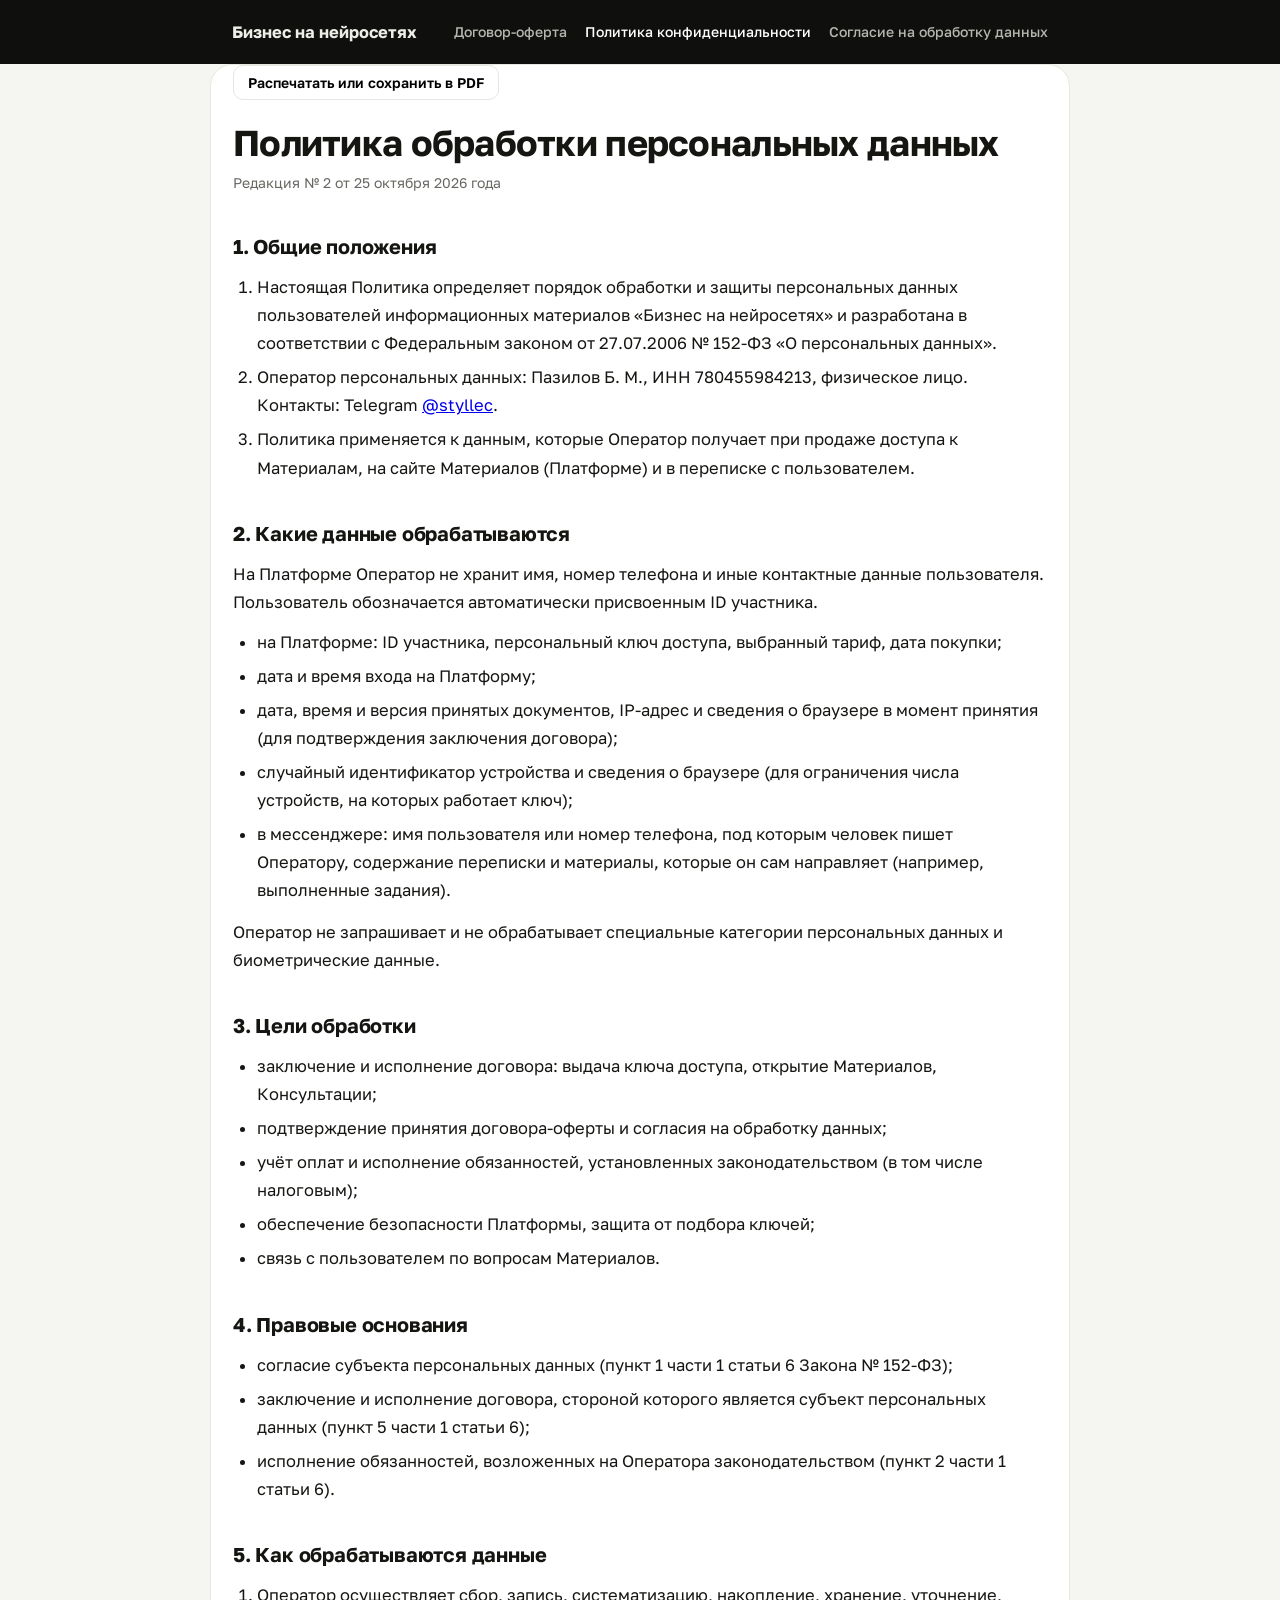
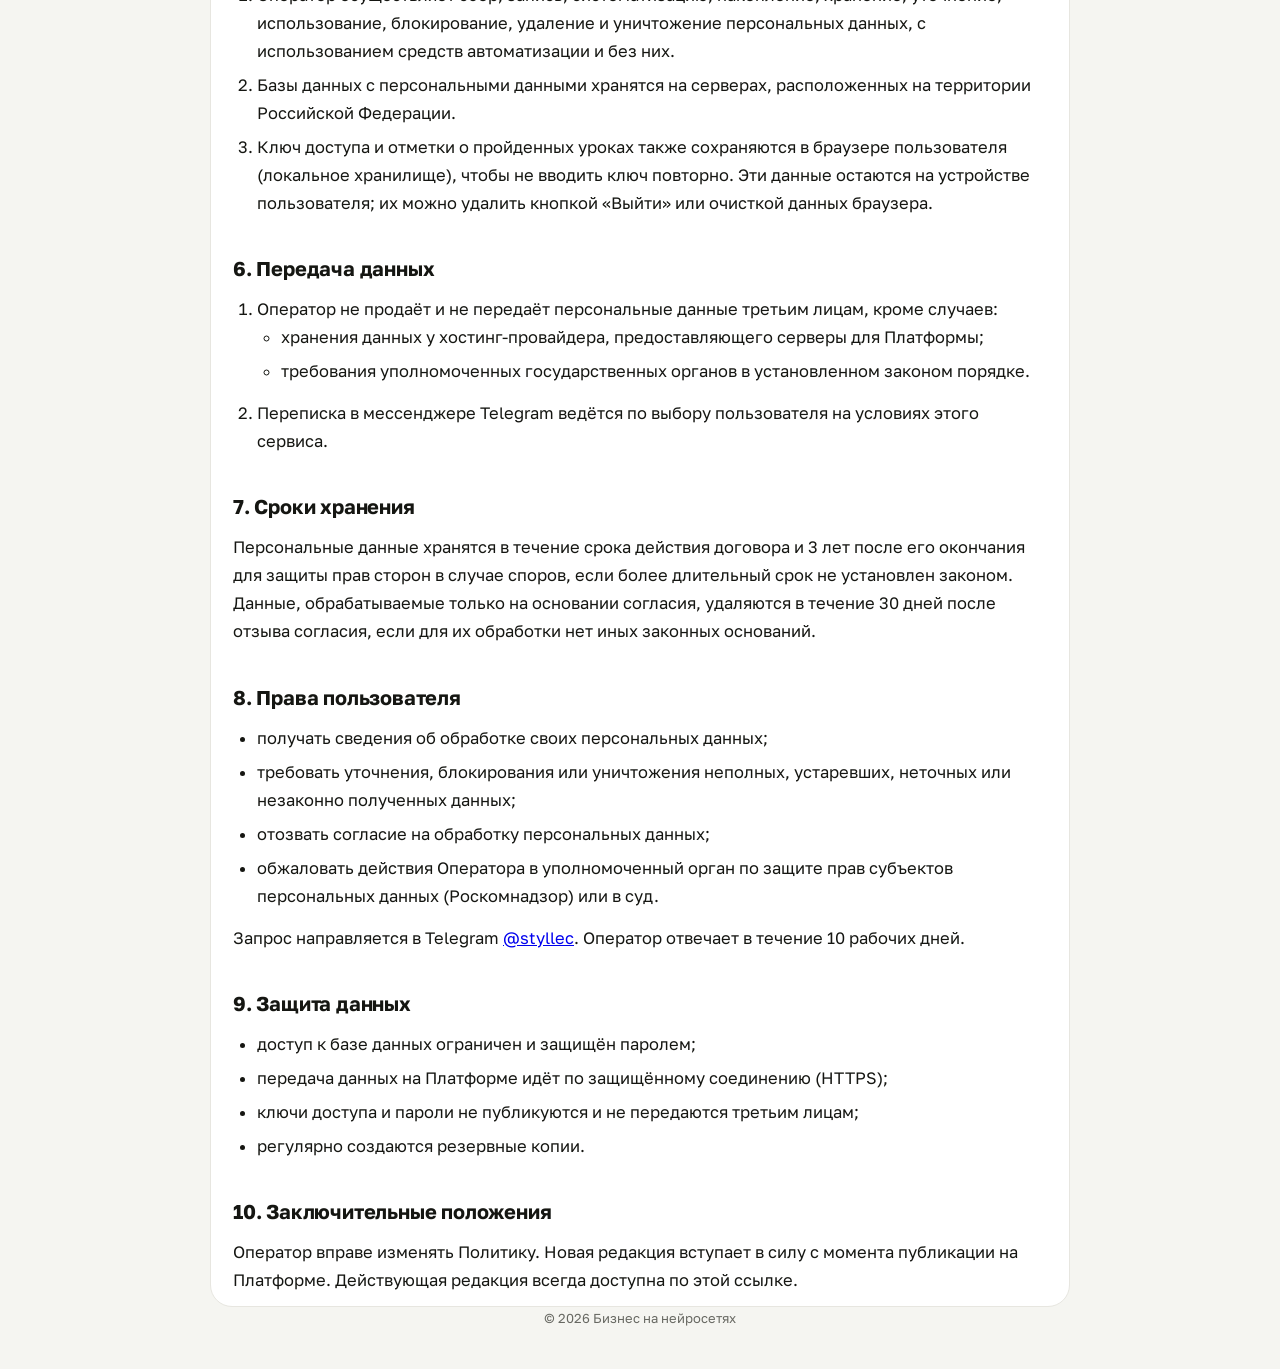
<file: privacy.html>
<!doctype html>
<html lang="ru">
<head>
<meta charset="utf-8">
<meta name="viewport" content="width=device-width, initial-scale=1">
<title>Политика обработки персональных данных · Бизнес на нейросетях</title>
<meta name="robots" content="noindex">
<link rel="stylesheet" href="https://fonts.googleapis.com/css2?family=Golos+Text:wght@400;600;700&display=swap">
<link rel="stylesheet" href="docs.css">
</head>
<body>
<div class="top"><div class="wrap"><a href="./">Бизнес на нейросетях</a><nav><a href="oferta.html">Договор-оферта</a><a href="privacy.html" aria-current="page">Политика конфиденциальности</a><a href="consent.html">Согласие на обработку данных</a></nav></div></div>
<main class="wrap">
<button class="print" onclick="window.print()">Распечатать или сохранить в PDF</button>
<h1>Политика обработки персональных данных</h1>
<p class="meta">Редакция № 2 от 25 октября 2026 года</p>

<h2>1. Общие положения</h2>
<ol>
<li>Настоящая Политика определяет порядок обработки и защиты персональных данных пользователей информационных материалов «Бизнес на нейросетях» и разработана в соответствии с Федеральным законом от 27.07.2006 № 152-ФЗ «О персональных данных».</li>
<li>Оператор персональных данных: Пазилов Б. М., ИНН 780455984213, физическое лицо. Контакты: Telegram <a href="https://t.me/styllec">@styllec</a>.</li>
<li>Политика применяется к данным, которые Оператор получает при продаже доступа к Материалам, на сайте Материалов (Платформе) и в переписке с пользователем.</li>
</ol>

<h2>2. Какие данные обрабатываются</h2>
<p>На Платформе Оператор не хранит имя, номер телефона и иные контактные данные пользователя. Пользователь обозначается автоматически присвоенным ID участника.</p>
<ul>
<li>на Платформе: ID участника, персональный ключ доступа, выбранный тариф, дата покупки;</li>
<li>дата и время входа на Платформу;</li>
<li>дата, время и версия принятых документов, IP-адрес и сведения о браузере в момент принятия (для подтверждения заключения договора);</li>
<li>случайный идентификатор устройства и сведения о браузере (для ограничения числа устройств, на которых работает ключ);</li>
<li>в мессенджере: имя пользователя или номер телефона, под которым человек пишет Оператору, содержание переписки и материалы, которые он сам направляет (например, выполненные задания).</li>
</ul>
<p>Оператор не запрашивает и не обрабатывает специальные категории персональных данных и биометрические данные.</p>

<h2>3. Цели обработки</h2>
<ul>
<li>заключение и исполнение договора: выдача ключа доступа, открытие Материалов, Консультации;</li>
<li>подтверждение принятия договора-оферты и согласия на обработку данных;</li>
<li>учёт оплат и исполнение обязанностей, установленных законодательством (в том числе налоговым);</li>
<li>обеспечение безопасности Платформы, защита от подбора ключей;</li>
<li>связь с пользователем по вопросам Материалов.</li>
</ul>

<h2>4. Правовые основания</h2>
<ul>
<li>согласие субъекта персональных данных (пункт 1 части 1 статьи 6 Закона № 152-ФЗ);</li>
<li>заключение и исполнение договора, стороной которого является субъект персональных данных (пункт 5 части 1 статьи 6);</li>
<li>исполнение обязанностей, возложенных на Оператора законодательством (пункт 2 части 1 статьи 6).</li>
</ul>

<h2>5. Как обрабатываются данные</h2>
<ol>
<li>Оператор осуществляет сбор, запись, систематизацию, накопление, хранение, уточнение, использование, блокирование, удаление и уничтожение персональных данных, с использованием средств автоматизации и без них.</li>
<li>Базы данных с персональными данными хранятся на серверах, расположенных на территории Российской Федерации.</li>
<li>Ключ доступа и отметки о пройденных уроках также сохраняются в браузере пользователя (локальное хранилище), чтобы не вводить ключ повторно. Эти данные остаются на устройстве пользователя; их можно удалить кнопкой «Выйти» или очисткой данных браузера.</li>
</ol>

<h2>6. Передача данных</h2>
<ol>
<li>Оператор не продаёт и не передаёт персональные данные третьим лицам, кроме случаев:
  <ul>
  <li>хранения данных у хостинг-провайдера, предоставляющего серверы для Платформы;</li>
  <li>требования уполномоченных государственных органов в установленном законом порядке.</li>
  </ul>
</li>
<li>Переписка в мессенджере Telegram ведётся по выбору пользователя на условиях этого сервиса.</li>
</ol>

<h2>7. Сроки хранения</h2>
<p>Персональные данные хранятся в течение срока действия договора и 3 лет после его окончания для защиты прав сторон в случае споров, если более длительный срок не установлен законом. Данные, обрабатываемые только на основании согласия, удаляются в течение 30 дней после отзыва согласия, если для их обработки нет иных законных оснований.</p>

<h2>8. Права пользователя</h2>
<ul>
<li>получать сведения об обработке своих персональных данных;</li>
<li>требовать уточнения, блокирования или уничтожения неполных, устаревших, неточных или незаконно полученных данных;</li>
<li>отозвать согласие на обработку персональных данных;</li>
<li>обжаловать действия Оператора в уполномоченный орган по защите прав субъектов персональных данных (Роскомнадзор) или в суд.</li>
</ul>
<p>Запрос направляется в Telegram <a href="https://t.me/styllec">@styllec</a>. Оператор отвечает в течение 10 рабочих дней.</p>

<h2>9. Защита данных</h2>
<ul>
<li>доступ к базе данных ограничен и защищён паролем;</li>
<li>передача данных на Платформе идёт по защищённому соединению (HTTPS);</li>
<li>ключи доступа и пароли не публикуются и не передаются третьим лицам;</li>
<li>регулярно создаются резервные копии.</li>
</ul>

<h2>10. Заключительные положения</h2>
<p>Оператор вправе изменять Политику. Новая редакция вступает в силу с момента публикации на Платформе. Действующая редакция всегда доступна по этой ссылке.</p>
</main>
<footer>© 2026 Бизнес на нейросетях</footer>
</body>
</html>
</file>
<file: docs.css>
:root{--bg:#F5F5F1;--surface:#fff;--text:#151612;--muted:#676862;--line:#E7E6E0;--accent:#C5F23A;--ink:#0F100D;--font:"Golos Text",system-ui,-apple-system,"Segoe UI",Roboto,sans-serif}
*{box-sizing:border-box}
body{margin:0;background:var(--bg);color:var(--text);font:400 16.5px/1.7 var(--font);-webkit-font-smoothing:antialiased}
.top{background:var(--ink);color:#EDEEE8;padding:18px 0}
.top .wrap{display:flex;align-items:center;justify-content:space-between;gap:16px}
.top a{color:#EDEEE8;text-decoration:none;font-weight:700}
.top nav{display:flex;gap:18px;flex-wrap:wrap;font-size:14px}
.top nav a{font-weight:500;color:#B5B6AF}
.top nav a:hover,.top nav a[aria-current]{color:#fff}
.wrap{max-width:860px;margin:0 auto;padding:0 22px}
main{background:var(--surface);border:1px solid var(--line);border-radius:22px;margin:28px auto 60px;padding:44px 48px}
h1{font-size:clamp(26px,4vw,36px);line-height:1.15;letter-spacing:-.02em;margin:0 0 8px}
.meta{color:var(--muted);font-size:14px;margin:0 0 28px}
h2{font-size:20px;margin:34px 0 10px;letter-spacing:-.01em}
p{margin:0 0 12px}
ol,ul{margin:0 0 14px;padding-left:24px}
li{margin:0 0 6px}
mark{background:#FFF3B0;padding:0 4px;border-radius:4px}
.box{background:var(--bg);border:1px solid var(--line);border-radius:14px;padding:16px 20px;margin:0 0 20px}
table{border-collapse:collapse;width:100%;margin:0 0 14px;font-size:15px}
td,th{border:1px solid var(--line);padding:8px 12px;text-align:left;vertical-align:top}
.print{display:inline-flex;align-items:center;gap:8px;margin-bottom:22px;border:1px solid var(--line);background:var(--surface);border-radius:10px;padding:8px 14px;font:600 14px var(--font);cursor:pointer}
footer{color:var(--muted);font-size:13px;text-align:center;padding:0 0 40px}
@media(max-width:640px){main{padding:26px 20px;border-radius:16px;margin:16px auto 40px}}
@media print{.top,.print,footer{display:none}main{border:0;margin:0;padding:0}body{background:#fff}}
</file>
